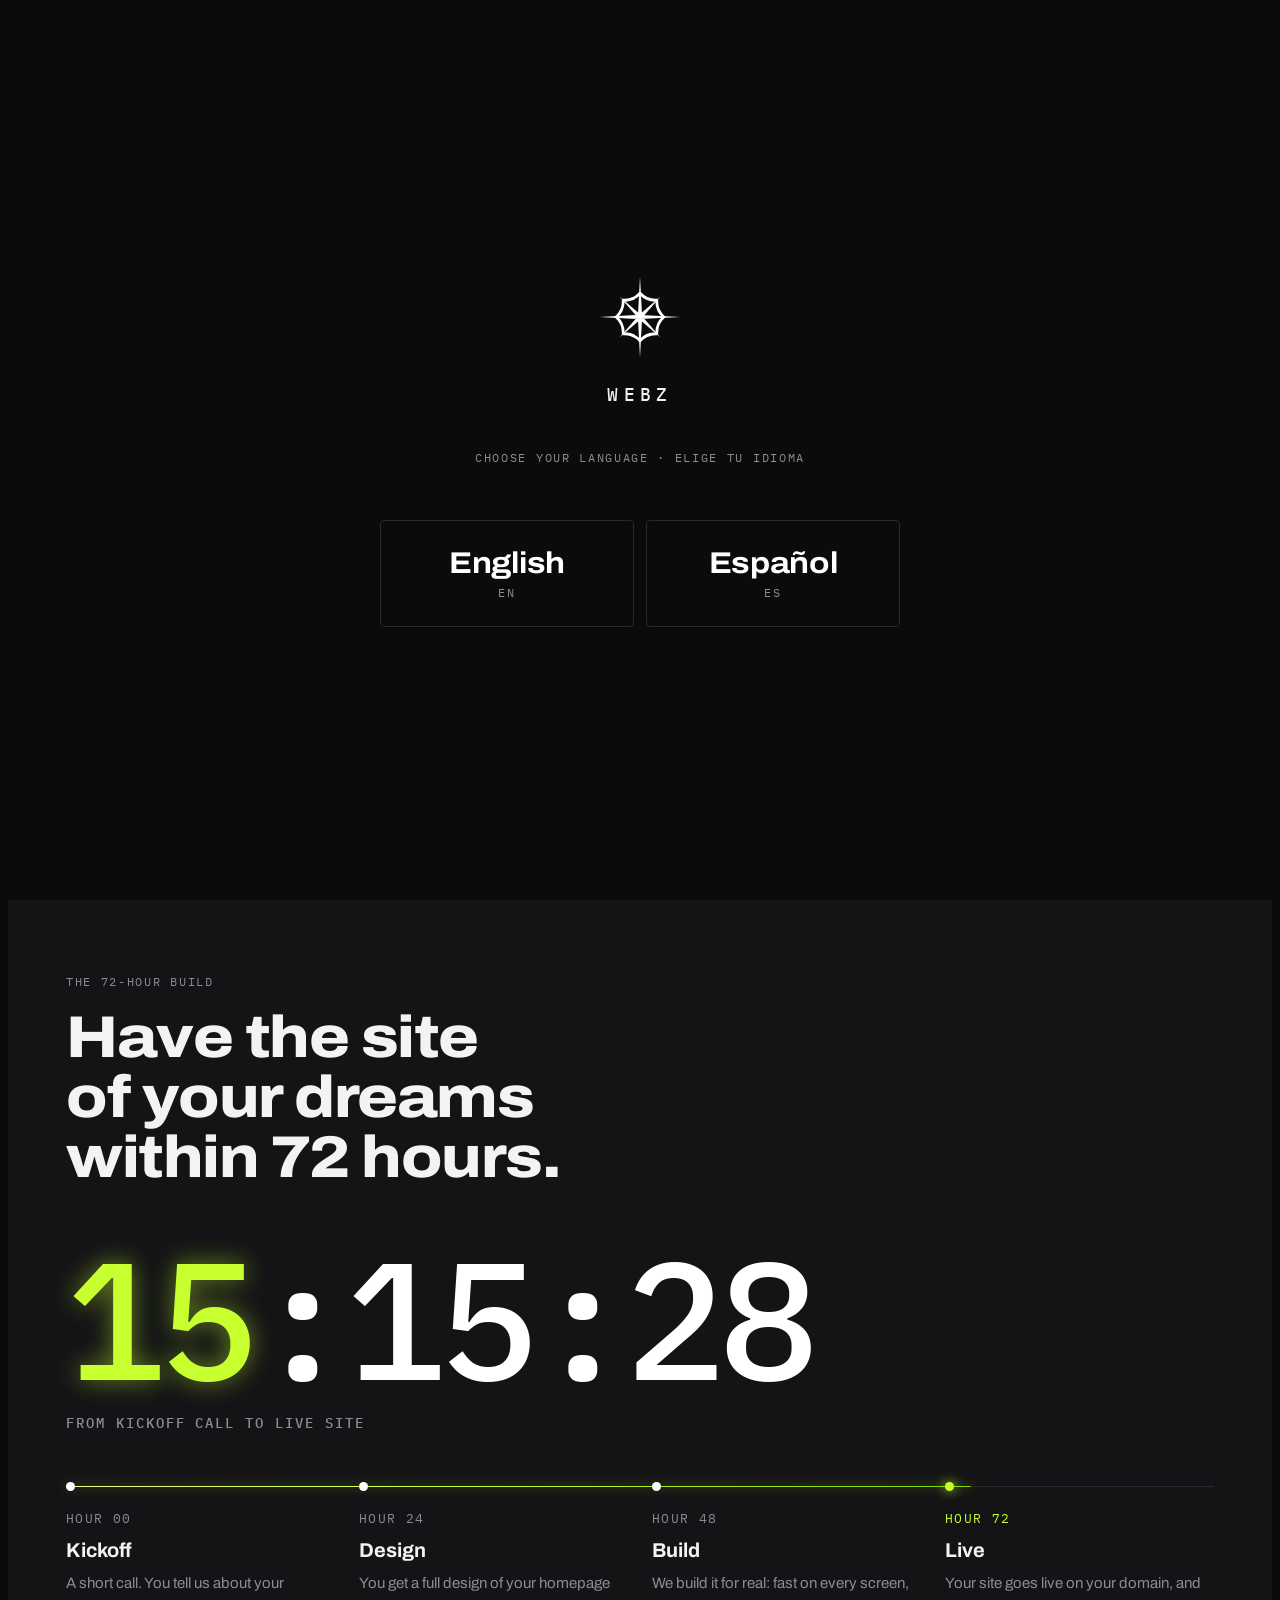
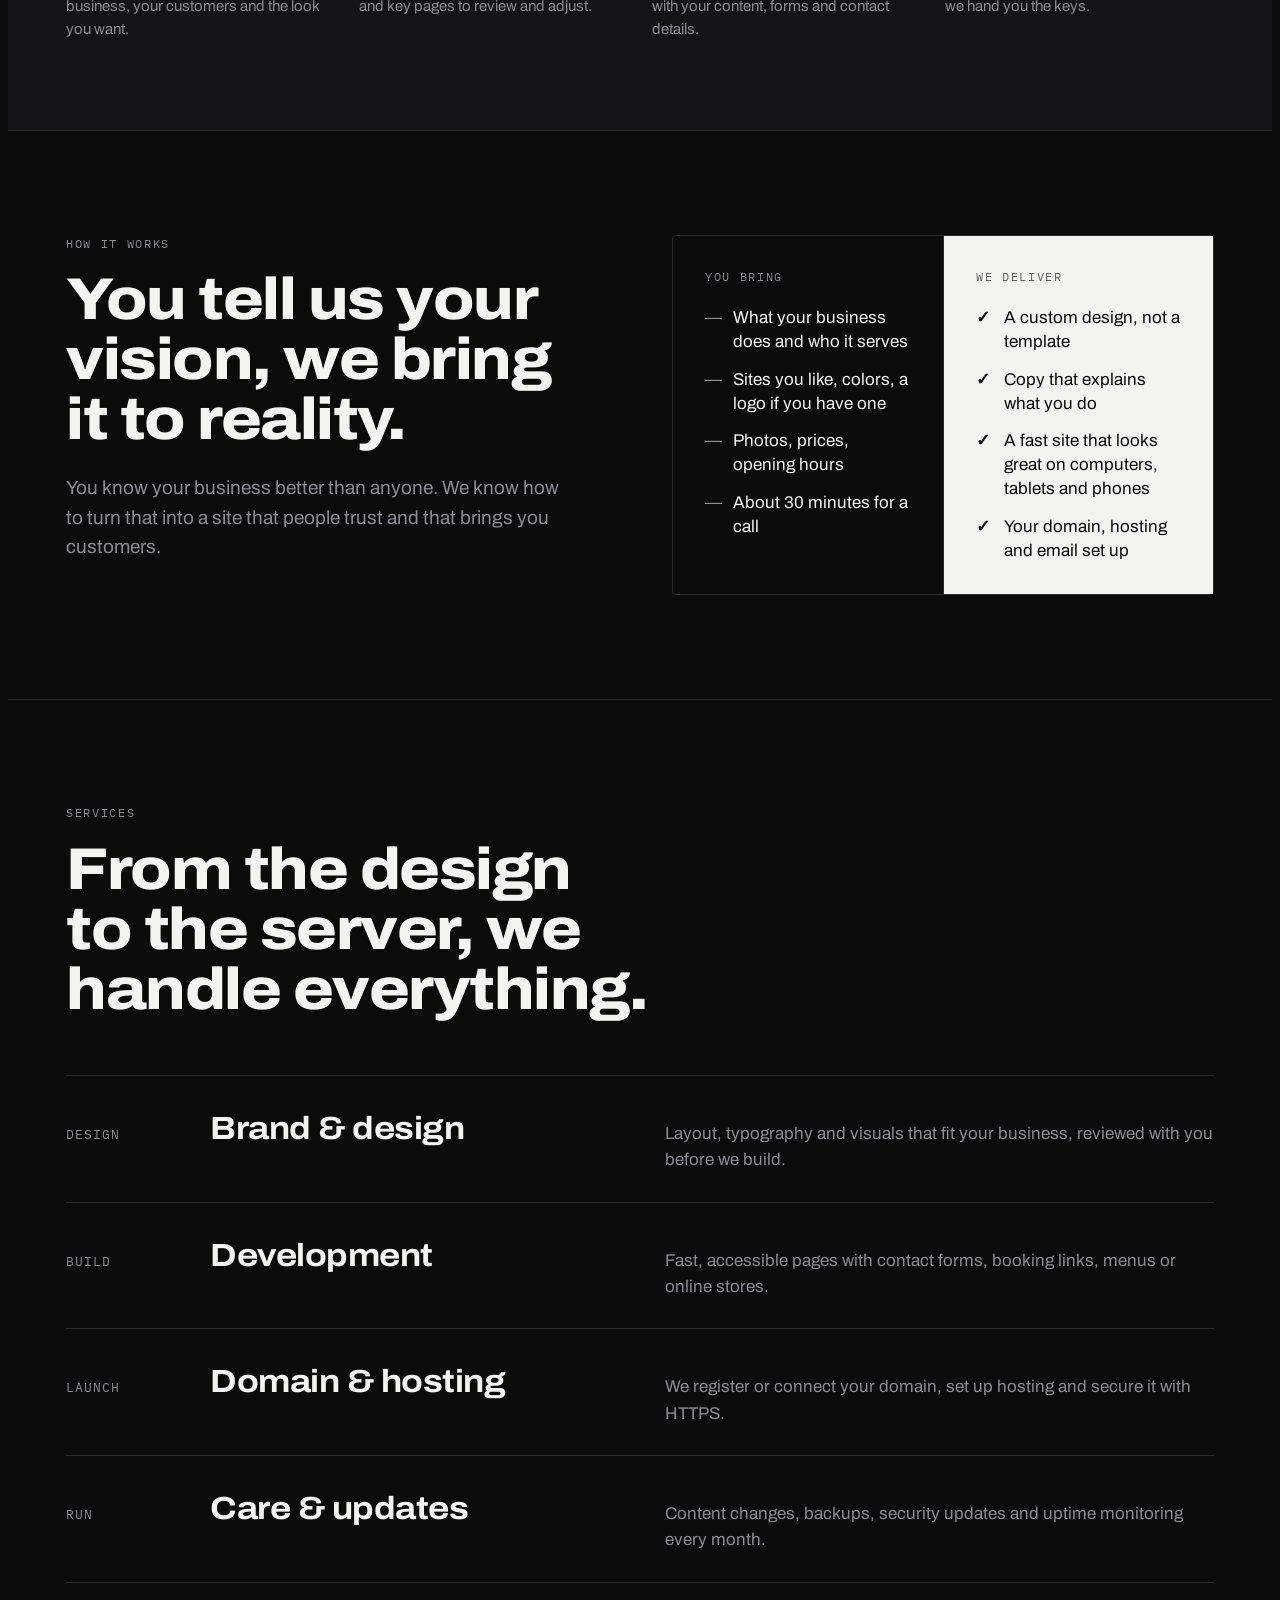
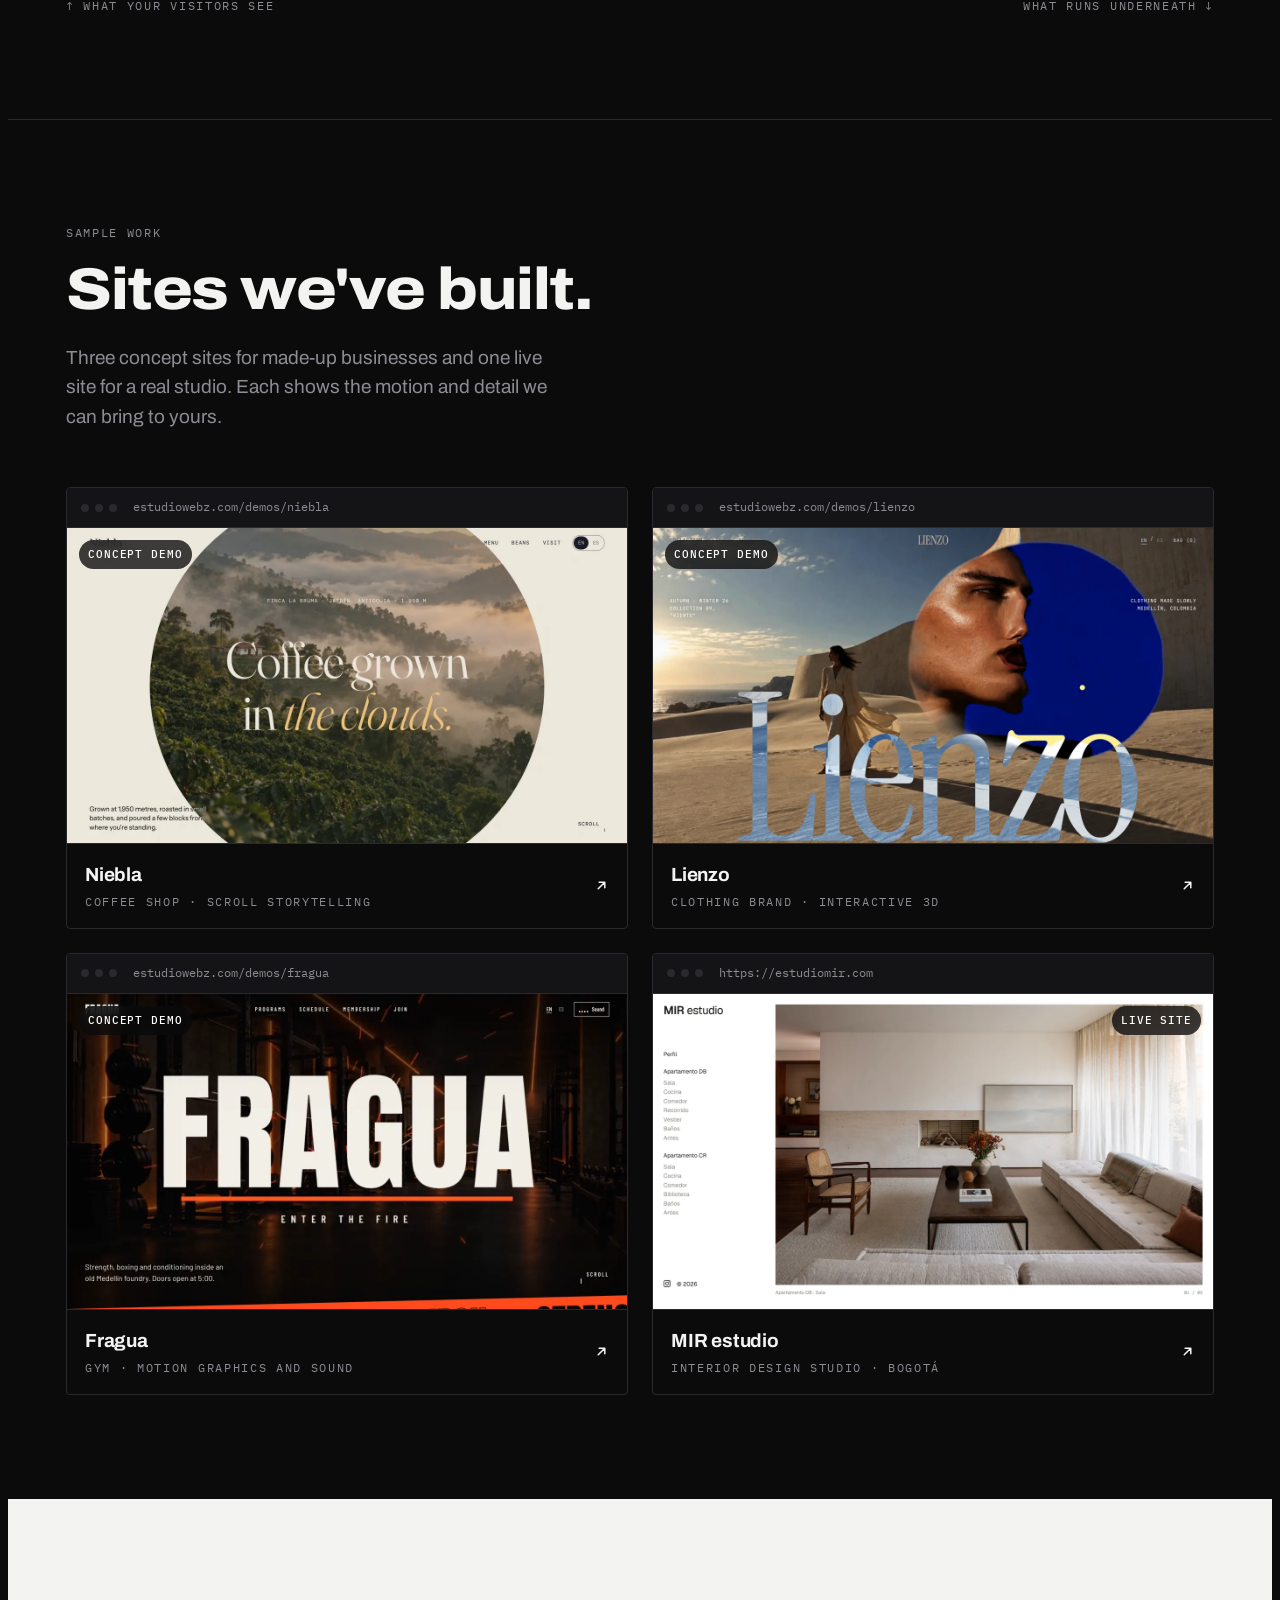
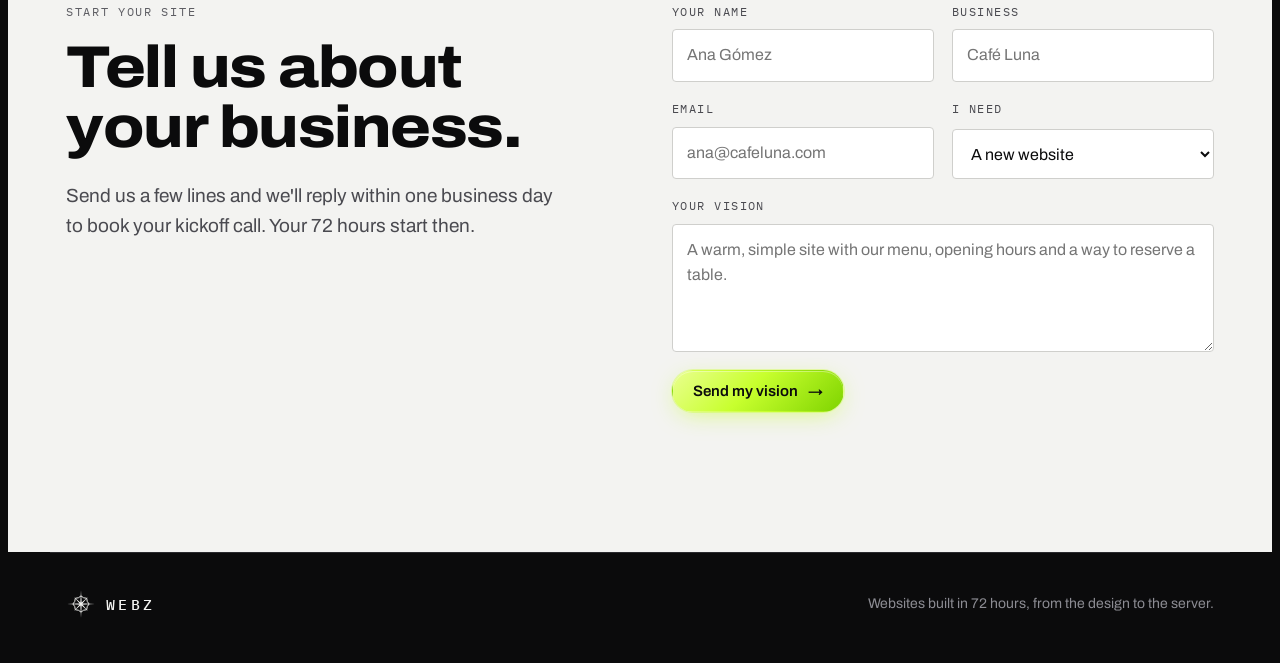
<file: index.html>
<!doctype html>
<html lang="en">
<head>
<meta charset="utf-8">
<meta name="viewport" content="width=device-width, initial-scale=1, viewport-fit=cover">
<title>Webz</title>
<meta name="description" content="Webz builds fast, bilingual websites for small businesses. Sitios web bilingües para pequeños negocios.">
<link rel="canonical" href="https://estudiowebz.com/">
<meta property="og:title" content="Webz">
<meta property="og:url" content="https://estudiowebz.com/">
<meta property="og:type" content="website">
<link rel="preconnect" href="https://fonts.googleapis.com">
<link rel="preconnect" href="https://fonts.gstatic.com" crossorigin>
<link rel="stylesheet" href="https://fonts.googleapis.com/css2?family=Archivo:wdth,wght@62..125,300..900&family=IBM+Plex+Mono:wght@400;500&display=swap">
<style>
/* Layout: one strict monochrome sheet. Wide-set display type, mono labels like the sketch, the web mark as the only image. Dark by design, like the brand sketch. */
:root {
  --ink: #0b0b0c;
  --ink-2: #141416;
  --line: #2a2a2e;
  --mute: #8c8c93;
  --paper: #f3f3f1;
  --white: #ffffff;
  --display: "Archivo", "Helvetica Neue", Arial, sans-serif;
  --body: "Archivo", "Helvetica Neue", Arial, sans-serif;
  --mono: "IBM Plex Mono", ui-monospace, "SF Mono", Menlo, monospace;
  --gutter: max(16px, env(safe-area-inset-left, 0px));
  --gutter-r: max(16px, env(safe-area-inset-right, 0px));
  color-scheme: dark;
}
* { box-sizing: border-box; }
html { scroll-behavior: smooth; }
body {
  background: var(--ink);
  color: var(--paper);
  font-family: var(--body);
  font-size: 17px;
  line-height: 1.55;
  -webkit-font-smoothing: antialiased;
}
body::before { content: ""; position: fixed; inset: 0 0 auto; height: env(safe-area-inset-top, 0px); z-index: 10; background: var(--ink); }
a { color: inherit; }
:focus-visible { outline: 2px solid var(--white); outline-offset: 3px; }

.wrap {
  max-width: 1180px;
  margin: 0 auto;
  padding-left: var(--gutter);
  padding-right: var(--gutter-r);
}
.label {
  font-family: var(--mono);
  font-size: 12px;
  letter-spacing: 0.14em;
  text-transform: uppercase;
  color: var(--mute);
}

/* Nav */
header.nav {
  position: sticky;
  top: env(safe-area-inset-top, 0px);
  z-index: 5;
  background: color-mix(in srgb, var(--ink) 88%, transparent);
  backdrop-filter: blur(10px);
  -webkit-backdrop-filter: blur(10px);
  border-bottom: 1px solid var(--line);
}
.nav .wrap { display: flex; align-items: center; justify-content: space-between; gap: 16px; padding-block: 14px; }
.brand { display: flex; align-items: center; gap: 10px; text-decoration: none; }
.brand svg { width: 30px; height: 30px; }
.brand span { font-family: var(--mono); font-weight: 500; letter-spacing: 0.22em; font-size: 15px; }
.nav nav { display: flex; align-items: center; gap: 24px; }
.nav nav a.link { text-decoration: none; font-size: 15px; color: var(--mute); transition: color .2s; }
.nav nav a.link:hover { color: var(--white); }
.btn {
  display: inline-flex; align-items: center; gap: 10px;
  font-family: var(--body); font-weight: 600; font-size: 15px;
  text-decoration: none; cursor: pointer;
  padding: 12px 20px; border-radius: 999px;
  background: var(--white); color: var(--ink);
  border: 1px solid var(--white);
  transition: background .2s, color .2s;
}
.btn:hover { background: transparent; color: var(--white); }
.btn.ghost { background: transparent; color: var(--white); border-color: var(--line); }
.btn.ghost:hover { border-color: var(--white); }
.btn .arrow { transition: transform .2s; }
.btn:hover .arrow { transform: translateX(3px); }

/* Hero */
.hero .wrap {
  display: grid;
  grid-template-columns: minmax(0, 1.25fr) minmax(0, 1fr);
  align-items: center;
  gap: 48px;
  padding-block: 88px 96px;
}
.hero h1 {
  font-family: var(--display);
  font-stretch: 112%;
  font-weight: 800;
  font-size: clamp(42px, 6.4vw, 84px);
  line-height: 0.98;
  letter-spacing: -0.03em;
  margin: 18px 0 0;
  text-wrap: balance;
}
.hero h1 em { font-style: normal; font-weight: 300; font-stretch: 100%; }
.hero p.lede { font-size: 20px; color: var(--mute); max-width: 34ch; margin: 28px 0 0; }
.hero .ctas { display: flex; flex-wrap: wrap; gap: 12px; margin-top: 36px; }
.mark { position: relative; aspect-ratio: 1; max-width: 100%; }
.mark svg { width: 100%; height: 100%; display: block; }
.mark .ring { fill: none; stroke: var(--white); stroke-width: 1.7; stroke-linejoin: round; }
.mark .spokes { fill: var(--white); }
.mark .guide { fill: none; stroke: var(--line); stroke-width: .25; }
@media (prefers-reduced-motion: no-preference) {
  .mark .ring { stroke-dasharray: 260; stroke-dashoffset: 0; animation: spin-in 1.6s cubic-bezier(.6,.05,.2,1) both .5s; }
  .mark .spokes path { transform-origin: 50px 50px; animation: grow .9s cubic-bezier(.3,.7,.2,1) both; }
  .mark .spokes path:nth-child(1) { animation-delay: .00s } .mark .spokes path:nth-child(2) { animation-delay: .06s }
  .mark .spokes path:nth-child(3) { animation-delay: .12s } .mark .spokes path:nth-child(4) { animation-delay: .18s }
  .mark .spokes path:nth-child(5) { animation-delay: .24s } .mark .spokes path:nth-child(6) { animation-delay: .30s }
  .mark .spokes path:nth-child(7) { animation-delay: .36s } .mark .spokes path:nth-child(8) { animation-delay: .42s }
  .mark .whole { transform-origin: 50px 50px; animation: drift 60s linear infinite 2.2s; }
}
@keyframes grow { from { transform: scale(.15); } to { transform: scale(1); } }
@keyframes spin-in { from { stroke-dashoffset: 260; } to { stroke-dashoffset: 0; } }
@keyframes drift { to { transform: rotate(360deg); } }

/* Clock band */
.clock { border-top: 1px solid var(--line); border-bottom: 1px solid var(--line); background: var(--ink-2); }
.clock .wrap { padding-block: 88px; }
.clock h2, .section h2 {
  font-family: var(--display); font-stretch: 112%; font-weight: 800;
  font-size: clamp(32px, 4.6vw, 60px); line-height: 1.02; letter-spacing: -0.025em;
  margin: 16px 0 0; max-width: 18ch; text-wrap: balance;
}
.timer {
  font-family: var(--mono); font-weight: 500;
  font-size: clamp(56px, 13vw, 168px); line-height: 1; letter-spacing: -0.04em;
  font-variant-numeric: tabular-nums;
  margin: 48px 0 0; color: var(--white);
}
.timer small { font-size: 14px; letter-spacing: .14em; color: var(--mute); display: block; margin-top: 14px; text-transform: uppercase; }
.track { position: relative; margin-top: 56px; }
.track .bar { height: 1px; background: var(--line); position: relative; }
.track .bar i { position: absolute; inset: 0 auto 0 0; width: 100%; background: var(--white); transform-origin: left; }
.stops { display: grid; grid-template-columns: repeat(4, minmax(0, 1fr)); gap: 24px; margin-top: 0; }
.stop { padding-top: 22px; position: relative; min-width: 0; }
.stop::before { content: ""; position: absolute; top: -5px; left: 0; width: 9px; height: 9px; border-radius: 50%; background: var(--white); }
.stop .h { font-family: var(--mono); font-size: 13px; letter-spacing: .1em; color: var(--mute); }
.stop h3 { font-size: 20px; font-weight: 700; margin: 6px 0 6px; }
.stop p { margin: 0; color: var(--mute); font-size: 15px; }

/* Sections */
.section .wrap { padding-block: 104px; }
.split { display: grid; grid-template-columns: minmax(0, 1fr) minmax(0, 1fr); gap: 64px; align-items: start; }
.section .intro { color: var(--mute); font-size: 19px; max-width: 46ch; margin: 24px 0 0; }

.vision { display: grid; grid-template-columns: minmax(0, 1fr) minmax(0, 1fr); border: 1px solid var(--line); border-radius: 4px; }
.vision > div { padding: 32px; min-width: 0; }
.vision > div + div { border-left: 1px solid var(--line); background: var(--paper); color: var(--ink); }
.vision > div + div .label { color: #5d5d63; }
.vision ul { list-style: none; padding: 0; margin: 20px 0 0; display: grid; gap: 14px; }
.vision li { font-size: 17px; line-height: 1.4; display: grid; grid-template-columns: 18px minmax(0, 1fr); gap: 10px; }
.vision li::before { content: "—"; color: var(--mute); }
.vision > div + div li::before { content: "✓"; color: var(--ink); font-weight: 700; }

/* Stack */
.stack { margin-top: 56px; border-top: 1px solid var(--line); }
.layer {
  display: grid; grid-template-columns: 120px minmax(0, 1.1fr) minmax(0, 1.4fr);
  gap: 24px; padding-block: 28px; border-bottom: 1px solid var(--line);
  align-items: baseline; transition: background .25s, padding .25s;
}
.layer:hover { background: var(--ink-2); }
.layer .lvl { font-family: var(--mono); font-size: 13px; color: var(--mute); letter-spacing: .08em; }
.layer h3 { font-family: var(--display); font-stretch: 112%; font-weight: 700; font-size: clamp(22px, 2.6vw, 32px); margin: 0; letter-spacing: -0.015em; }
.layer p { margin: 0; color: var(--mute); }
.stack-caption { display: flex; justify-content: space-between; margin-top: 14px; }


/* Sample work */
.work { margin-top: 56px; display: grid; grid-template-columns: repeat(2, minmax(0, 1fr)); gap: 24px; }
@media (max-width: 760px) { .work { grid-template-columns: minmax(0, 1fr); } }
.site { display: grid; text-decoration: none; border: 1px solid var(--line); border-radius: 4px; overflow: hidden; transition: border-color .2s; }
.site:hover { border-color: var(--white); }
.site .chrome { display: flex; align-items: center; gap: 6px; padding: 10px 14px; border-bottom: 1px solid var(--line); background: var(--ink-2); }
.site .chrome i { width: 8px; height: 8px; border-radius: 50%; background: var(--line); }
.site .chrome span { margin-left: 10px; font-family: var(--mono); font-size: 12px; color: var(--mute); }
.site .face { aspect-ratio: 16 / 9; max-width: 100%; display: grid; place-items: center; font-family: var(--display); font-stretch: 112%; font-weight: 800; font-size: clamp(26px, 3.4vw, 40px); letter-spacing: -0.02em; background: var(--ink); }
.site .meta { display: flex; justify-content: space-between; align-items: center; gap: 12px; padding: 16px 18px; border-top: 1px solid var(--line); }
.site .meta span:last-child { transition: transform .2s; }
.site:hover .meta span:last-child { transform: translate(3px, -3px); }
.site .shot { position: relative; overflow: hidden; }
.site .shot img { display: block; width: 100%; height: 100%; object-fit: cover; transition: transform .9s cubic-bezier(.16, 1, .3, 1); }
.site:hover .shot img, .site:focus-visible .shot img { transform: scale(1.045); }
.site .tag { position: absolute; left: 12px; top: 12px; padding: 6px 9px; border-radius: 999px; background: rgba(11,11,12,.78); color: var(--white); font-family: var(--mono); font-size: 11px; letter-spacing: .08em; text-transform: uppercase; -webkit-backdrop-filter: blur(8px); backdrop-filter: blur(8px); }
.site .meta .out { flex: none; }
.site .who { min-width: 0; }
.site .tag { font-weight: 500; font-stretch: 100%; }
.site .tag.end { left: auto; right: 12px; }
.site .who b { display: block; font-family: var(--display); font-weight: 700; font-size: 19px; letter-spacing: -0.01em; margin-bottom: 4px; }
@media (prefers-reduced-motion: reduce) { .site .shot img { transition: none; } }
.site .out { display: inline-flex; }

/* Language gate + switch */
.gate {
  position: fixed; inset: 0; z-index: 50;
  background: var(--ink);
  display: grid; place-items: center;
  padding: max(24px, env(safe-area-inset-top, 0px)) max(16px, env(safe-area-inset-right, 0px)) max(24px, env(safe-area-inset-bottom, 0px)) max(16px, env(safe-area-inset-left, 0px));
}
.gate .inner { display: grid; justify-items: center; gap: 28px; text-align: center; width: min(520px, 100%); }
.gate svg { width: 88px; height: 88px; color: var(--white); }
.gate .word { font-family: var(--mono); font-weight: 500; letter-spacing: .3em; font-size: 18px; margin-top: -8px; }
.gate .choices { display: grid; grid-template-columns: minmax(0, 1fr) minmax(0, 1fr); gap: 12px; width: 100%; margin-top: 12px; }
.gate button {
  font-family: var(--display); font-stretch: 112%; font-weight: 700; font-size: clamp(22px, 4vw, 30px); letter-spacing: -0.01em;
  padding: 26px 16px; border-radius: 4px; cursor: pointer;
  background: transparent; color: var(--white); border: 1px solid var(--line);
  display: grid; gap: 6px; transition: background .2s, color .2s, border-color .2s;
}
.gate button small { font-family: var(--mono); font-weight: 400; font-size: 12px; letter-spacing: .14em; color: var(--mute); font-stretch: 100%; }
.gate button:hover { background: var(--white); color: var(--ink); border-color: var(--white); }
.gate button:hover small { color: #5d5d63; }
@media (prefers-reduced-motion: no-preference) {
  .gate .inner { animation: rise .7s cubic-bezier(.3,.7,.2,1) both; }
  .gate.leaving { animation: fade .45s ease both; }
}
@keyframes rise { from { opacity: 0; transform: translateY(12px); } to { opacity: 1; transform: none; } }
@keyframes fade { to { opacity: 0; visibility: hidden; } }
body.gated { overflow: hidden; }
.lang { display: inline-flex; border: 1px solid var(--line); border-radius: 999px; padding: 3px; gap: 2px; }
.lang button { font-family: var(--mono); font-size: 12px; letter-spacing: .1em; padding: 6px 10px; border-radius: 999px; border: 0; background: transparent; color: var(--mute); cursor: pointer; }
.lang button[aria-pressed="true"] { background: var(--white); color: var(--ink); }

/* Contact */
.contact { background: var(--paper); color: var(--ink); }
.contact .label { color: #5d5d63; }
.contact .intro { color: #4a4a50; }
.contact h2 { color: var(--ink); }
form { display: grid; gap: 18px; }
.row { display: grid; grid-template-columns: minmax(0, 1fr) minmax(0, 1fr); gap: 18px; }
.field { display: grid; gap: 8px; min-width: 0; }
.field label { font-family: var(--mono); font-size: 12px; letter-spacing: .12em; text-transform: uppercase; color: #4a4a50; }
.field input, .field select, .field textarea {
  font: inherit; font-size: 16px; color: var(--ink);
  background: var(--white); border: 1px solid #cfcfcc; border-radius: 4px;
  padding: 13px 14px; width: 100%; color-scheme: light;
}
.field textarea { min-height: 128px; resize: vertical; }
.field input:focus, .field select:focus, .field textarea:focus { outline: 2px solid var(--ink); outline-offset: 0; border-color: var(--ink); }
.contact .btn { background: var(--ink); color: var(--paper); border-color: var(--ink); justify-self: start; }
.contact .btn:disabled { opacity: .5; cursor: progress; }
.contact .btn:hover { background: transparent; color: var(--ink); }
.contact :focus-visible { outline-color: var(--ink); }
.contact .call { margin-top: 32px; padding-top: 24px; border-top: 1px solid #d6d6da; max-width: 46ch; }
.contact .call p { margin: 0 0 16px; color: #4a4a50; }
.contact .btn.ghost { background: transparent; color: var(--ink); border-color: var(--ink); }
.contact .btn.ghost:hover { background: var(--ink); color: var(--paper); }
.note { font-family: var(--mono); font-size: 13px; color: #4a4a50; min-height: 1.4em; margin: 0; }

footer .wrap { display: flex; flex-wrap: wrap; justify-content: space-between; align-items: center; gap: 16px; padding-block: 36px; border-top: 1px solid var(--line); }
footer p { margin: 0; color: var(--mute); font-size: 14px; }

/* Accent: one shiny lime, used sparingly. Black and white stay the base. */
:root {
  --acc: #c8ff2e; --acc-hi: #e9ff8f; --acc-lo: #7fd400; --acc-rgb: 200, 255, 46;
  --shine: linear-gradient(135deg, var(--acc-hi) 0%, var(--acc) 45%, var(--acc-lo) 100%);
}
.btn:not(.ghost), .contact .btn:not(.ghost) {
  background: var(--shine); color: var(--ink); border-color: transparent;
  box-shadow: 0 0 0 1px rgba(var(--acc-rgb), .35), 0 6px 24px -6px rgba(var(--acc-rgb), .65), inset 0 1px 0 rgba(255, 255, 255, .35);
  transition: filter .2s, box-shadow .2s;
}
.btn:not(.ghost):hover, .contact .btn:not(.ghost):hover {
  background: var(--shine); color: var(--ink); filter: brightness(1.08);
  box-shadow: 0 0 0 1px rgba(var(--acc-rgb), .5), 0 8px 34px -4px rgba(var(--acc-rgb), .85), inset 0 1px 0 rgba(255, 255, 255, .4);
}
.btn.ghost:hover { border-color: var(--acc); color: var(--acc); }
.contact .btn.ghost:hover { color: var(--paper); border-color: var(--ink); }
.hl { background: var(--shine); -webkit-background-clip: text; background-clip: text; color: transparent; filter: drop-shadow(0 0 18px rgba(var(--acc-rgb), .35)); }
.hero .label::before { content: ""; display: inline-block; width: 7px; height: 7px; border-radius: 50%; background: var(--acc); box-shadow: 0 0 10px rgba(var(--acc-rgb), .9); margin-right: 10px; vertical-align: 1px; }
.lang button[aria-pressed="true"] { background: var(--acc); color: var(--ink); }
.track .bar i { background: var(--shine); box-shadow: 0 0 12px rgba(var(--acc-rgb), .8); }
.stop:last-child::before { background: var(--acc); box-shadow: 0 0 12px rgba(var(--acc-rgb), .9); }
.stop:last-child .h { color: var(--acc); }
.timer .tick { color: var(--acc); text-shadow: 0 0 24px rgba(var(--acc-rgb), .5); }
.layer { position: relative; }
.layer::before { content: ""; position: absolute; left: -16px; top: 0; bottom: 0; width: 3px; background: var(--shine); box-shadow: 0 0 12px rgba(var(--acc-rgb), .8); opacity: 0; transition: opacity .25s; }
.layer:hover::before { opacity: 1; }
.layer .lvl { transition: color .25s; }
.layer:hover .lvl { color: var(--acc); }
.site:hover { border-color: var(--acc); box-shadow: 0 0 0 1px var(--acc), 0 0 36px -8px rgba(var(--acc-rgb), .7); }
.site:hover .meta span:last-child { color: var(--acc); }
.gate button:hover { box-shadow: 0 0 28px -6px rgba(var(--acc-rgb), .6); }
/* The language screen sets display:grid, which beat the hidden attribute and kept it on screen. */
.gate[hidden] { display: none; }

@media (max-width: 860px) {
  .hero .wrap { grid-template-columns: minmax(0, 1fr); padding-block: 56px 72px; }
  .hero .mark { order: -1; width: min(240px, 60vw); }
  .split { grid-template-columns: minmax(0, 1fr); gap: 40px; }
  .stops { grid-template-columns: repeat(2, minmax(0, 1fr)); row-gap: 36px; }
  .track .bar { display: none; }
  .stop { border-top: 1px solid var(--line); }
  .layer { grid-template-columns: minmax(0, 1fr); gap: 8px; }
  .nav nav a.link { display: none; }
  .nav nav { gap: 10px; }
  .nav .btn { padding: 10px 14px; font-size: 14px; }
}
@media (max-width: 560px) {
  .vision { grid-template-columns: minmax(0, 1fr); }
  .vision > div + div { border-left: 0; border-top: 1px solid var(--line); }
  .row { grid-template-columns: minmax(0, 1fr); }
  .stops { grid-template-columns: minmax(0, 1fr); }
  .section .wrap, .clock .wrap { padding-block: 72px; }
}
</style>

<svg width="0" height="0" style="position:absolute" aria-hidden="true">
  <defs>
    <symbol id="web" viewBox="0 0 100 100">
      <path d="M50.00 23.00 Q57.65 31.54 69.09 30.91 Q68.46 42.35 77.00 50.00 Q68.46 57.65 69.09 69.09 Q57.65 68.46 50.00 77.00 Q42.35 68.46 30.91 69.09 Q31.54 57.65 23.00 50.00 Q31.54 42.35 30.91 30.91 Q42.35 31.54 50.00 23.00 Z" fill="none" stroke="currentColor" stroke-width="3.2" stroke-linejoin="round"/>
      <path fill="currentColor" d="M52.4 50 L50 4 L47.6 50 Z M51.7 51.7 L73.33 26.67 L48.3 48.3 Z M50 52.4 L96 50 L50 47.6 Z M48.3 51.7 L73.33 73.33 L51.7 48.3 Z M47.6 50 L50 96 L52.4 50 Z M48.3 48.3 L26.67 73.33 L51.7 51.7 Z M50 47.6 L4 50 L50 52.4 Z M51.7 48.3 L26.67 26.67 L48.3 51.7 Z"/>
    </symbol>
  </defs>
</svg>

<div class="gate" id="gate" role="dialog" aria-modal="true" aria-labelledby="gate-title" hidden>
  <div class="inner">
    <svg aria-hidden="true"><use href="#web"/></svg>
    <div class="word">WEBZ</div>
    <p class="label" id="gate-title">Choose your language · Elige tu idioma</p>
    <div class="choices">
      <button type="button" data-pick="en">English<small>EN</small></button>
      <button type="button" data-pick="es">Español<small>ES</small></button>
    </div>
  </div>
</div>
</head>
<body>
<header class="nav">
  <div class="wrap">
    <a class="brand" href="#top" aria-label="Webz home">
      <svg aria-hidden="true"><use href="#web"/></svg>
      <span>WEBZ</span>
    </a>
    <nav aria-label="Main">
      <a class="link" href="#process">72 hours</a>
      <a class="link" href="#how">How it works</a>
      <a class="link" href="#services">Services</a>
      <a class="link" href="#work">Sample work</a>
      <div class="lang" role="group" aria-label="Language / Idioma">
        <button type="button" data-lang="en" aria-pressed="true">EN</button>
        <button type="button" data-lang="es" aria-pressed="false">ES</button>
      </div>
      <a class="btn" href="#start">Start your site</a>
    </nav>
  </div>
</header>

<main id="top">
  <section class="hero">
    <div class="wrap">
      <div>
        <div class="label">Websites for businesses</div>
        <h1>A great business deserves <span class="hl">a great website.</span></h1>
        <p class="lede">We help you build yours, from the first sketch to launch day.</p>
        <div class="ctas">
          <a class="btn" href="#start">Tell us your vision <span class="arrow" aria-hidden="true">→</span></a>
          <a class="btn ghost" href="#process">See the 72-hour plan</a>
        </div>
      </div>
      <div class="mark" aria-hidden="true">
        <svg viewBox="0 0 100 100">
          <g class="whole">
            <circle class="guide" cx="50" cy="50" r="46"/>
            <circle class="guide" cx="50" cy="50" r="36"/>
            <g class="spokes">
              <path d="M51.60 50.00 L50.00 4.00 L48.40 50.00 Z"/>
              <path d="M51.13 51.13 L73.33 26.67 L48.87 48.87 Z"/>
              <path d="M50.00 51.60 L96.00 50.00 L50.00 48.40 Z"/>
              <path d="M48.87 51.13 L73.33 73.33 L51.13 48.87 Z"/>
              <path d="M48.40 50.00 L50.00 96.00 L51.60 50.00 Z"/>
              <path d="M48.87 48.87 L26.67 73.33 L51.13 51.13 Z"/>
              <path d="M50.00 48.40 L4.00 50.00 L50.00 51.60 Z"/>
              <path d="M51.13 48.87 L26.67 26.67 L48.87 51.13 Z"/>
            </g>
            <path class="ring" d="M50.00 23.00 Q57.65 31.54 69.09 30.91 Q68.46 42.35 77.00 50.00 Q68.46 57.65 69.09 69.09 Q57.65 68.46 50.00 77.00 Q42.35 68.46 30.91 69.09 Q31.54 57.65 23.00 50.00 Q31.54 42.35 30.91 30.91 Q42.35 31.54 50.00 23.00 Z"/>
          </g>
        </svg>
      </div>
    </div>
  </section>

  <section class="clock" id="process">
    <div class="wrap">
      <div class="label">The 72-hour build</div>
      <h2>Have the site of your dreams within 72 hours.</h2>
      <div class="timer" id="timer" aria-label="72 hours"><span class="tick">72</span>:00:00<small>From kickoff call to live site</small></div>
      <div class="track">
        <div class="bar"><i id="bar"></i></div>
        <div class="stops">
          <div class="stop"><div class="h">HOUR 00</div><h3>Kickoff</h3><p>A short call. You tell us about your business, your customers and the look you want.</p></div>
          <div class="stop"><div class="h">HOUR 24</div><h3>Design</h3><p>You get a full design of your homepage and key pages to review and adjust.</p></div>
          <div class="stop"><div class="h">HOUR 48</div><h3>Build</h3><p>We build it for real: fast on every screen, with your content, forms and contact details.</p></div>
          <div class="stop"><div class="h">HOUR 72</div><h3>Live</h3><p>Your site goes live on your domain, and we hand you the keys.</p></div>
        </div>
      </div>
    </div>
  </section>

  <section class="section" id="how">
    <div class="wrap split">
      <div>
        <div class="label">How it works</div>
        <h2>You tell us your vision, we bring it to reality.</h2>
        <p class="intro">You know your business better than anyone. We know how to turn that into a site that people trust and that brings you customers.</p>
      </div>
      <div class="vision">
        <div>
          <div class="label">You bring</div>
          <ul>
            <li>What your business does and who it serves</li>
            <li>Sites you like, colors, a logo if you have one</li>
            <li>Photos, prices, opening hours</li>
            <li>About 30 minutes for a call</li>
          </ul>
        </div>
        <div>
          <div class="label">We deliver</div>
          <ul>
            <li>A custom design, not a template</li>
            <li>Copy that explains what you do</li>
            <li>A fast site that looks great on computers, tablets and phones</li>
            <li>Your domain, hosting and email set up</li>
          </ul>
        </div>
      </div>
    </div>
  </section>

  <section class="section" id="services" style="border-top:1px solid var(--line)">
    <div class="wrap">
      <div class="label">Services</div>
      <h2>From the design to the server, we handle everything.</h2>
      <div class="stack">
        <div class="layer"><span class="lvl">DESIGN</span><h3>Brand &amp; design</h3><p>Layout, typography and visuals that fit your business, reviewed with you before we build.</p></div>
        <div class="layer"><span class="lvl">BUILD</span><h3>Development</h3><p>Fast, accessible pages with contact forms, booking links, menus or online stores.</p></div>
        <div class="layer"><span class="lvl">LAUNCH</span><h3>Domain &amp; hosting</h3><p>We register or connect your domain, set up hosting and secure it with HTTPS.</p></div>
        <div class="layer"><span class="lvl">RUN</span><h3>Care &amp; updates</h3><p>Content changes, backups, security updates and uptime monitoring every month.</p></div>
      </div>
      <div class="stack-caption"><span class="label">↑ What your visitors see</span><span class="label">What runs underneath ↓</span></div>
    </div>
  </section>

  <section class="section" id="work" style="border-top:1px solid var(--line)">
    <div class="wrap">
      <div class="label">Sample work</div>
      <h2>Sites we've built.</h2>
      <p class="intro">Three concept sites for made-up businesses and one live site for a real studio. Each shows the motion and detail we can bring to yours.</p>
      <div class="work">
        <a class="site" href="demos/niebla/" data-demo="niebla">
          <div class="chrome" aria-hidden="true"><i></i><i></i><i></i><span>estudiowebz.com/demos/niebla</span></div>
          <div class="face shot"><img src="demos/thumbs/niebla-en.webp" width="1280" height="720" loading="lazy" alt="Niebla, a concept site for a coffee shop" data-alt-es="Niebla, un sitio concepto para una cafetería"><span class="tag">Concept demo</span></div>
          <div class="meta"><div class="who"><b>Niebla</b><div class="label">Coffee shop · Scroll storytelling</div></div><span aria-hidden="true" class="out"><svg viewBox="0 0 16 16" width="15" height="15" fill="none" stroke="currentColor" stroke-width="1.6" stroke-linecap="round" stroke-linejoin="round"><path d="M4.5 11.5 L11.5 4.5 M5.5 4.5 H11.5 V10.5"/></svg></span></div>
        </a>
        <a class="site" href="demos/lienzo/" data-demo="lienzo">
          <div class="chrome" aria-hidden="true"><i></i><i></i><i></i><span>estudiowebz.com/demos/lienzo</span></div>
          <div class="face shot"><img src="demos/thumbs/lienzo-en.webp" width="1280" height="720" loading="lazy" alt="Lienzo, a concept site for a clothing brand" data-alt-es="Lienzo, un sitio concepto para una marca de ropa"><span class="tag">Concept demo</span></div>
          <div class="meta"><div class="who"><b>Lienzo</b><div class="label">Clothing brand · Interactive 3D</div></div><span aria-hidden="true" class="out"><svg viewBox="0 0 16 16" width="15" height="15" fill="none" stroke="currentColor" stroke-width="1.6" stroke-linecap="round" stroke-linejoin="round"><path d="M4.5 11.5 L11.5 4.5 M5.5 4.5 H11.5 V10.5"/></svg></span></div>
        </a>
        <a class="site" href="demos/fragua/" data-demo="fragua">
          <div class="chrome" aria-hidden="true"><i></i><i></i><i></i><span>estudiowebz.com/demos/fragua</span></div>
          <div class="face shot"><img src="demos/thumbs/fragua-en.webp" width="1280" height="720" loading="lazy" alt="Fragua, a concept site for a gym" data-alt-es="Fragua, un sitio concepto para un gimnasio"><span class="tag">Concept demo</span></div>
          <div class="meta"><div class="who"><b>Fragua</b><div class="label">Gym · Motion graphics and sound</div></div><span aria-hidden="true" class="out"><svg viewBox="0 0 16 16" width="15" height="15" fill="none" stroke="currentColor" stroke-width="1.6" stroke-linecap="round" stroke-linejoin="round"><path d="M4.5 11.5 L11.5 4.5 M5.5 4.5 H11.5 V10.5"/></svg></span></div>
        </a>
        <a class="site" href="https://estudiomir.com" target="_blank" rel="noopener">
          <div class="chrome" aria-hidden="true"><i></i><i></i><i></i><span>https://estudiomir.com</span></div>
          <div class="face shot"><img src="demos/thumbs/estudiomir.webp" width="1280" height="720" loading="lazy" alt="MIR estudio, an interior design studio in Bogotá" data-alt-es="MIR estudio, un estudio de diseño interior en Bogotá"><span class="tag end">Live site</span></div>
          <div class="meta"><div class="who"><b>MIR estudio</b><div class="label">Interior design studio · Bogotá</div></div><span aria-hidden="true" class="out"><svg viewBox="0 0 16 16" width="15" height="15" fill="none" stroke="currentColor" stroke-width="1.6" stroke-linecap="round" stroke-linejoin="round"><path d="M4.5 11.5 L11.5 4.5 M5.5 4.5 H11.5 V10.5"/></svg></span></div>
        </a>
      </div>
    </div>
  </section>

  <section class="section contact" id="start">
    <div class="wrap split">
      <div>
        <div class="label">Start your site</div>
        <h2>Tell us about your business.</h2>
        <p class="intro">Send us a few lines and we'll reply within one business day to book your kickoff call. Your 72 hours start then.</p>
        <div class="call" id="call" hidden>
          <p>Prefer to talk first? Pick a time for a free 20-minute video call.</p>
          <a class="btn ghost" id="book" href="#start" target="_blank" rel="noopener">Book a call <span class="arrow" aria-hidden="true">→</span></a>
        </div>
      </div>
      <form id="lead" novalidate>
        <div class="row">
          <div class="field"><label for="f-name">Your name</label><input id="f-name" name="name" autocomplete="name" placeholder="Ana Gómez" required></div>
          <div class="field"><label for="f-biz">Business</label><input id="f-biz" name="business" autocomplete="organization" placeholder="Café Luna"></div>
        </div>
        <div class="row">
          <div class="field"><label for="f-email">Email</label><input id="f-email" name="email" type="email" autocomplete="email" placeholder="ana@cafeluna.com" required></div>
          <div class="field"><label for="f-need">I need</label>
            <select id="f-need" name="need">
              <option>A new website</option>
              <option>A redesign of my current site</option>
              <option>Someone to run my existing site</option>
              <option>Not sure yet</option>
            </select>
          </div>
        </div>
        <div class="field"><label for="f-msg">Your vision</label><textarea id="f-msg" name="message" placeholder="A warm, simple site with our menu, opening hours and a way to reserve a table."></textarea></div>
        <input type="text" name="_honey" tabindex="-1" autocomplete="off" aria-hidden="true" style="position:absolute;left:-9999px;width:1px;height:1px;opacity:0">
        <button class="btn" type="submit">Send my vision <span class="arrow" aria-hidden="true">→</span></button>
        <p class="note" id="note" role="status"></p>
      </form>
    </div>
  </section>
</main>

<footer>
  <div class="wrap">
    <a class="brand" href="#top" aria-label="Webz home"><svg aria-hidden="true"><use href="#web"/></svg><span>WEBZ</span></a>
    <p>Websites built in 72 hours, from the design to the server.</p>
  </div>
</footer>

<script>
(function () {
  // Spanish copy, keyed by the English text on the page.
  var ES = {
    "72 hours": "72 horas",
    "How it works": "Cómo funciona",
    "Services": "Servicios",
    "Sample work": "Nuestro trabajo",
    "Start your site": "Empieza tu sitio",
    "Websites for businesses": "Sitios web para negocios",
    "A great business deserves": "Un gran negocio merece",
    "a great website.": "un gran sitio web.",
    "We help you build yours, from the first sketch to launch day.": "Te ayudamos a construir el tuyo, desde el primer boceto hasta el día del lanzamiento.",
    "Tell us your vision": "Cuéntanos tu visión",
    "See the 72-hour plan": "Ver el plan de 72 horas",
    "The 72-hour build": "Tu sitio en 72 horas",
    "Have the site of your dreams within 72 hours.": "Ten el sitio de tus sueños en 72 horas.",
    "From kickoff call to live site": "De la primera llamada al sitio en línea",
    "Your site is live": "Tu sitio está en línea",
    "HOUR 00": "HORA 00", "HOUR 24": "HORA 24", "HOUR 48": "HORA 48", "HOUR 72": "HORA 72",
    "Kickoff": "Inicio",
    "A short call. You tell us about your business, your customers and the look you want.": "Una llamada corta. Nos cuentas sobre tu negocio, tus clientes y el estilo que quieres.",
    "Design": "Diseño",
    "You get a full design of your homepage and key pages to review and adjust.": "Recibes el diseño completo de tu página principal y tus páginas clave para revisarlo y ajustarlo.",
    "Build": "Construcción",
    "We build it for real: fast on every screen, with your content, forms and contact details.": "Lo construimos de verdad: rápido en cualquier pantalla, con tu contenido, formularios y datos de contacto.",
    "Live": "En línea",
    "Your site goes live on your domain, and we hand you the keys.": "Tu sitio se publica en tu dominio y te entregamos las llaves.",
    "You tell us your vision, we bring it to reality.": "Tú nos cuentas tu visión, nosotros la hacemos realidad.",
    "You know your business better than anyone. We know how to turn that into a site that people trust and that brings you customers.": "Nadie conoce tu negocio mejor que tú. Nosotros sabemos convertir eso en un sitio que genera confianza y te trae clientes.",
    "You bring": "Tú traes",
    "What your business does and who it serves": "Qué hace tu negocio y a quién atiende",
    "Sites you like, colors, a logo if you have one": "Sitios que te gustan, colores y tu logo si ya tienes uno",
    "Photos, prices, opening hours": "Fotos, precios y horarios",
    "About 30 minutes for a call": "Unos 30 minutos para una llamada",
    "We deliver": "Nosotros entregamos",
    "A custom design, not a template": "Un diseño a la medida, no una plantilla",
    "Copy that explains what you do": "Textos que explican lo que haces",
    "A fast site that looks great on computers, tablets and phones": "Un sitio rápido que se ve muy bien en computadores, tablets y celulares",
    "Your domain, hosting and email set up": "Tu dominio, hosting y correo configurados",
    "From the design to the server, we handle everything.": "Del diseño al servidor, nos encargamos de todo.",
    "DESIGN": "DISEÑO", "BUILD": "DESARROLLO", "LAUNCH": "LANZAMIENTO", "RUN": "OPERACIÓN",
    "Brand & design": "Marca y diseño",
    "Layout, typography and visuals that fit your business, reviewed with you before we build.": "Diseño, tipografía y elementos visuales hechos para tu negocio, revisados contigo antes de construir.",
    "Development": "Desarrollo",
    "Fast, accessible pages with contact forms, booking links, menus or online stores.": "Páginas rápidas y accesibles con formularios de contacto, reservas, menús o tiendas en línea.",
    "Domain & hosting": "Dominio y hosting",
    "We register or connect your domain, set up hosting and secure it with HTTPS.": "Registramos o conectamos tu dominio, configuramos el hosting y lo protegemos con HTTPS.",
    "Care & updates": "Soporte y actualizaciones",
    "Content changes, backups, security updates and uptime monitoring every month.": "Cambios de contenido, copias de seguridad, actualizaciones de seguridad y monitoreo cada mes.",
    "↑ What your visitors see": "↑ Lo que ven tus visitantes",
    "What runs underneath ↓": "Lo que funciona por debajo ↓",
    "Sites we've built.": "Sitios que hemos creado.",
    "Visit the live site": "Visitar el sitio",
    "Three concept sites for made-up businesses and one live site for a real studio. Each shows the motion and detail we can bring to yours.": "Tres sitios concepto para negocios inventados y un sitio en línea para un estudio real. Cada uno muestra el movimiento y el detalle que podemos darle al tuyo.",
    "Concept demo": "Demo concepto",
    "Live site": "Sitio en línea",
    "Interior design studio · Bogotá": "Estudio de diseño interior · Bogotá",
    "Coffee shop · Scroll storytelling": "Cafetería · Historia que avanza con el scroll",
    "Clothing brand · Interactive 3D": "Marca de ropa · 3D interactivo",
    "Gym · Motion graphics and sound": "Gimnasio · Animación y sonido",
    "Tell us about your business.": "Cuéntanos sobre tu negocio.",
    "Send us a few lines and we'll reply within one business day to book your kickoff call. Your 72 hours start then.": "Escríbenos unas líneas y te responderemos en un día hábil para agendar la llamada de inicio. Ahí empiezan tus 72 horas.",
    "Prefer to talk first? Pick a time for a free 20-minute video call.": "¿Prefieres hablar primero? Elige un horario para una videollamada gratis de 20 minutos.",
    "Book a call": "Agenda una llamada",
    "Your name": "Tu nombre",
    "Business": "Negocio",
    "Email": "Correo",
    "I need": "Necesito",
    "A new website": "Un sitio web nuevo",
    "A redesign of my current site": "Rediseñar mi sitio actual",
    "Someone to run my existing site": "Alguien que administre mi sitio actual",
    "Not sure yet": "Aún no estoy seguro",
    "Your vision": "Tu visión",
    "A warm, simple site with our menu, opening hours and a way to reserve a table.": "Un sitio cálido y sencillo con nuestro menú, horarios y una forma de reservar mesa.",
    "Send my vision": "Enviar mi visión",
    "Websites built in 72 hours, from the design to the server.": "Sitios web listos en 72 horas, del diseño al servidor.",
    "Add your name so we know who to reply to.": "Escribe tu nombre para saber a quién responder.",
    "Add an email address like name@business.com.": "Escribe un correo como nombre@negocio.com.",
    "Thanks": "Gracias",
    "Sending…": "Enviando…",
    "We got your message and will reply within one business day.": "Recibimos tu mensaje y te responderemos en un día hábil.",
    "We couldn't send your message. Please email us at": "No pudimos enviar tu mensaje. Escríbenos a"
  };
  var lang = 'en';
  window.webzT = function (en) { return lang === 'es' && ES[en] ? ES[en] : en; };

  var nodes = [];
  var walker = document.createTreeWalker(document.body, NodeFilter.SHOW_TEXT);
  for (var n; (n = walker.nextNode());) {
    var key = n.nodeValue.trim();
    if (ES[key] && !n.parentNode.closest('script, style, #timer')) nodes.push({ node: n, en: n.nodeValue, key: key });
  }
  var holders = Array.prototype.map.call(document.querySelectorAll('[placeholder]'), function (el) { return { el: el, en: el.getAttribute('placeholder') }; });

  function apply(next) {
    lang = next === 'es' ? 'es' : 'en';
    document.documentElement.lang = lang;
    nodes.forEach(function (x) { x.node.nodeValue = lang === 'es' ? x.en.replace(x.key, ES[x.key]) : x.en; });
    holders.forEach(function (x) { x.el.setAttribute('placeholder', webzT(x.en)); });
    var timer = document.getElementById('timer');
    var cap = timer.querySelector('small');
    if (cap) cap.textContent = webzT(timer.dataset.done ? 'Your site is live' : 'From kickoff call to live site');
    document.querySelectorAll('[data-lang]').forEach(function (b) { b.setAttribute('aria-pressed', String(b.dataset.lang === lang)); });
    document.querySelectorAll('[data-demo]').forEach(function (a) {
      a.href = 'demos/' + a.dataset.demo + '/?lang=' + lang;
      a.querySelector('img').src = 'demos/thumbs/' + a.dataset.demo + '-' + lang + '.webp';
    });
    document.querySelectorAll('.site img[data-alt-es]').forEach(function (img) {
      if (!img.dataset.altEn) img.dataset.altEn = img.alt;
      img.alt = lang === 'es' ? img.dataset.altEs : img.dataset.altEn;
    });
    try { localStorage.setItem('webz-lang', lang); } catch (e) {}
  }

  var gate = document.getElementById('gate');
  var saved = null;
  try { saved = localStorage.getItem('webz-lang'); } catch (e) {}
  var asked = new URLSearchParams(location.search).get('lang');
  if (asked === 'en' || asked === 'es') saved = asked;
  if (saved === 'en' || saved === 'es') {
    apply(saved);
  } else {
    gate.hidden = false;
    document.body.classList.add('gated');
  }
  gate.addEventListener('click', function (ev) {
    var b = ev.target.closest('[data-pick]');
    if (!b) return;
    apply(b.dataset.pick);
    document.body.classList.remove('gated');
    window.scrollTo({ top: 0, left: 0, behavior: 'instant' });
    if (window.matchMedia('(prefers-reduced-motion: reduce)').matches) { gate.hidden = true; return; }
    gate.classList.add('leaving');
    setTimeout(function () { gate.hidden = true; }, 460);
  });
  document.querySelectorAll('[data-lang]').forEach(function (b) {
    b.addEventListener('click', function () { apply(b.dataset.lang); });
  });
})();
</script>

<script>
(function () {
  var tr = window.webzT;
  // Count the 72-hour clock down once when the band comes into view.
  var timer = document.getElementById('timer');
  var bar = document.getElementById('bar');
  var reduce = window.matchMedia('(prefers-reduced-motion: reduce)').matches;
  function fmt(h) {
    var total = Math.round(h * 3600), hh = Math.floor(total / 3600), mm = Math.floor(total % 3600 / 60), ss = total % 60;
    return [hh, mm, ss].map(function (n) { return String(n).padStart(2, '0'); }).join(':');
  }
  function run() {
    var start = null, dur = 2600;
    function step(t) {
      if (!start) start = t;
      var k = Math.min(1, (t - start) / dur), e = 1 - Math.pow(1 - k, 3);
      var t = fmt(72 * (1 - e));
      timer.innerHTML = '<span class="tick">' + t.slice(0, 2) + '</span>' + t.slice(2) + '<small>' + tr('From kickoff call to live site') + '</small>'; timer.dataset.done = '';
      bar.style.transform = 'scaleX(' + e + ')';
      if (k < 1) requestAnimationFrame(step);
      else { timer.dataset.done = '1'; timer.innerHTML = '<span class="tick">00</span>:00:00<small>' + tr('Your site is live') + '</small>'; }
    }
    requestAnimationFrame(step);
  }
  if (!reduce && 'IntersectionObserver' in window) {
    var done = false;
    new IntersectionObserver(function (es, o) {
      if (!done && es[0].isIntersecting) { done = true; o.disconnect(); run(); }
    }, { threshold: 0.5 }).observe(timer);
  }

  // Form submissions are emailed to the Webz inbox through FormSubmit (formsubmit.co).
  var EMAIL = 'sites@estudiowebz.com';
  var INBOX = 'https://formsubmit.co/ajax/' + EMAIL;
  // Client call booking page (Google Calendar appointment schedule). The "Book a call"
  // block in the contact section stays hidden until this has a link.
  var BOOKING_URL = '';
  if (BOOKING_URL) {
    document.getElementById('book').href = BOOKING_URL;
    document.getElementById('call').hidden = false;
  }
  var form = document.getElementById('lead'), note = document.getElementById('note');
  form.addEventListener('submit', function (ev) {
    ev.preventDefault();
    var fn = document.getElementById('f-name'), fe = document.getElementById('f-email');
    var name = fn.value.trim(), email = fe.value.trim();
    if (!name) { note.textContent = tr('Add your name so we know who to reply to.'); fn.focus(); return; }
    if (!/^[^@\s]+@[^@\s]+\.[^@\s]+$/.test(email)) { note.textContent = tr('Add an email address like name@business.com.'); fe.focus(); return; }
    if (form.querySelector('[name=_honey]').value) return;
    var btn = form.querySelector('button[type=submit]');
    btn.disabled = true;
    note.textContent = tr('Sending…');
    fetch(INBOX, {
      method: 'POST',
      headers: { 'Content-Type': 'application/json', 'Accept': 'application/json' },
      body: JSON.stringify({
        _subject: 'New Webz request from ' + name,
        _template: 'table',
        name: name,
        business: document.getElementById('f-biz').value.trim(),
        email: email,
        need: document.getElementById('f-need').value,
        message: document.getElementById('f-msg').value.trim(),
        language: document.documentElement.lang === 'es' ? 'Español' : 'English'
      })
    }).then(function (r) {
      if (!r.ok) throw new Error(r.status);
      form.reset();
      note.textContent = tr('Thanks') + ', ' + name.split(' ')[0] + '. ' + tr("We got your message and will reply within one business day.");
    }).catch(function () {
      note.textContent = tr("We couldn't send your message. Please email us at") + ' ' + EMAIL;
    }).then(function () { btn.disabled = false; });
  });
})();
</script>
</body>
</html>
</file>
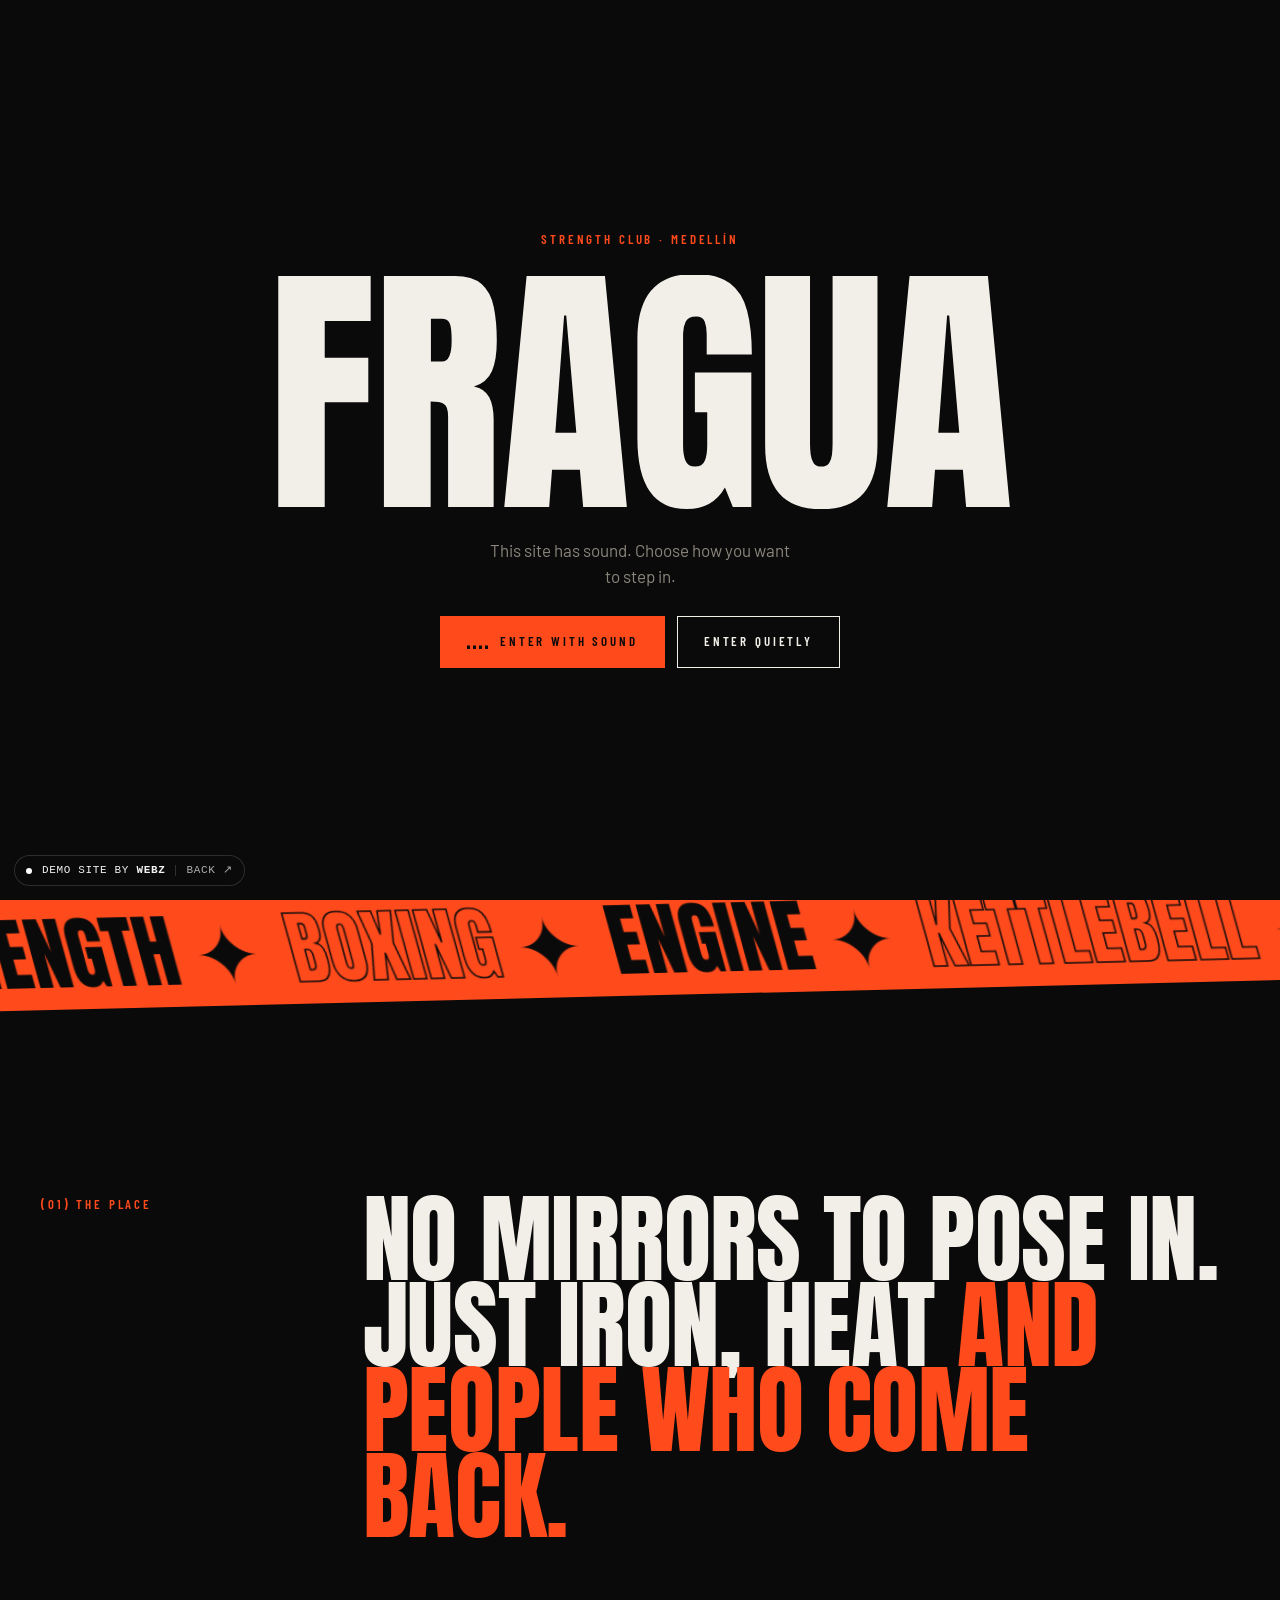
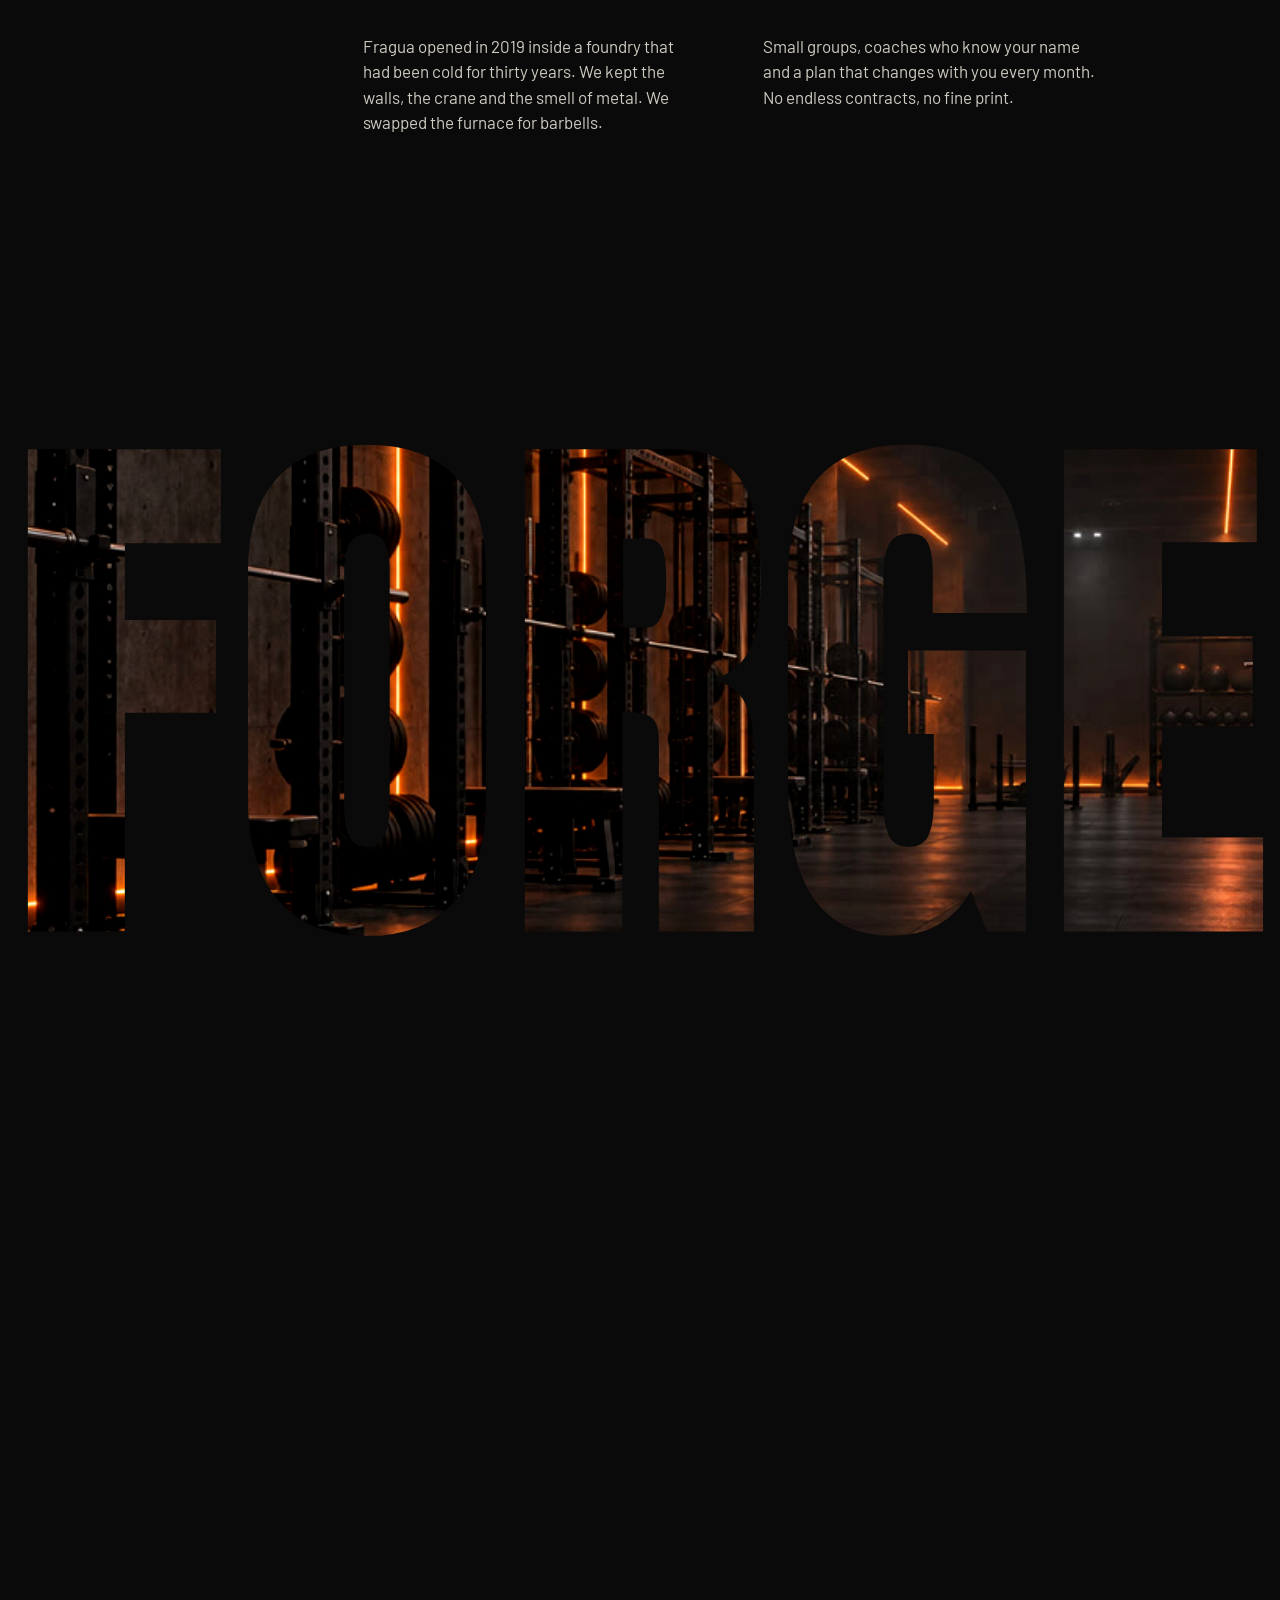
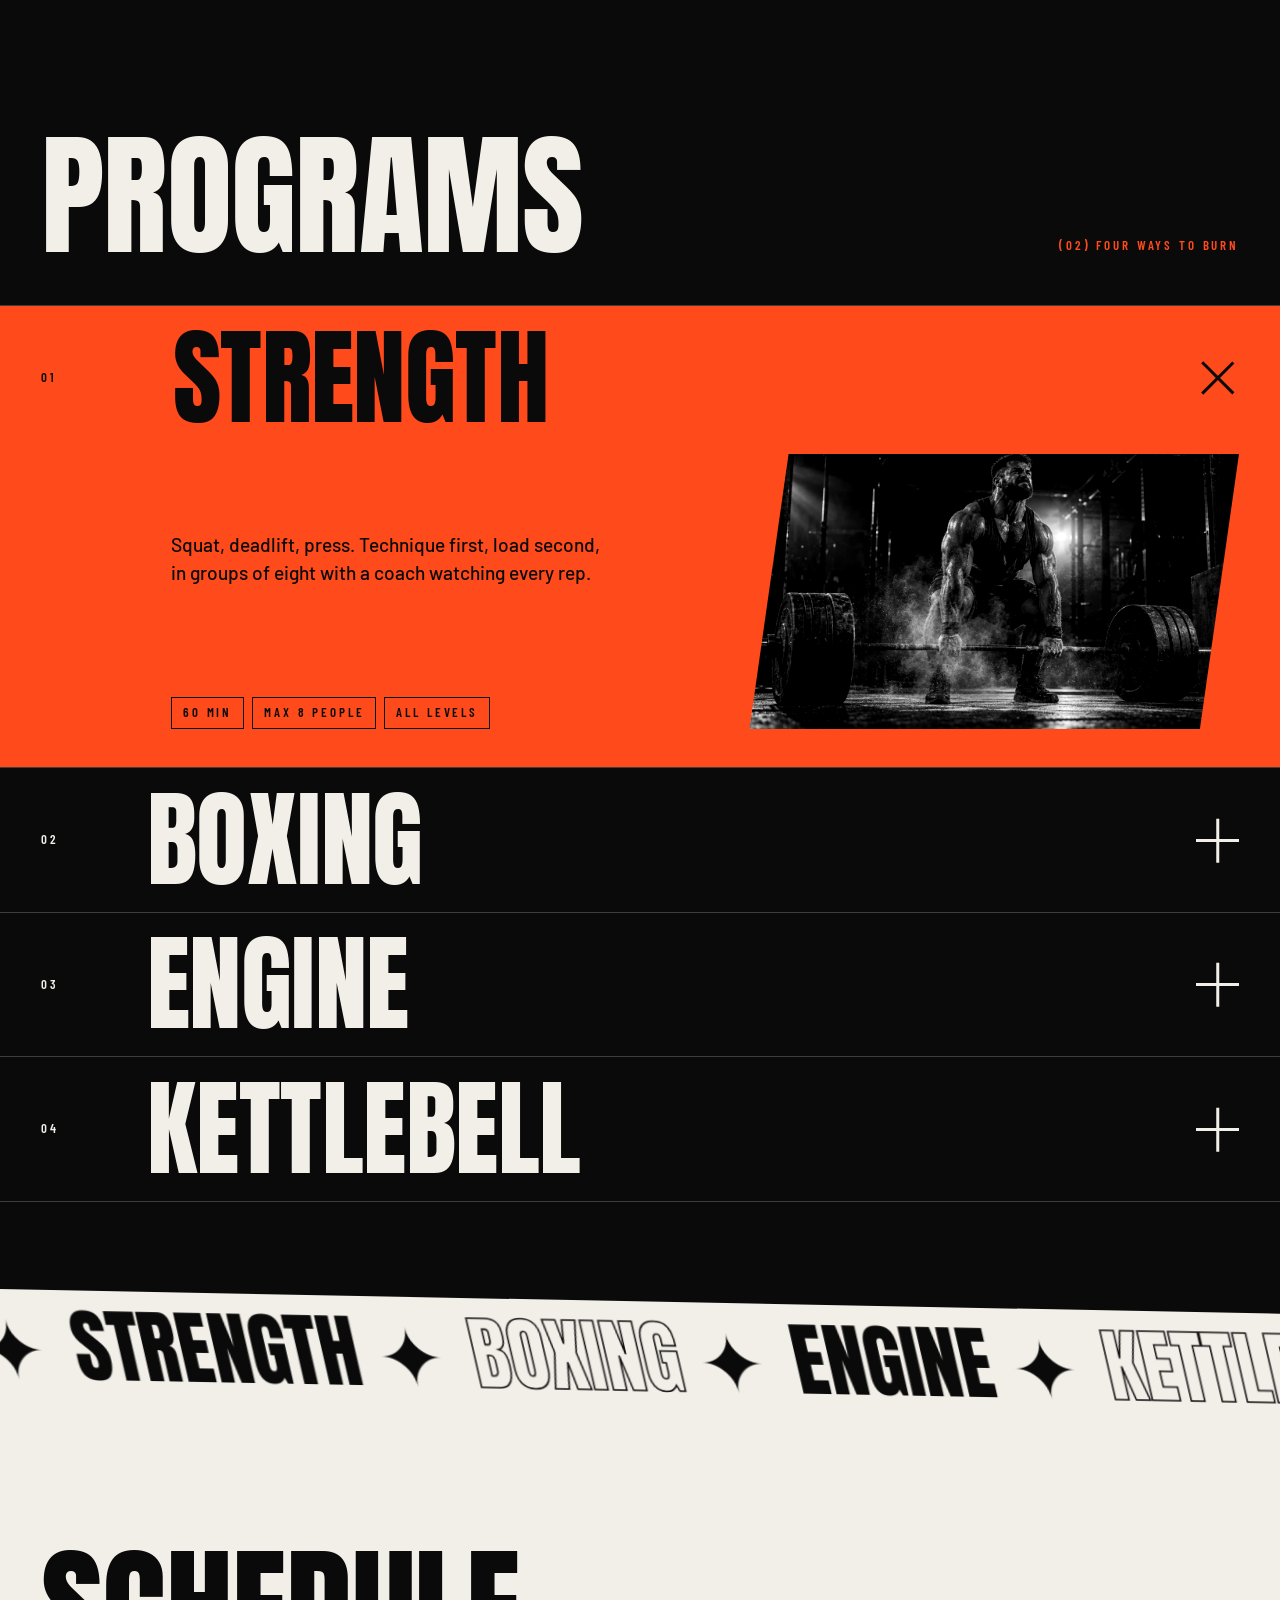
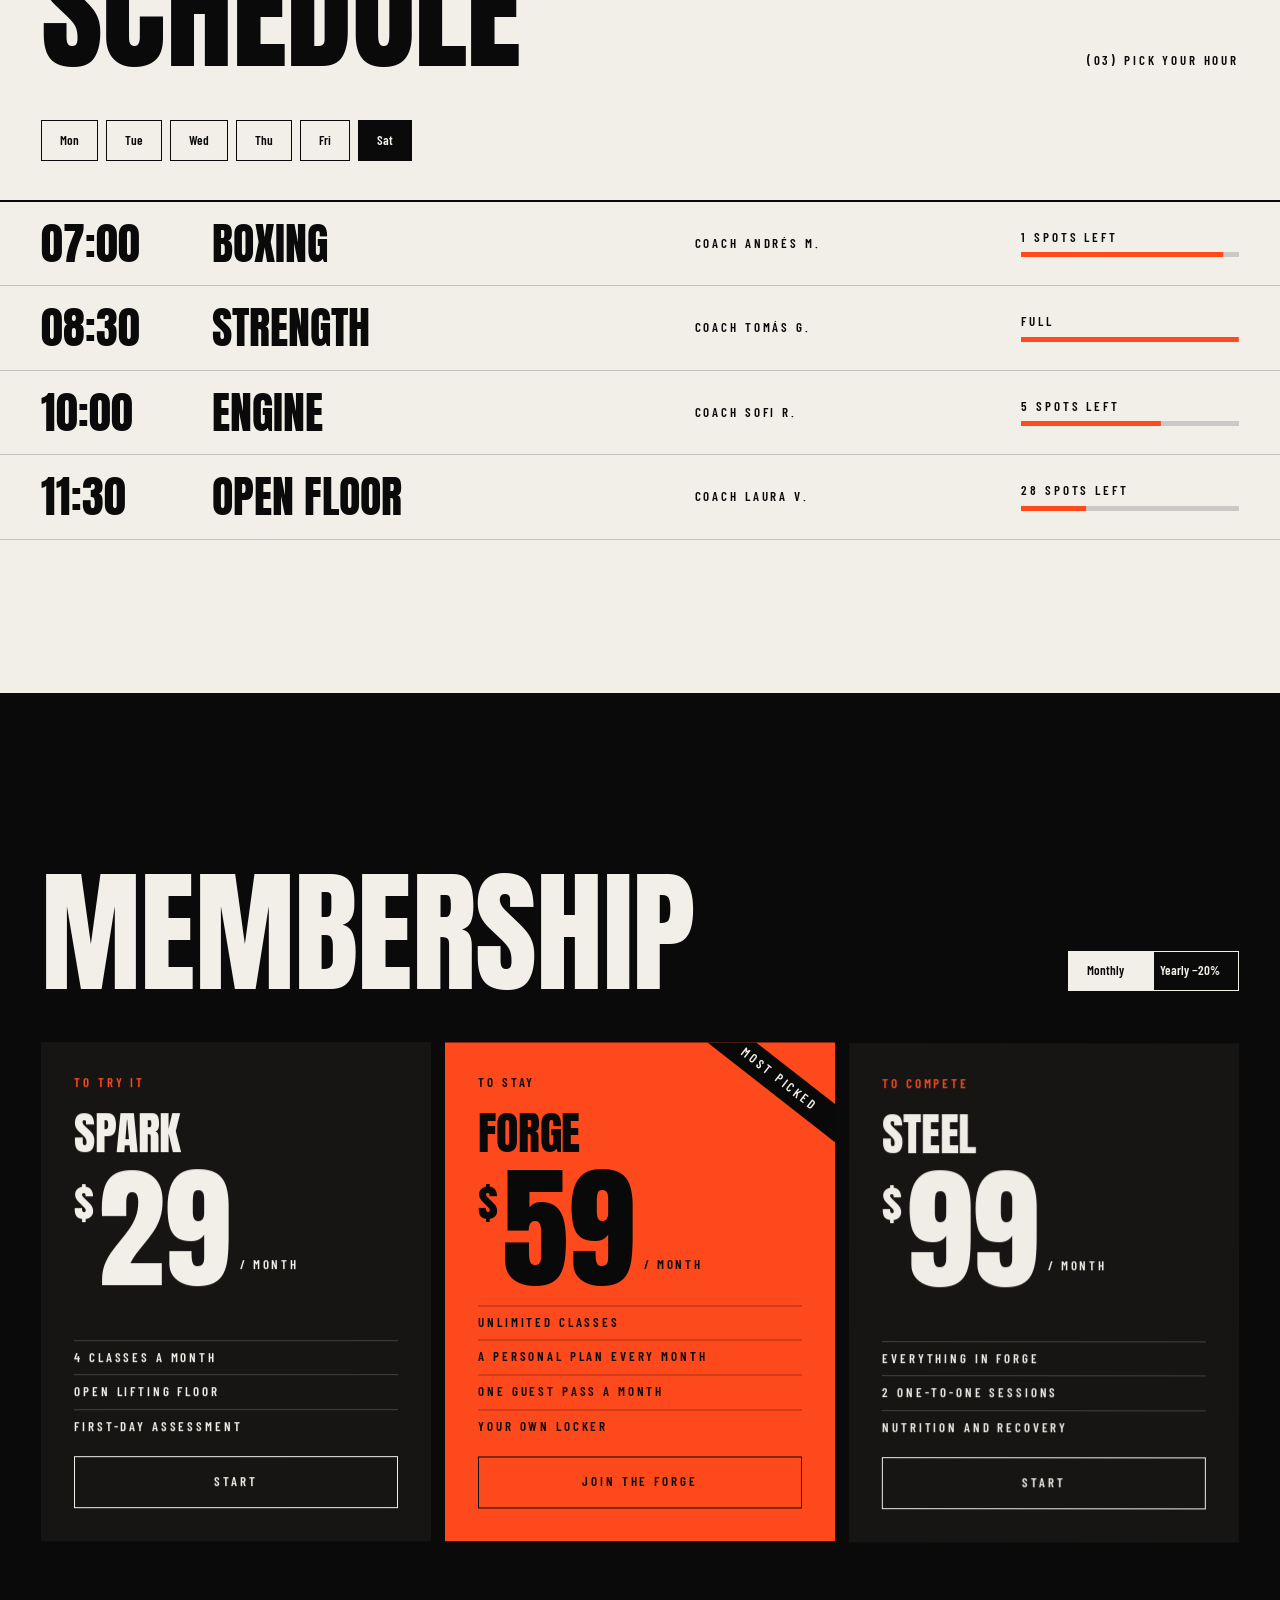
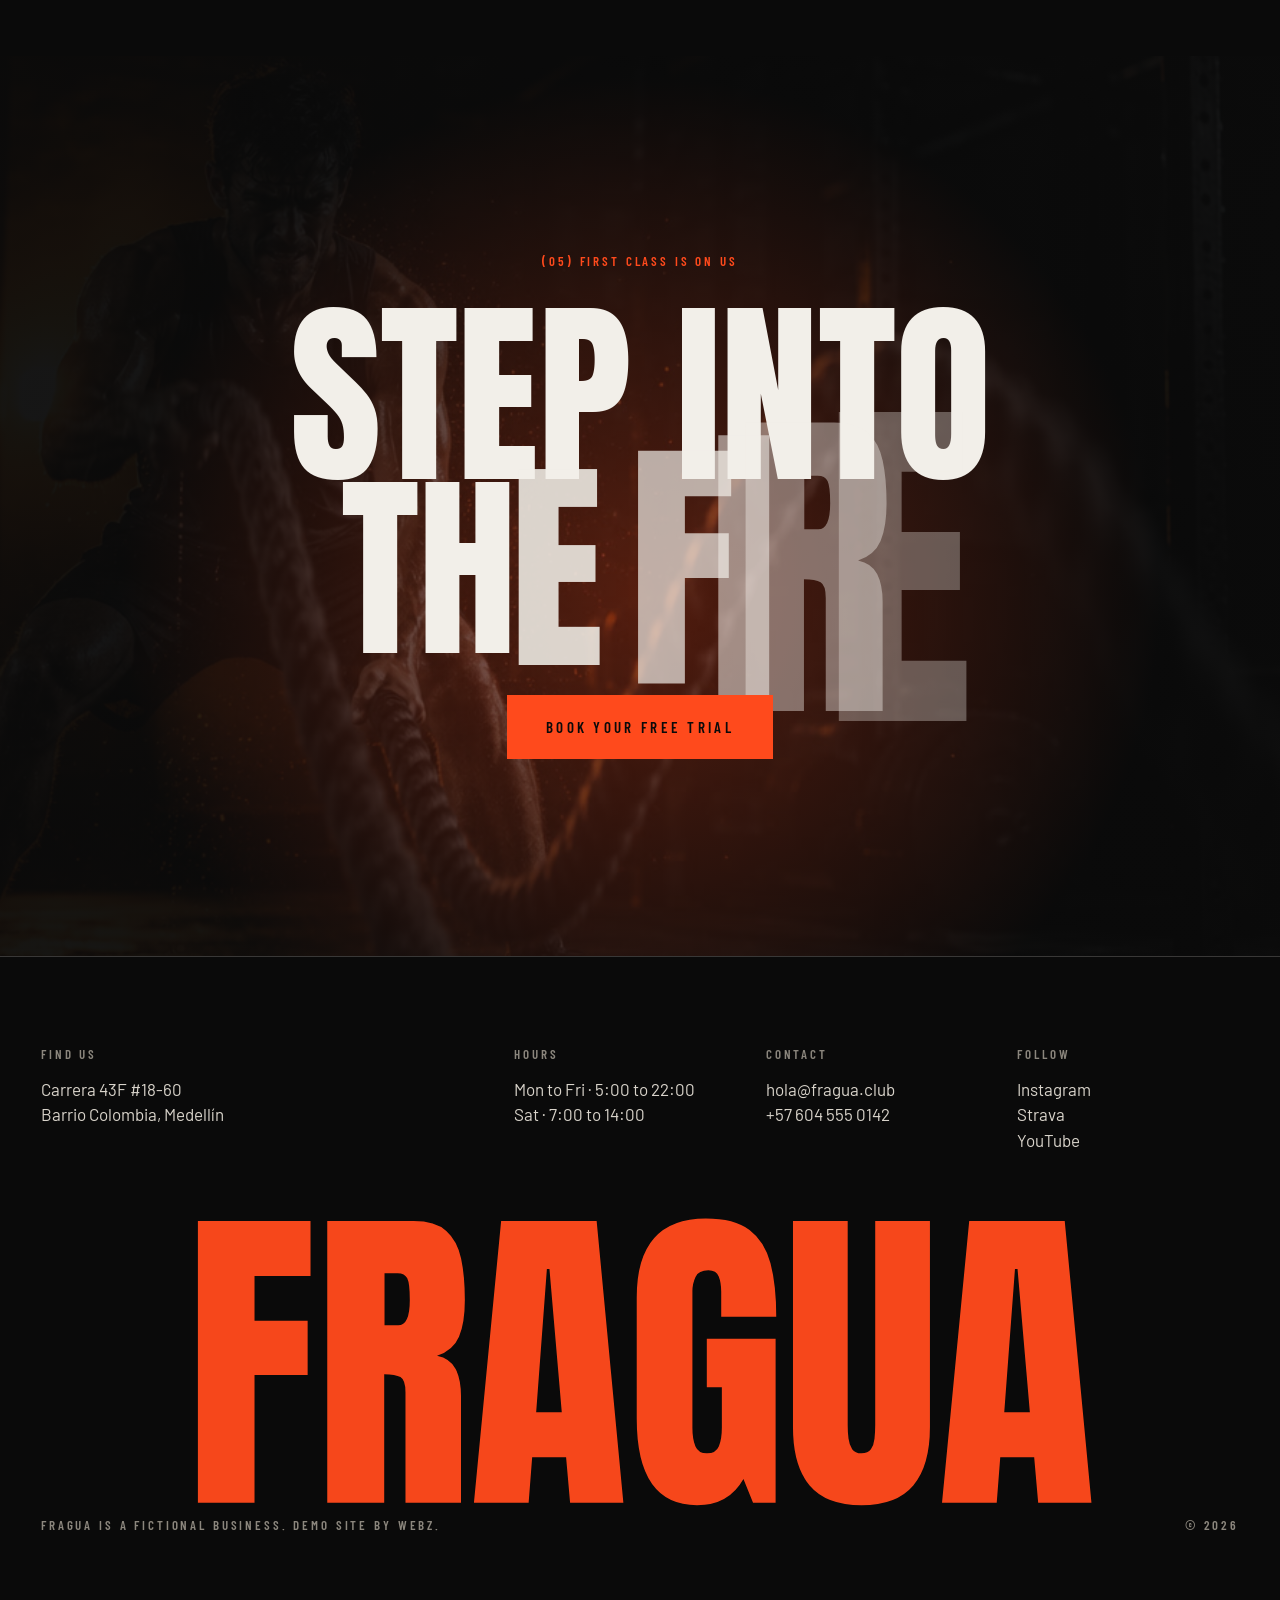
<file: demos/fragua/index.html>
<!doctype html>
<html lang="en">
<head>
<meta charset="utf-8">
<meta name="viewport" content="width=device-width, initial-scale=1">
<title data-es-title="Fragua · Club de fuerza (demo de Webz)">Fragua · Strength club (Webz demo)</title>
<meta name="description" content="Fragua is a fictional strength club. A demo site designed and built by Webz.">
<meta name="robots" content="noindex">
<meta name="theme-color" content="#0a0a0a">
<link rel="preconnect" href="https://fonts.googleapis.com">
<link rel="preconnect" href="https://fonts.gstatic.com" crossorigin>
<link rel="stylesheet" href="https://fonts.googleapis.com/css2?family=Anton&family=Barlow+Condensed:wght@500;600;700&family=Barlow:wght@400;500&display=swap">
<link rel="stylesheet" href="../shared/demo.css">
<script src="../shared/demo.js"></script>
<style>
:root { --ink: #0a0a0a; --coal: #151413; --ember: #ff4a1c; --bone: #f2efe9; --mute: #8b867d; --ease: cubic-bezier(.16, 1, .3, 1); --pad: clamp(18px, 3.2vw, 48px); }
* { box-sizing: border-box; margin: 0; }
html { background: var(--ink); overflow-x: clip; }
main { overflow-x: clip; }
html.lenis, html.lenis body { height: auto; }
.lenis.lenis-smooth { scroll-behavior: auto !important; }
.lenis.lenis-stopped { overflow: hidden; }
body { background: var(--ink); color: var(--bone); font: 400 17px/1.5 Barlow, system-ui, sans-serif; -webkit-font-smoothing: antialiased; overflow-x: hidden; }
body.locked { overflow: hidden; height: 100svh; }
a { color: inherit; text-decoration: none; }
button { font: inherit; color: inherit; background: none; border: 0; cursor: pointer; }
img, video { display: block; max-width: 100%; }
.d { font-family: Anton, Impact, sans-serif; text-transform: uppercase; line-height: .88; font-weight: 400; letter-spacing: -.005em; }
.m { font: 600 13px/1.2 "Barlow Condensed", sans-serif; letter-spacing: .22em; text-transform: uppercase; }
.em { color: var(--ember); }
::selection { background: var(--ember); color: var(--ink); }
:focus-visible { outline: 2px solid var(--ember); outline-offset: 3px; }
.pr.open :focus-visible, .plan.hot :focus-visible, .sched :focus-visible { outline-color: var(--ink); }

/* fixed layers */
#sparks { position: fixed; inset: 0; width: 100%; height: 100%; pointer-events: none; z-index: 60; }
.bar { position: fixed; top: 0; left: 0; height: 3px; width: 100%; background: var(--ember); transform-origin: 0 50%; transform: scaleX(0); z-index: 70; }

/* gate */
.gate { position: fixed; inset: 0; z-index: 100; background: var(--ink); display: grid; place-items: center; text-align: center; padding: var(--pad); }
.gate-in { display: grid; gap: clamp(18px, 3vh, 34px); justify-items: center; }
.gate h1 { font-size: clamp(88px, 21vw, 330px); overflow: hidden; }
.gate h1 span { display: inline-block; }
.gate-in { visibility: hidden; }
.fonts .gate-in { visibility: visible; }
.gate p { max-width: 30ch; color: var(--mute); }
.gate-btns { display: flex; flex-wrap: wrap; gap: 12px; justify-content: center; }
.btn { position: relative; display: inline-flex; align-items: center; gap: 12px; padding: 17px 26px; border: 1.5px solid var(--bone); overflow: hidden; isolation: isolate; transition: color .35s var(--ease), border-color .35s; }
.btn::before { content: ""; position: absolute; inset: 0; background: var(--ember); transform: translateY(102%); transition: transform .5s var(--ease); z-index: -1; }
.btn:hover, .btn:focus-visible { color: var(--ink); border-color: var(--ember); }
.btn:hover::before, .btn:focus-visible::before { transform: none; }
.btn.fill { background: var(--ember); border-color: var(--ember); color: var(--ink); }
.btn.fill::before { background: var(--bone); }
.btn.fill:hover { border-color: var(--bone); }
.eq { display: inline-flex; gap: 3px; align-items: flex-end; height: 14px; }
.eq i { width: 3px; height: 100%; background: currentColor; transform-origin: 50% 100%; transform: scaleY(.25); }
.on .eq i, .eq.play i { animation: eq 1s ease-in-out infinite; }
.eq i:nth-child(2) { animation-delay: -.35s !important; } .eq i:nth-child(3) { animation-delay: -.7s !important; } .eq i:nth-child(4) { animation-delay: -.15s !important; }
@keyframes eq { 0%, 100% { transform: scaleY(.25); } 50% { transform: scaleY(1); } }
.wipe { position: fixed; inset: 0; z-index: 110; pointer-events: none; overflow: hidden; }
.wipe i { position: absolute; left: -230%; width: 220%; height: 17.2%; background: var(--ember); transform: skewX(-24deg); }
.wipe i:nth-child(3n+2) { background: var(--bone); }

/* nav */
.nav { position: fixed; top: 0; left: 0; right: 0; z-index: 50; display: flex; align-items: center; justify-content: space-between; padding: 18px var(--pad); mix-blend-mode: difference; }
.logo { font: 400 26px/1 Anton, sans-serif; letter-spacing: .04em; text-transform: uppercase; }
.nav-links { display: flex; gap: 30px; }
.nav-links a { position: relative; padding: 4px 0; }
.nav-links a::after { content: ""; position: absolute; left: 0; right: 0; bottom: 0; height: 2px; background: currentColor; transform: scaleX(0); transform-origin: 100% 50%; transition: transform .4s var(--ease); }
.nav-links a:hover::after { transform: scaleX(1); transform-origin: 0 50%; }
.nav-r { display: flex; align-items: center; gap: 16px; }
.lang { display: flex; gap: 2px; }
.lang button { padding: 6px 7px; opacity: .5; }
.lang button[aria-pressed="true"] { opacity: 1; text-decoration: underline; text-underline-offset: 4px; }
.snd { display: inline-flex; align-items: center; gap: 9px; padding: 8px 10px; border: 1.5px solid currentColor; }

/* hero */
.hero { position: relative; height: 100svh; min-height: 520px; overflow: hidden; background: #000; }
.hero video { position: absolute; inset: 0; width: 100%; height: 100%; object-fit: cover; }
.hero-b { position: absolute; left: var(--pad); right: var(--pad); bottom: clamp(52px, 8vh, 84px); display: flex; justify-content: space-between; align-items: flex-end; gap: 20px; z-index: 2; }
.hero-b p { max-width: 34ch; text-shadow: 0 1px 20px rgba(0,0,0,.8); }
.hero h1 { position: absolute; width: 1px; height: 1px; overflow: hidden; clip-path: inset(50%); }
.hero-t { display: none; }
.scrolly { display: inline-flex; align-items: center; gap: 12px; }
.scrolly i { width: 1.5px; height: 44px; background: var(--bone); transform-origin: 50% 0; animation: drip 1.8s var(--ease) infinite; }
@keyframes drip { 0% { transform: scaleY(0); } 60% { transform: scaleY(1); transform-origin: 50% 0; } 61% { transform-origin: 50% 100%; } 100% { transform: scaleY(0); transform-origin: 50% 100%; } }

/* marquee */
.mq { background: var(--ember); color: var(--ink); overflow: hidden; padding: clamp(10px, 1.6vw, 20px) 0; white-space: nowrap; transform: rotate(-1.4deg) scale(1.03); margin: -14px 0; position: relative; z-index: 3; }
.mq.alt { background: var(--bone); transform: rotate(1.1deg) scale(1.03); }
.mq-t { display: inline-flex; will-change: transform; }
.mq-t span { font-size: clamp(34px, 6vw, 92px); padding-right: .35em; }
.mq-t span b { font-weight: 400; -webkit-text-stroke: 1.5px var(--ink); color: transparent; }

/* intro */
.intro { padding: clamp(110px, 17vw, 240px) var(--pad) clamp(80px, 11vw, 170px); display: grid; grid-template-columns: 1fr 3fr; gap: 30px; }
.intro h2 { font-size: clamp(40px, 7.6vw, 128px); }
.intro h2 .ch { display: inline-block; }
.intro-p { grid-column: 2; display: grid; grid-template-columns: repeat(2, minmax(0, 34ch)); gap: 26px 60px; margin-top: clamp(30px, 5vw, 70px); color: #cfcac1; }
.tag { color: var(--ember); }

/* mask zoom */
.mask { position: relative; height: 100svh; overflow: hidden; background: var(--ink); }
.mask-img { position: absolute; inset: 0; width: 100%; height: 100%; object-fit: cover; transform: scale(1.25); filter: contrast(1.08); }
.mask-svg { position: absolute; inset: -1px; width: calc(100% + 2px); height: calc(100% + 2px); }
.mask-shade { position: absolute; inset: 0; background: linear-gradient(180deg, rgba(10,10,10,.25), rgba(10,10,10,.82)); opacity: 0; }
.stats { position: absolute; left: var(--pad); right: var(--pad); bottom: clamp(60px, 11vh, 120px); display: grid; grid-template-columns: repeat(4, 1fr); gap: 20px; }
.stat { border-top: 2px solid var(--ember); padding-top: 14px; opacity: 0; }
.stat b { display: block; font: 400 clamp(46px, 7.4vw, 124px)/.9 Anton, sans-serif; font-variant-numeric: tabular-nums; }
.stat span { display: block; margin-top: 10px; }
.mask-h { position: absolute; left: var(--pad); top: clamp(90px, 16vh, 150px); font-size: clamp(34px, 5.4vw, 86px); max-width: 14ch; opacity: 0; }

/* programs */
.prog { padding: clamp(100px, 14vw, 210px) 0 clamp(60px, 9vw, 120px); }
.sec-h { display: flex; justify-content: space-between; align-items: flex-end; gap: 20px; padding: 0 var(--pad) clamp(28px, 4vw, 54px); }
.sec-h h2 { font-size: clamp(54px, 10.5vw, 180px); }
.sec-h h2 .ch { display: inline-block; }
.pr { position: relative; border-top: 1.5px solid rgba(242,239,233,.22); cursor: pointer; overflow: hidden; }
.pr:last-child { border-bottom: 1.5px solid rgba(242,239,233,.22); }
.pr::before { content: ""; position: absolute; inset: 0; background: var(--ember); transform: scaleY(0); transform-origin: 50% 100%; transition: transform .6s var(--ease); }
.pr.open::before { transform: none; }
.pr-top { position: relative; display: grid; grid-template-columns: 90px 1fr auto; align-items: center; gap: 16px; padding: clamp(14px, 2vw, 26px) var(--pad); transition: color .4s; }
.pr-top h3 { font-size: clamp(40px, 8.2vw, 138px); transition: transform .6s var(--ease); }
.pr.open .pr-top { color: var(--ink); }
.pr.open .pr-top h3 { transform: translateX(clamp(8px, 2vw, 34px)); }
.pr-x { width: clamp(30px, 3.4vw, 52px); aspect-ratio: 1; position: relative; transition: transform .6s var(--ease); }
.pr-x::before, .pr-x::after { content: ""; position: absolute; left: 0; right: 0; top: 50%; height: 3px; margin-top: -1.5px; background: currentColor; }
.pr-x::after { transform: rotate(90deg); }
.pr.open .pr-x { transform: rotate(135deg); }
.pr-body { position: relative; display: grid; grid-template-rows: 0fr; transition: grid-template-rows .7s var(--ease); color: var(--ink); }
.pr.open .pr-body { grid-template-rows: 1fr; }
.pr-in { overflow: hidden; min-height: 0; }
.pr-grid { display: grid; grid-template-columns: 90px 1.1fr 1fr; gap: 16px 40px; padding: 4px var(--pad) clamp(22px, 3vw, 40px); align-items: end; }
.pr-grid p { grid-column: 2; max-width: 40ch; font-size: clamp(17px, 1.5vw, 22px); font-weight: 500; }
.pr-meta { grid-column: 2; display: flex; flex-wrap: wrap; gap: 8px; margin-top: 16px; }
.pr-meta span { border: 1.5px solid var(--ink); padding: 7px 11px; }
.pr-ph { grid-column: 3; grid-row: 1 / span 2; aspect-ratio: 16 / 9; overflow: hidden; clip-path: polygon(8% 0, 100% 0, 92% 100%, 0 100%); }
.pr-ph img { width: 100%; height: 100%; object-fit: cover; transform: scale(1.3); transition: transform 1.2s var(--ease); filter: grayscale(1) contrast(1.2); mix-blend-mode: multiply; }
.pr.open .pr-ph img { transform: scale(1.02); }

/* schedule */
.sched { background: var(--bone); color: var(--ink); padding: clamp(90px, 12vw, 180px) 0; position: relative; }
.days { display: flex; gap: 8px; padding: 0 var(--pad); overflow-x: auto; scrollbar-width: none; }
.days::-webkit-scrollbar { display: none; }
.days button { flex: 0 0 auto; padding: 12px 18px; border: 1.5px solid var(--ink); transition: background .3s, color .3s; }
.days button[aria-selected="true"] { background: var(--ink); color: var(--bone); }
.cls { margin-top: clamp(22px, 3vw, 40px); border-top: 2px solid var(--ink); }
.cl { display: grid; grid-template-columns: minmax(84px, 1fr) 3fr 2fr 1.4fr; gap: 16px; align-items: center; padding: clamp(12px, 1.6vw, 20px) var(--pad); border-bottom: 1.5px solid rgba(10,10,10,.2); position: relative; overflow: hidden; }
.cl > * { position: relative; }
.cl::before { content: ""; position: absolute; inset: 0; background: var(--ink); transform: translateX(-101%); transition: transform .5s var(--ease); }
.cl:hover::before { transform: none; }
.cl:hover { color: var(--bone); }
.cl time { font: 400 clamp(26px, 3.4vw, 50px)/1 Anton, sans-serif; font-variant-numeric: tabular-nums; }
.cl h4 { font: 400 clamp(26px, 3.4vw, 50px)/1 Anton, sans-serif; text-transform: uppercase; }
.spots { display: grid; gap: 7px; }
.spots i { display: block; height: 5px; background: rgba(128,128,128,.35); }
.spots i b { display: block; height: 100%; background: var(--ember); transform-origin: 0 50%; }

/* pricing */
.price { padding: clamp(100px, 14vw, 210px) 0 clamp(70px, 9vw, 130px); }
.bill { display: inline-flex; border: 1.5px solid var(--bone); position: relative; }
.bill button { padding: 11px 18px; position: relative; z-index: 1; transition: color .3s; }
.bill button[aria-pressed="true"] { color: var(--ink); }
.bill i { position: absolute; top: 0; bottom: 0; left: 0; width: 50%; background: var(--bone); transition: transform .5s var(--ease); }
.bill.yr i { transform: translateX(100%); }
.plans { display: grid; grid-template-columns: repeat(3, 1fr); gap: 14px; padding: 0 var(--pad); }
.plan { background: var(--coal); padding: clamp(22px, 2.6vw, 38px); display: flex; flex-direction: column; gap: 22px; min-height: clamp(380px, 38vw, 540px); position: relative; overflow: hidden; transition: translate .6s var(--ease); }
.plan:hover { translate: 0 -10px; }
.plan.hot { background: var(--ember); color: var(--ink); }
.plan h3 { font-size: clamp(34px, 3.6vw, 58px); }
.amt { font: 400 clamp(84px, 10.5vw, 176px)/.8 Anton, sans-serif; display: flex; align-items: flex-start; font-variant-numeric: tabular-nums; }
.amt sup { font-size: .32em; line-height: 1; margin: .1em .08em 0 0; }
.amt small { font: 600 13px/1 "Barlow Condensed", sans-serif; letter-spacing: .2em; align-self: flex-end; margin: 0 0 .9em .8em; text-transform: uppercase; }
.plan ul { list-style: none; padding: 0; display: grid; gap: 9px; margin-top: auto; }
.plan li { padding-top: 9px; border-top: 1.5px solid rgba(128,128,128,.4); }
.plan.hot li { border-color: rgba(10,10,10,.35); }
.plan .btn { justify-content: center; }
.plan.hot .btn { border-color: var(--ink); }
.plan.hot .btn::before { background: var(--ink); }
.plan.hot .btn:hover { color: var(--bone); }
.badge { position: absolute; top: 22px; right: -44px; transform: rotate(38deg); background: var(--ink); color: var(--bone); padding: 7px 54px; }

/* cta */
.cta { position: relative; min-height: 100svh; display: grid; place-items: center; text-align: center; padding: 120px var(--pad); overflow: hidden; }
.cta-bg { position: absolute; inset: 0; }
.cta-bg img { width: 100%; height: 115%; object-fit: cover; opacity: .5; }
.cta-bg::after { content: ""; position: absolute; inset: 0; background: radial-gradient(circle at 50% 60%, rgba(255,74,28,.3), rgba(10,10,10,.9) 62%); }
.cta-in { position: relative; display: grid; gap: clamp(22px, 3vw, 40px); justify-items: center; }
.cta h2 { font-size: clamp(64px, 15.5vw, 280px); }
.cta h2 .ch { display: inline-block; }
.cta .btn { padding: 22px 38px; font-size: 15px; }

/* footer */
footer { padding: clamp(50px, 7vw, 100px) var(--pad) 84px; border-top: 1.5px solid rgba(242,239,233,.2); }
.f-grid { display: grid; grid-template-columns: 2fr 1fr 1fr 1fr; gap: 30px; }
.f-grid h5 { color: var(--mute); margin-bottom: 14px; }
.f-grid p, .f-grid a { display: block; color: #d8d3ca; }
.f-grid a:hover { color: var(--ember); }
.f-big { font-size: clamp(90px, 25.6vw, 500px); text-align: center; margin: clamp(40px, 6vw, 90px) 0 0; line-height: .8; color: var(--ember); white-space: nowrap; }
.f-note { display: flex; justify-content: space-between; gap: 20px; flex-wrap: wrap; color: var(--mute); margin-top: 26px; }

.toast { position: fixed; left: 50%; bottom: 62px; z-index: 90; transform: translate(-50%, 30px); background: var(--bone); color: var(--ink); padding: 14px 20px; opacity: 0; pointer-events: none; transition: transform .5s var(--ease), opacity .3s; text-align: center; max-width: calc(100vw - 30px); }
.toast.show { opacity: 1; transform: translate(-50%, 0); }

@media (max-width: 900px) {
  .nav-links { display: none; }
  .intro { grid-template-columns: 1fr; }
  .intro-p { grid-column: 1; grid-template-columns: 1fr; }
  .stats { grid-template-columns: repeat(2, 1fr); gap: 22px 16px; }
  .pr-top { grid-template-columns: 34px 1fr auto; gap: 8px; }
  .pr-grid { grid-template-columns: 1fr; }
  .pr-grid p, .pr-meta, .pr-ph { grid-column: 1; grid-row: auto; }
  .cl { grid-template-columns: 76px 1fr; gap: 4px 12px; }
  .cl .coach { grid-column: 2; }
  .cl .spots { grid-column: 2; }
  .plans { grid-template-columns: 1fr; }
  .plan { min-height: 0; }
  .plan:hover { translate: none; }
  .f-grid { grid-template-columns: 1fr 1fr; }
  .sec-h { flex-direction: column; align-items: flex-start; }
}
@media (max-width: 900px) and (orientation: portrait) {
  .hero { min-height: 640px; }
  .hero video { object-fit: contain; height: auto; aspect-ratio: 16 / 9; top: 76px; }
  .hero-t { display: block; position: absolute; left: var(--pad); right: var(--pad); top: calc(76px + 56.25vw + 26px); font-size: clamp(54px, 17.5vw, 120px); z-index: 2; }
  .hero::after { content: ""; position: absolute; left: 0; right: 0; bottom: 0; height: 30%; background: repeating-linear-gradient(-66deg, transparent 0 22px, rgba(255,74,28,.9) 22px 24px); opacity: .4; mask-image: linear-gradient(transparent, #000); -webkit-mask-image: linear-gradient(transparent, #000); }
  .hero-b { flex-direction: column; align-items: flex-start; bottom: 64px; }
  .scrolly { display: none; }
  .snd span { display: none; }
}
@media (pointer: coarse) { .lang button { padding: 12px 9px; } .snd { padding: 12px; } }
@media (prefers-reduced-motion: reduce) { .eq i, .scrolly i { animation: none !important; } .mask-svg { display: none; } .mask-shade, .mask-h, .stat { opacity: 1; } .mask-img { transform: none; } }
</style>
</head>
<body class="locked">

<canvas id="sparks" aria-hidden="true"></canvas>
<div class="bar" aria-hidden="true"></div>
<div class="wipe" aria-hidden="true"><i style="top:0"></i><i style="top:16.6%"></i><i style="top:33.2%"></i><i style="top:49.8%"></i><i style="top:66.4%"></i><i style="top:83%"></i></div>

<div class="gate" role="dialog" aria-label="Enter Fragua" data-es-aria="Entrar a Fragua">
  <div class="gate-in">
    <span class="m em" data-es="Club de fuerza · Medellín">Strength club · Medellín</span>
    <h1 class="d" aria-label="Fragua"><span>F</span><span>r</span><span>a</span><span>g</span><span>u</span><span>a</span></h1>
    <p data-es="Este sitio suena. Elige cómo quieres entrar.">This site has sound. Choose how you want to step in.</p>
    <div class="gate-btns">
      <button class="btn fill m" data-enter="1"><span class="eq play" aria-hidden="true"><i></i><i></i><i></i><i></i></span><span data-es="Entrar con sonido">Enter with sound</span></button>
      <button class="btn m" data-enter="0" data-es="Entrar en silencio">Enter quietly</button>
    </div>
  </div>
</div>

<header class="nav m">
  <a class="logo" href="#top">Fragua</a>
  <nav class="nav-links" aria-label="Main" data-es-aria="Principal">
    <a href="#programs" data-es="Programas">Programs</a>
    <a href="#schedule" data-es="Horarios">Schedule</a>
    <a href="#pricing" data-es="Planes">Membership</a>
    <a href="#join" data-es="Únete">Join</a>
  </nav>
  <div class="nav-r">
    <div class="lang" role="group" aria-label="Language" data-es-aria="Idioma">
      <button type="button" data-setlang="en">EN</button>
      <button type="button" data-setlang="es">ES</button>
    </div>
    <button class="snd" type="button" aria-pressed="false" aria-label="Toggle sound" data-es-aria="Activar o silenciar el sonido"><i class="eq" aria-hidden="true"><i></i><i></i><i></i><i></i></i><span data-es="Sonido">Sound</span></button>
  </div>
</header>

<main id="top">
<section class="hero">
  <h1 data-es="Fragua. Nada fuerte se forja en frío.">Fragua. Nothing strong is forged cold.</h1>
  <video muted playsinline loop preload="auto" aria-hidden="true"></video>
  <div class="hero-t d" aria-hidden="true" data-es="Nada fuerte<br>se forja<br><span class='em'>en frío.</span>">Nothing strong<br>is forged<br><span class="em">cold.</span></div>
  <div class="hero-b">
    <p data-es="Fuerza, boxeo y acondicionamiento en una antigua fundición de Medellín. Abierto desde las 5:00.">Strength, boxing and conditioning inside an old Medellín foundry. Doors open at 5:00.</p>
    <span class="scrolly m"><i></i><span data-es="Baja">Scroll</span></span>
  </div>
</section>

<div class="mq d" aria-hidden="true"><div class="mq-t" data-dir="-1"></div></div>

<section class="intro">
  <span class="m tag" data-es="(01) El lugar">(01) The place</span>
  <h2 class="d" data-split data-es="Aquí no hay espejos para posar. Hay hierro, calor <span class='em'>y gente que vuelve.</span>">No mirrors to pose in. Just iron, heat <span class="em">and people who come back.</span></h2>
  <div class="intro-p">
    <p data-es="Fragua nació en 2019 dentro de una fundición que llevaba treinta años apagada. Dejamos los muros, la grúa y el olor a metal. Cambiamos el horno por barras.">Fragua opened in 2019 inside a foundry that had been cold for thirty years. We kept the walls, the crane and the smell of metal. We swapped the furnace for barbells.</p>
    <p data-es="Grupos pequeños, entrenadores que saben tu nombre y un plan que se ajusta contigo cada mes. Sin contratos eternos ni letra pequeña.">Small groups, coaches who know your name and a plan that changes with you every month. No endless contracts, no fine print.</p>
  </div>
</section>

<section class="mask" aria-label="Fragua in numbers" data-es-aria="Fragua en cifras">
  <img class="mask-img" src="img/interior.jpg" alt="">
  <div class="mask-shade"></div>
  <svg class="mask-svg" viewBox="0 0 1600 900" preserveAspectRatio="xMidYMid slice" aria-hidden="true">
    <defs><mask id="mk" maskUnits="userSpaceOnUse" x="0" y="0" width="1600" height="900"><rect width="1600" height="900" fill="#fff"/><text id="mt" x="800" y="655" text-anchor="middle" font-family="Anton, Impact, sans-serif" font-size="560" fill="#000"></text></mask></defs>
    <rect class="mask-r" width="1600" height="900" fill="#0a0a0a" mask="url(#mk)"/>
  </svg>
  <h3 class="mask-h d" data-es="Mil doscientos metros de <span class='em'>fuego.</span>">Twelve hundred metres of <span class="em">fire.</span></h3>
  <div class="stats">
    <div class="stat"><b data-n="1200">0</b><span class="m" data-es="m² de fundición">m² of foundry floor</span></div>
    <div class="stat"><b data-n="64">0</b><span class="m" data-es="clases por semana">classes every week</span></div>
    <div class="stat"><b data-n="14">0</b><span class="m" data-es="entrenadores">coaches on the floor</span></div>
    <div class="stat"><b data-n="5" data-suf=":00">0</b><span class="m" data-es="abrimos cada mañana">doors open, every morning</span></div>
  </div>
</section>

<section class="prog" id="programs">
  <div class="sec-h">
    <h2 class="d" data-split data-es="Programas">Programs</h2>
    <span class="m tag" data-es="(02) Cuatro formas de arder">(02) Four ways to burn</span>
  </div>
  <div class="prs">
    <article class="pr open">
      <div class="pr-top"><span class="m">01</span><h3 class="d" data-es="Fuerza">Strength</h3><span class="pr-x" aria-hidden="true"></span></div>
      <div class="pr-body"><div class="pr-in"><div class="pr-grid">
        <p data-es="Sentadilla, peso muerto, press. Técnica primero y carga después, en grupos de ocho con un entrenador que te corrige cada repetición.">Squat, deadlift, press. Technique first, load second, in groups of eight with a coach watching every rep.</p>
        <div class="pr-meta m"><span>60 min</span><span data-es="Máx. 8 personas">Max 8 people</span><span data-es="Todos los niveles">All levels</span></div>
        <div class="pr-ph"><img src="img/deadlift.jpg" alt="" loading="lazy"></div>
      </div></div></div>
    </article>
    <article class="pr">
      <div class="pr-top"><span class="m">02</span><h3 class="d" data-es="Boxeo">Boxing</h3><span class="pr-x" aria-hidden="true"></span></div>
      <div class="pr-body"><div class="pr-in"><div class="pr-grid">
        <p data-es="Doce asaltos entre saco, sombra y manoplas. Sales sin aire y con la cabeza más limpia que cuando entraste.">Twelve rounds of bag, shadow and pad work. You leave out of breath and with a clearer head than you came in with.</p>
        <div class="pr-meta m"><span>50 min</span><span data-es="Guantes incluidos">Gloves included</span><span data-es="Sin contacto">No contact</span></div>
        <div class="pr-ph"><img src="img/boxer.jpg" alt="" loading="lazy"></div>
      </div></div></div>
    </article>
    <article class="pr">
      <div class="pr-top"><span class="m">03</span><h3 class="d" data-es="Motor">Engine</h3><span class="pr-x" aria-hidden="true"></span></div>
      <div class="pr-body"><div class="pr-in"><div class="pr-grid">
        <p data-es="Cuerdas, trineos y remos en intervalos cortos y honestos. El acondicionamiento que te deja subir escaleras sin pensarlo.">Ropes, sleds and rowers in short, honest intervals. The conditioning that makes stairs something you stop noticing.</p>
        <div class="pr-meta m"><span>45 min</span><span data-es="Alta intensidad">High intensity</span><span data-es="Máx. 14 personas">Max 14 people</span></div>
        <div class="pr-ph"><img src="img/ropes.jpg" alt="" loading="lazy"></div>
      </div></div></div>
    </article>
    <article class="pr">
      <div class="pr-top"><span class="m">04</span><h3 class="d" data-es="Pesas rusas">Kettlebell</h3><span class="pr-x" aria-hidden="true"></span></div>
      <div class="pr-body"><div class="pr-in"><div class="pr-grid">
        <p data-es="Balanceos, cargadas y levantamientos turcos. Fuerza que se mueve, para espaldas que pasan el día sentadas.">Swings, cleans and Turkish get-ups. Strength that moves, built for backs that spend the day in a chair.</p>
        <div class="pr-meta m"><span>45 min</span><span data-es="Movilidad y fuerza">Mobility and strength</span><span data-es="Todos los niveles">All levels</span></div>
        <div class="pr-ph"><img src="img/kettle.jpg" alt="" loading="lazy"></div>
      </div></div></div>
    </article>
  </div>
</section>

<div class="mq alt d" aria-hidden="true"><div class="mq-t" data-dir="1"></div></div>

<section class="sched" id="schedule">
  <div class="sec-h">
    <h2 class="d" data-split data-es="Horarios">Schedule</h2>
    <span class="m" data-es="(03) Elige tu hora">(03) Pick your hour</span>
  </div>
  <div class="days m" role="tablist"></div>
  <div class="cls" role="tabpanel"></div>
</section>

<section class="price" id="pricing">
  <div class="sec-h">
    <h2 class="d" data-split data-es="Planes">Membership</h2>
    <div class="bill m" role="group" aria-label="Billing" data-es-aria="Facturación"><i></i><button type="button" data-bill="mo" aria-pressed="true" data-es="Mensual">Monthly</button><button type="button" data-bill="yr" aria-pressed="false" data-es="Anual −20%">Yearly −20%</button></div>
  </div>
  <div class="plans">
    <article class="plan">
      <span class="m tag" data-es="Para probar">To try it</span>
      <h3 class="d" data-es="Chispa">Spark</h3>
      <div class="amt"><sup>$</sup><span data-mo="29" data-yr="23">29</span><small data-es="/ mes">/ month</small></div>
      <ul class="m"><li data-es="4 clases al mes">4 classes a month</li><li data-es="Zona libre de pesas">Open lifting floor</li><li data-es="Evaluación inicial">First-day assessment</li></ul>
      <button class="btn m" data-demo data-es="Empezar">Start</button>
    </article>
    <article class="plan hot">
      <span class="badge m" data-es="El favorito">Most picked</span>
      <span class="m" data-es="Para quedarse">To stay</span>
      <h3 class="d" data-es="Forja">Forge</h3>
      <div class="amt"><sup>$</sup><span data-mo="59" data-yr="47">59</span><small data-es="/ mes">/ month</small></div>
      <ul class="m"><li data-es="Clases ilimitadas">Unlimited classes</li><li data-es="Plan personal cada mes">A personal plan every month</li><li data-es="Un invitado al mes">One guest pass a month</li><li data-es="Casillero propio">Your own locker</li></ul>
      <button class="btn m" data-demo data-es="Entrar a la forja">Join the forge</button>
    </article>
    <article class="plan">
      <span class="m tag" data-es="Para competir">To compete</span>
      <h3 class="d" data-es="Acero">Steel</h3>
      <div class="amt"><sup>$</sup><span data-mo="99" data-yr="79">99</span><small data-es="/ mes">/ month</small></div>
      <ul class="m"><li data-es="Todo lo de Forja">Everything in Forge</li><li data-es="2 sesiones 1 a 1">2 one-to-one sessions</li><li data-es="Nutrición y recuperación">Nutrition and recovery</li></ul>
      <button class="btn m" data-demo data-es="Empezar">Start</button>
    </article>
  </div>
</section>

<section class="cta" id="join">
  <div class="cta-bg" aria-hidden="true"><img src="img/ropes.jpg" alt="" loading="lazy"></div>
  <div class="cta-in">
    <span class="m em" data-es="(05) Primera clase gratis">(05) First class is on us</span>
    <h2 class="d" data-split data-es="Entra al<br>fuego">Step into<br>the fire</h2>
    <button class="btn fill m" data-demo data-es="Reserva tu clase de prueba">Book your free trial</button>
  </div>
</section>
</main>

<footer>
  <div class="f-grid">
    <div><h5 class="m" data-es="Encuéntranos">Find us</h5><p>Carrera 43F #18-60<br>Barrio Colombia, Medellín</p></div>
    <div><h5 class="m" data-es="Horario">Hours</h5><p data-es="Lun a vie · 5:00 a 22:00<br>Sáb · 7:00 a 14:00">Mon to Fri · 5:00 to 22:00<br>Sat · 7:00 to 14:00</p></div>
    <div><h5 class="m" data-es="Contacto">Contact</h5><a href="#join">hola@fragua.club</a><a href="#join">+57 604 555 0142</a></div>
    <div><h5 class="m" data-es="Síguenos">Follow</h5><a href="#join">Instagram</a><a href="#join">Strava</a><a href="#join">YouTube</a></div>
  </div>
  <div class="f-big d" aria-hidden="true">Fragua</div>
  <div class="f-note m"><span data-es="Fragua es un negocio ficticio. Sitio demo de Webz.">Fragua is a fictional business. Demo site by Webz.</span><span>© 2026</span></div>
</footer>

<div class="toast m" role="status"></div>

<script src="../vendor/gsap.min.js"></script>
<script src="../vendor/ScrollTrigger.min.js"></script>
<script src="../vendor/SplitText.min.js"></script>
<script src="../vendor/lenis.min.js"></script>
<script>
demoI18n();
const L = DEMO_LANG, T = demoT;
const $ = (s, c = document) => c.querySelector(s), $$ = (s, c = document) => [...c.querySelectorAll(s)];
const reduce = matchMedia('(prefers-reduced-motion: reduce)').matches;
gsap.registerPlugin(ScrollTrigger, SplitText);

/* ---------- sparks ---------- */
const cv = $('#sparks'), cx = cv.getContext('2d');
let W, H, DPR, parts = [];
function size() { DPR = Math.min(devicePixelRatio || 1, 2); W = innerWidth; H = innerHeight; cv.width = W * DPR; cv.height = H * DPR; }
size(); addEventListener('resize', size);
function burst(x, y, n = 26, power = 1) {
  if (reduce) return;
  for (let i = 0; i < n; i++) {
    const a = -Math.PI / 2 + (Math.random() - .5) * 2.8, s = (4 + Math.random() * 13) * power;
    parts.push({ x, y, vx: Math.cos(a) * s, vy: Math.sin(a) * s, life: 0, max: 26 + Math.random() * 38, hot: Math.random() < .25 });
  }
  if (parts.length > 700) parts.splice(0, parts.length - 700);
}
gsap.ticker.add(() => {
  if (!parts.length && !cv._dirty) return;
  cx.setTransform(DPR, 0, 0, DPR, 0, 0); cx.clearRect(0, 0, W, H); cv._dirty = parts.length > 0;
  cx.globalCompositeOperation = 'lighter'; cx.lineCap = 'round';
  parts = parts.filter(p => {
    p.life++; p.vy += .42; p.vx *= .985; const ox = p.x, oy = p.y; p.x += p.vx; p.y += p.vy;
    if (p.y > H - 2 && p.vy > 0) { p.y = H - 2; p.vy *= -.35; p.vx *= .6; }
    const o = 1 - p.life / p.max; if (o <= 0) return false;
    cx.strokeStyle = p.hot ? `rgba(255,222,170,${o})` : `rgba(255,84,30,${o})`; cx.lineWidth = p.hot ? 2.4 : 1.8;
    cx.beginPath(); cx.moveTo(ox - p.vx * .6, oy - p.vy * .6); cx.lineTo(p.x, p.y); cx.stroke();
    return true;
  });
});
addEventListener('pointerdown', e => burst(e.clientX, e.clientY, 22));

/* ---------- sound ---------- */
const A = { music: new Audio('audio/music.mp3'), voice: new Audio(`audio/voice-${L}.mp3`), anvil: new Audio('audio/anvil.mp3') };
A.music.loop = true; A.music.volume = 0; A.voice.volume = 1; A.anvil.volume = .55;
let sound = false;
const snd = $('.snd');
function setSound(on, withVoice) {
  sound = on; snd.classList.toggle('on', on); snd.setAttribute('aria-pressed', String(on));
  if (on) {
    A.music.play().catch(() => {}); gsap.to(A.music, { volume: withVoice ? .22 : .5, duration: 1.2 });
    if (withVoice) { A.voice.currentTime = 0; A.voice.play().catch(() => {}); A.voice.onended = () => sound && gsap.to(A.music, { volume: .5, duration: 1.5 }); }
  } else { gsap.to(A.music, { volume: 0, duration: .5, onComplete: () => A.music.pause() }); A.voice.pause(); }
}
function hit(v = .55) { if (!sound) return; const a = A.anvil.cloneNode(); a.volume = v; a.play().catch(() => {}); }
snd.addEventListener('click', () => setSound(!sound, false));
document.addEventListener('visibilitychange', () => { if (!sound) return; document.hidden ? A.music.pause() : A.music.play().catch(() => {}); });

/* ---------- smooth scroll ---------- */
let lenis = null;
if (!reduce) {
  lenis = new Lenis({ lerp: .1 }); lenis.on('scroll', ScrollTrigger.update);
  gsap.ticker.add(t => lenis.raf(t * 1000)); gsap.ticker.lagSmoothing(0); lenis.stop();
}
$$('a[href^="#"]').forEach(a => a.addEventListener('click', e => { const t = $(a.getAttribute('href')); if (!t) return; e.preventDefault(); lenis ? lenis.scrollTo(t, { duration: 1.4 }) : t.scrollIntoView(); }));

/* ---------- hero video + gate ---------- */
const vid = $('.hero video');
vid.poster = `video/poster-${L}.jpg`; vid.src = `video/hero-${L}.mp4`;
const showGate = () => {
  if (document.documentElement.classList.contains('fonts')) return;
  document.documentElement.classList.add('fonts');
  gsap.from('.gate h1 span', { yPercent: 110, duration: 1.1, ease: 'expo.out', stagger: .06, delay: .1 });
  gsap.from('.gate-in > :not(h1)', { opacity: 0, y: 18, duration: .8, stagger: .08, delay: .45 });
};
if (document.fonts && document.fonts.load) document.fonts.load('400 80px Anton').then(showGate, showGate);
setTimeout(showGate, 1800);
let entered = false;
$$('[data-enter]').forEach(b => b.addEventListener('click', () => {
  if (entered) return; entered = true;
  const on = b.dataset.enter === '1';
  if (on) { setSound(true, true); hit(.6); }
  const r = b.getBoundingClientRect(); burst(r.left + r.width / 2, r.top, 60, 1.3);
  const tl = gsap.timeline();
  tl.to('.wipe i', { left: '-60%', duration: .5, ease: 'power3.in', stagger: { each: .04, from: 'random' } })
    .add(() => { $('.gate').remove(); document.body.classList.remove('locked'); vid.currentTime = 0; if (reduce) vid.controls = true; else vid.play().catch(() => {}); if (lenis) lenis.start(); ScrollTrigger.refresh(); })
    .to('.wipe i', { left: '110%', duration: .6, ease: 'power3.out', stagger: { each: .04, from: 'random' } })
    .from('.nav > *, .hero-b > *, .hero-t', { opacity: 0, y: 16, duration: .8, stagger: .08 }, '-=.3')
    .set('.wipe', { display: 'none' });
}));
/* the page reacts to the hammer strike inside the film */
let lastT = 0;
vid.addEventListener('timeupdate', () => {
  const t = vid.currentTime;
  if (lastT < 5.84 && t >= 5.84 && scrollY < innerHeight * .5 && !document.hidden) {
    burst(W / 2, H * .58, 70, 1.5); hit(.4);
    gsap.fromTo('.hero', { x: 0 }, { x: 8, duration: .05, repeat: 5, yoyo: true, ease: 'none', clearProps: 'x' });
  }
  lastT = t;
});
ScrollTrigger.create({ trigger: '.hero', start: 'top top', end: 'bottom top', onLeave: () => vid.pause(), onEnterBack: () => entered && !reduce && vid.play().catch(() => {}) });
gsap.to('.hero video', { scale: 1.12, ease: 'none', scrollTrigger: { trigger: '.hero', start: 'top top', end: 'bottom top', scrub: true } });
gsap.to('.bar', { scaleX: 1, ease: 'none', scrollTrigger: { start: 0, end: 'max', scrub: .3 } });

/* ---------- marquees that speed up with the scroll ---------- */
const WORDS = T(['Strength', 'Boxing', 'Engine', 'Kettlebell', 'Heat', 'Iron'], ['Fuerza', 'Boxeo', 'Motor', 'Pesas rusas', 'Calor', 'Hierro']);
let vel = 0;
$$('.mq-t').forEach((t, k) => {
  const html = WORDS.map((w, i) => `<span>${i % 2 ? `<b>${w}</b>` : w} ✦</span>`).join('');
  t.innerHTML = html + html + html + html;
  let x = 0; const dir = +t.dataset.dir;
  gsap.ticker.add(() => {
    const w = t.scrollWidth / 4; x += dir * (1.4 + Math.abs(vel) * .5) * (vel < 0 ? -1 : 1);
    x = ((x % w) - w) % w; t.style.transform = `translate3d(${x}px,0,0) skewX(${gsap.utils.clamp(-14, 14, vel * -.35)}deg)`;
  });
});
if (lenis) lenis.on('scroll', e => { vel = e.velocity; }); else addEventListener('scroll', () => { vel = 0; });

/* ---------- headings slam in, like the film ---------- */
if (!reduce) $$('[data-split]').forEach(h => {
  const sp = SplitText.create(h, { type: 'words,chars', charsClass: 'ch' });
  gsap.from(sp.chars, { scale: 2.2, opacity: 0, duration: .5, ease: 'power4.in', stagger: .022, scrollTrigger: { trigger: h, start: 'top 82%' },
    onComplete: () => { const r = h.getBoundingClientRect(); if (r.top < H && r.bottom > 0) { burst(r.left + r.width * .5, Math.min(r.bottom, H - 10), 34); gsap.fromTo(h, { x: -6 }, { x: 0, duration: .4, ease: 'elastic.out(1.4,.2)' }); } } });
});
gsap.from('.intro-p p', { opacity: 0, y: 40, duration: 1, ease: 'expo.out', stagger: .12, scrollTrigger: { trigger: '.intro-p', start: 'top 85%' } });

/* ---------- text mask zoom ---------- */
(function () {
  const svg = $('.mask-svg'), mt = $('#mt'), word = T('FORGE', 'FORJA');
  mt.textContent = word;
  const portrait = innerHeight > innerWidth;
  let ox = 742, oy = 450;
  if (portrait) {
    svg.setAttribute('viewBox', '0 0 900 1600');
    $$('#mk, #mk rect, .mask-r').forEach(e => { e.setAttribute('width', 900); e.setAttribute('height', 1600); });
    mt.setAttribute('x', 450); mt.setAttribute('y', 900); mt.setAttribute('font-size', 330);
  }
  const place = () => { try { const fs = +mt.getAttribute('font-size'), p = mt.getStartPositionOfChar(2); ox = p.x + fs * .1; oy = p.y - fs * .36; } catch (e) {} };
  const build = () => {
    if (reduce) { $$('.stat b').forEach(b => { b.textContent = (+b.dataset.n).toLocaleString(L === 'es' ? 'es-CO' : 'en-US') + (b.dataset.suf || ''); }); return; }
    place();
    const tl = gsap.timeline({ scrollTrigger: { trigger: '.mask', start: 'top top', end: '+=220%', pin: true, scrub: .6, anticipatePin: 1 } });
    tl.to(mt, { scale: 90, svgOrigin: `${ox} ${oy}`, ease: 'power3.in', duration: 1 })
      .to('.mask-img', { scale: 1, ease: 'none', duration: 1 }, 0)
      .set(svg, { autoAlpha: 0 })
      .to('.mask-shade', { opacity: 1, duration: .3 })
      .fromTo('.mask-h', { opacity: 0, y: 40 }, { opacity: 1, y: 0, duration: .3 }, '<')
      .fromTo('.stat', { opacity: 0, y: 50 }, { opacity: 1, y: 0, duration: .3, stagger: .08 }, '<.1')
      .to({}, { duration: .35 });
    $$('.stat b').forEach(b => {
      const o = { v: 0 }, n = +b.dataset.n, suf = b.dataset.suf || '';
      tl.to(o, { v: n, duration: .5, ease: 'power2.out', onUpdate: () => { b.textContent = Math.round(o.v).toLocaleString(L === 'es' ? 'es-CO' : 'en-US') + suf; } }, 1.15);
    });
    ScrollTrigger.sort(); ScrollTrigger.refresh();
  };
  (document.fonts && document.fonts.load ? document.fonts.load('430px Anton').then(build, build) : build());
})();

/* ---------- programs accordion ---------- */
const prs = $$('.pr');
prs.forEach(p => {
  const top = $('.pr-top', p); top.setAttribute('role', 'button'); top.tabIndex = 0; top.setAttribute('aria-expanded', String(p.classList.contains('open')));
  const open = () => { if (p.classList.contains('open')) return; prs.forEach(q => { q.classList.toggle('open', q === p); $('.pr-top', q).setAttribute('aria-expanded', String(q === p)); }); hit(.18); setTimeout(() => ScrollTrigger.refresh(), 750); };
  p.addEventListener('click', open);
  top.addEventListener('keydown', e => { if (e.key === 'Enter' || e.key === ' ') { e.preventDefault(); open(); } });
  if (matchMedia('(hover: hover)').matches) p.addEventListener('pointerenter', open);
});
gsap.from('.pr', { opacity: 0, y: 60, duration: 1, ease: 'expo.out', stagger: .09, scrollTrigger: { trigger: '.prs', start: 'top 80%' } });

/* ---------- schedule ---------- */
const DAYS = T(['Mon', 'Tue', 'Wed', 'Thu', 'Fri', 'Sat'], ['Lun', 'Mar', 'Mié', 'Jue', 'Vie', 'Sáb']);
const N = { s: T('Strength', 'Fuerza'), b: T('Boxing', 'Boxeo'), e: T('Engine', 'Motor'), k: T('Kettlebell', 'Pesas rusas'), o: T('Open floor', 'Zona libre') };
const C = ['Laura V.', 'Andrés M.', 'Sofi R.', 'Tomás G.', 'Juliana P.'];
const PLAN = [
  [['05:30', 's', 0, 7, 8], ['07:00', 'b', 1, 9, 14], ['12:15', 'e', 2, 6, 14], ['18:00', 's', 3, 8, 8], ['19:30', 'b', 1, 12, 14]],
  [['05:30', 'e', 2, 10, 14], ['07:00', 'k', 4, 5, 12], ['12:15', 's', 0, 4, 8], ['18:00', 'b', 1, 14, 14], ['19:30', 'e', 2, 11, 14]],
  [['05:30', 's', 3, 6, 8], ['07:00', 'b', 1, 8, 14], ['12:15', 'k', 4, 7, 12], ['18:00', 's', 0, 8, 8], ['19:30', 'e', 2, 9, 14]],
  [['05:30', 'e', 2, 12, 14], ['07:00', 's', 0, 5, 8], ['12:15', 'b', 1, 6, 14], ['18:00', 'k', 4, 10, 12], ['19:30', 's', 3, 7, 8]],
  [['05:30', 's', 0, 8, 8], ['07:00', 'e', 2, 7, 14], ['12:15', 'b', 1, 5, 14], ['17:30', 'k', 4, 6, 12], ['19:00', 'o', 3, 18, 40]],
  [['07:00', 'b', 1, 13, 14], ['08:30', 's', 3, 8, 8], ['10:00', 'e', 2, 9, 14], ['11:30', 'o', 0, 12, 40]],
];
const daysEl = $('.days'), cls = $('.cls');
function showDay(i, first) {
  $$('button', daysEl).forEach((b, k) => b.setAttribute('aria-selected', String(k === i)));
  const render = () => {
    cls.innerHTML = PLAN[i].map(([t, n, c, a, m]) => `<div class="cl"><time>${t}</time><h4>${N[n]}</h4><span class="coach m">${T('Coach', 'Con')} ${C[c]}</span><div class="spots m"><span>${a >= m ? T('Full', 'Lleno') : `${m - a} ${T('spots left', 'cupos')}`}</span><i><b style="transform:scaleX(0)" data-w="${a / m}"></b></i></div></div>`).join('');
    gsap.from('.cl', { yPercent: 60, opacity: 0, duration: .6, ease: 'expo.out', stagger: .05 });
    gsap.to('.spots b', { scaleX: (k, el) => +el.dataset.w, duration: 1, ease: 'expo.out', stagger: .05, delay: .15 });
  };
  first ? render() : gsap.to('.cl', { yPercent: -40, opacity: 0, duration: .22, stagger: .02, ease: 'power2.in', onComplete: render });
}
daysEl.innerHTML = DAYS.map((d, i) => `<button type="button" role="tab">${d}</button>`).join('');
$$('button', daysEl).forEach((b, i) => b.addEventListener('click', () => { showDay(i); hit(.15); }));
const today = (new Date().getDay() + 6) % 7;
ScrollTrigger.create({ trigger: '.sched', start: 'top 70%', once: true, onEnter: () => showDay(today > 5 ? 0 : today, true) });

/* ---------- pricing ---------- */
$$('[data-bill]').forEach(b => b.addEventListener('click', () => {
  const yr = b.dataset.bill === 'yr'; $('.bill').classList.toggle('yr', yr);
  $$('[data-bill]').forEach(x => x.setAttribute('aria-pressed', String(x === b)));
  $$('.amt span').forEach((s, i) => { const o = { v: +s.textContent }; gsap.to(o, { v: +s.dataset[yr ? 'yr' : 'mo'], duration: .7, delay: i * .06, ease: 'power3.out', onUpdate: () => { s.textContent = Math.round(o.v); } }); });
  hit(.15);
}));
gsap.from('.plan', { y: 120, opacity: 0, rotate: (i) => [-4, 0, 4][i], duration: 1.1, ease: 'expo.out', stagger: .1, scrollTrigger: { trigger: '.plans', start: 'top 82%' } });

/* ---------- cta + footer ---------- */
gsap.to('.cta-bg img', { yPercent: -12, ease: 'none', scrollTrigger: { trigger: '.cta', start: 'top bottom', end: 'bottom top', scrub: true } });
const ember = () => { const r = $('.cta').getBoundingClientRect(); if (r.top < H && r.bottom > 0 && !document.hidden) burst(Math.random() * W, Math.min(H, r.bottom) - 4, 5, .8); };
if (!reduce) setInterval(ember, 260);
gsap.from('.f-big', { yPercent: 40, opacity: 0, duration: 1.2, ease: 'expo.out', scrollTrigger: { trigger: '.f-big', start: 'top 95%' } });
const toast = $('.toast'); let tt;
$$('[data-demo]').forEach(b => b.addEventListener('click', e => {
  hit(.6); const r = b.getBoundingClientRect(); burst(r.left + r.width / 2, r.top, 80, 1.4);
  toast.textContent = T('This is a demo by Webz. Your real site would take the booking here.', 'Este es un demo de Webz. Tu sitio real tomaría la reserva aquí.');
  toast.classList.add('show'); clearTimeout(tt); tt = setTimeout(() => toast.classList.remove('show'), 3600);
}));
addEventListener('load', () => { ScrollTrigger.sort(); ScrollTrigger.refresh(); });
</script>
</body>
</html>
</file>
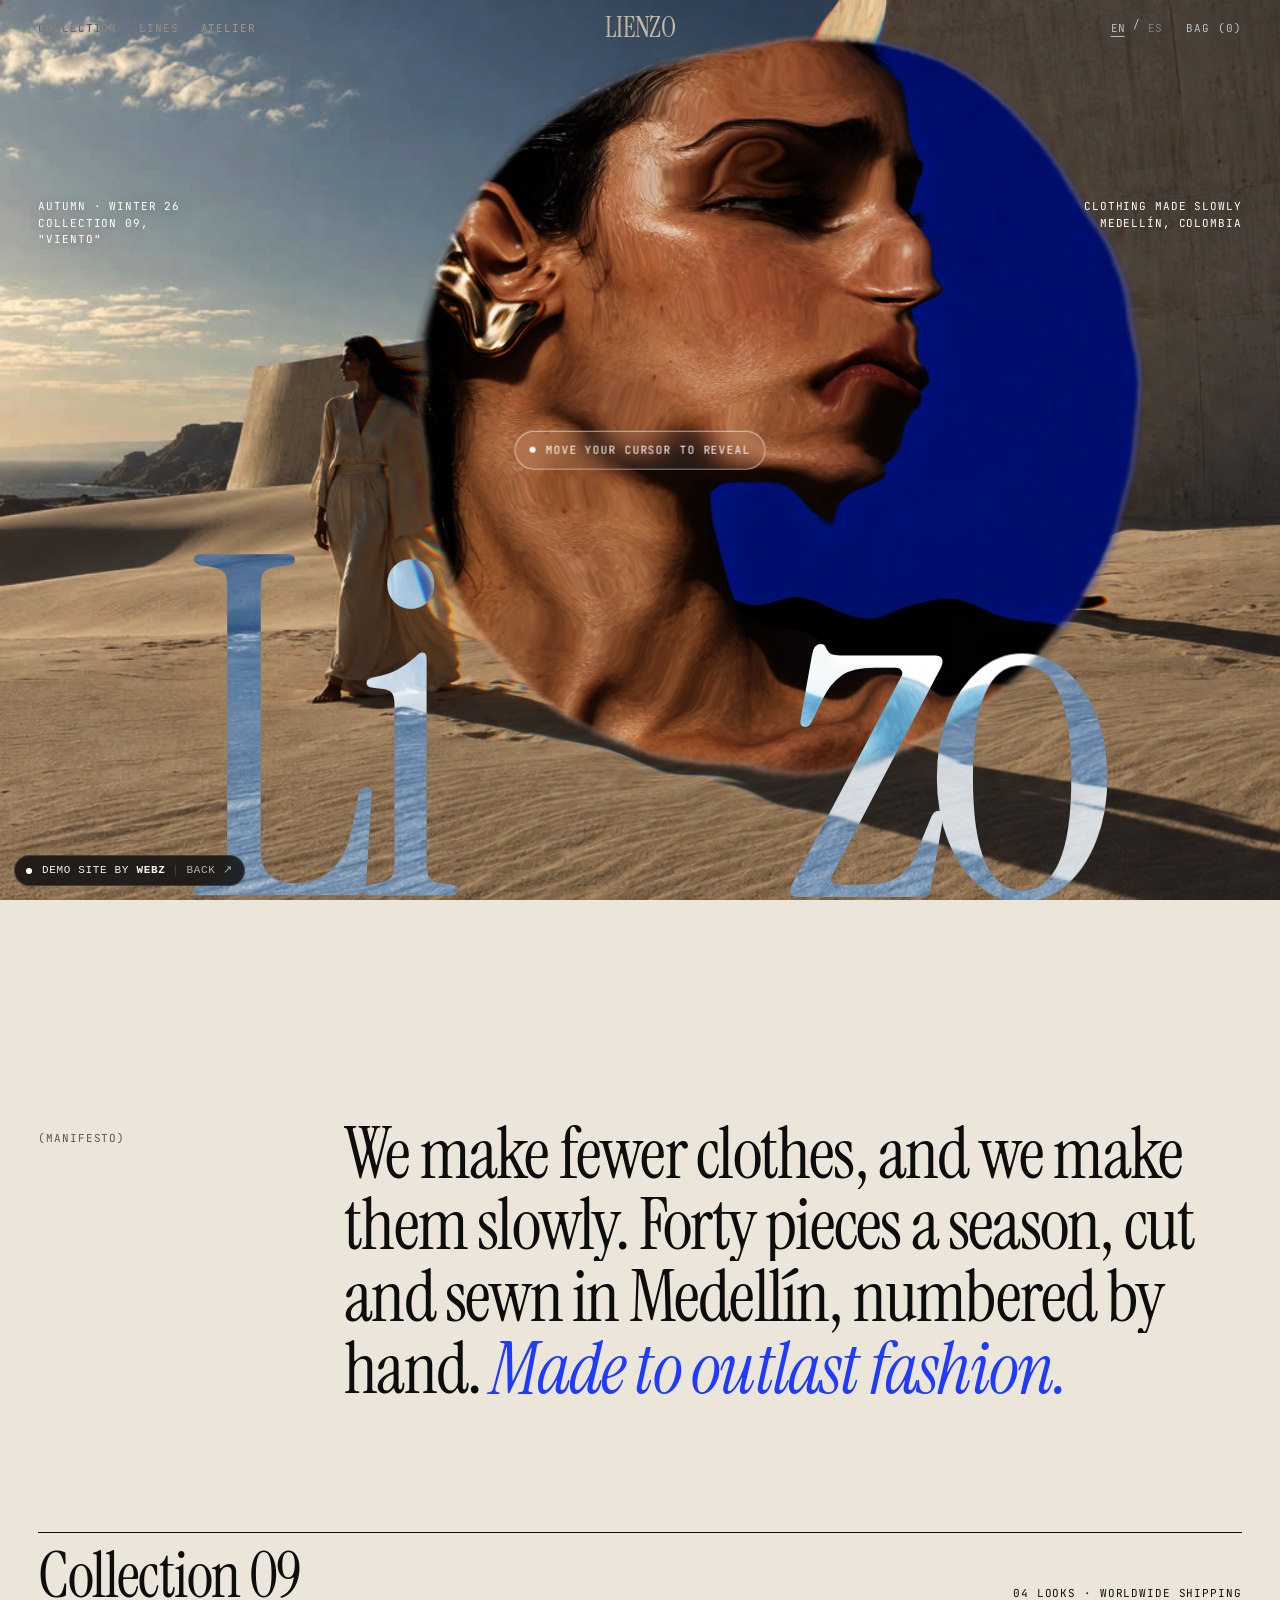
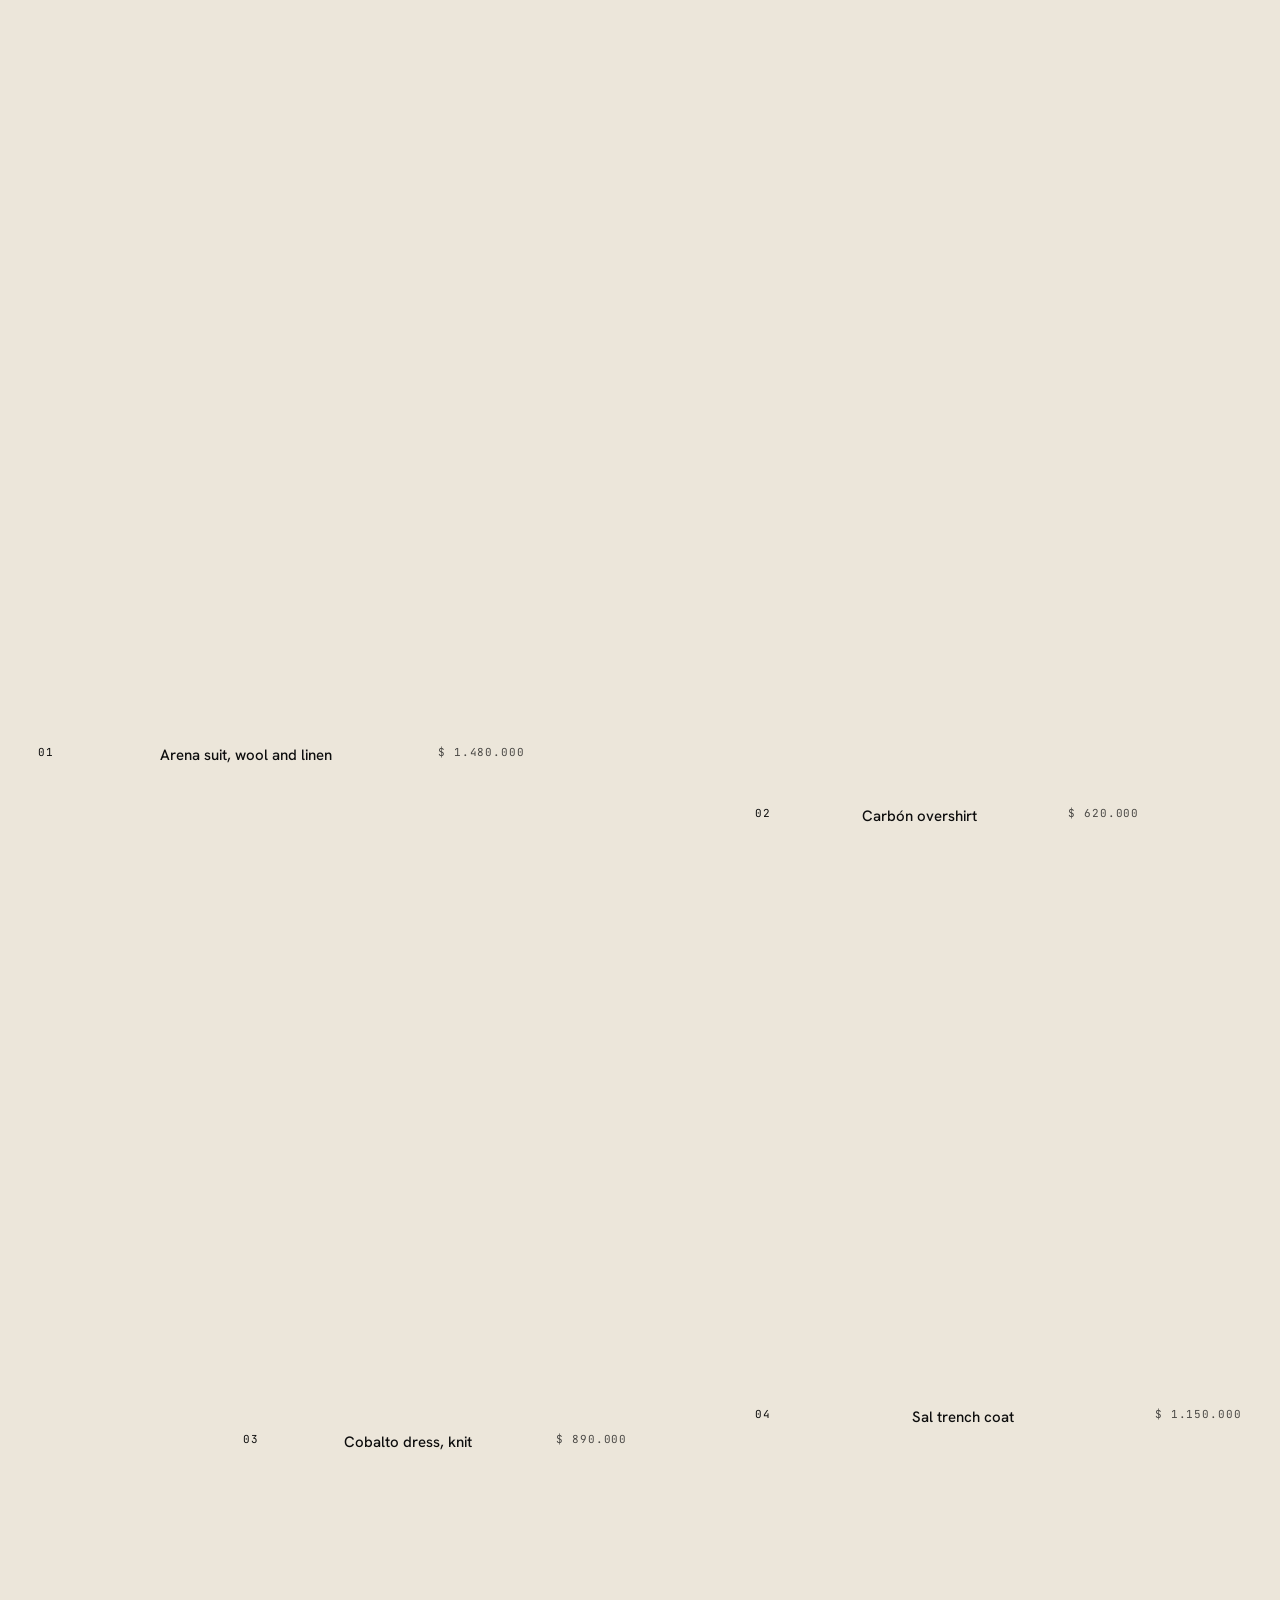
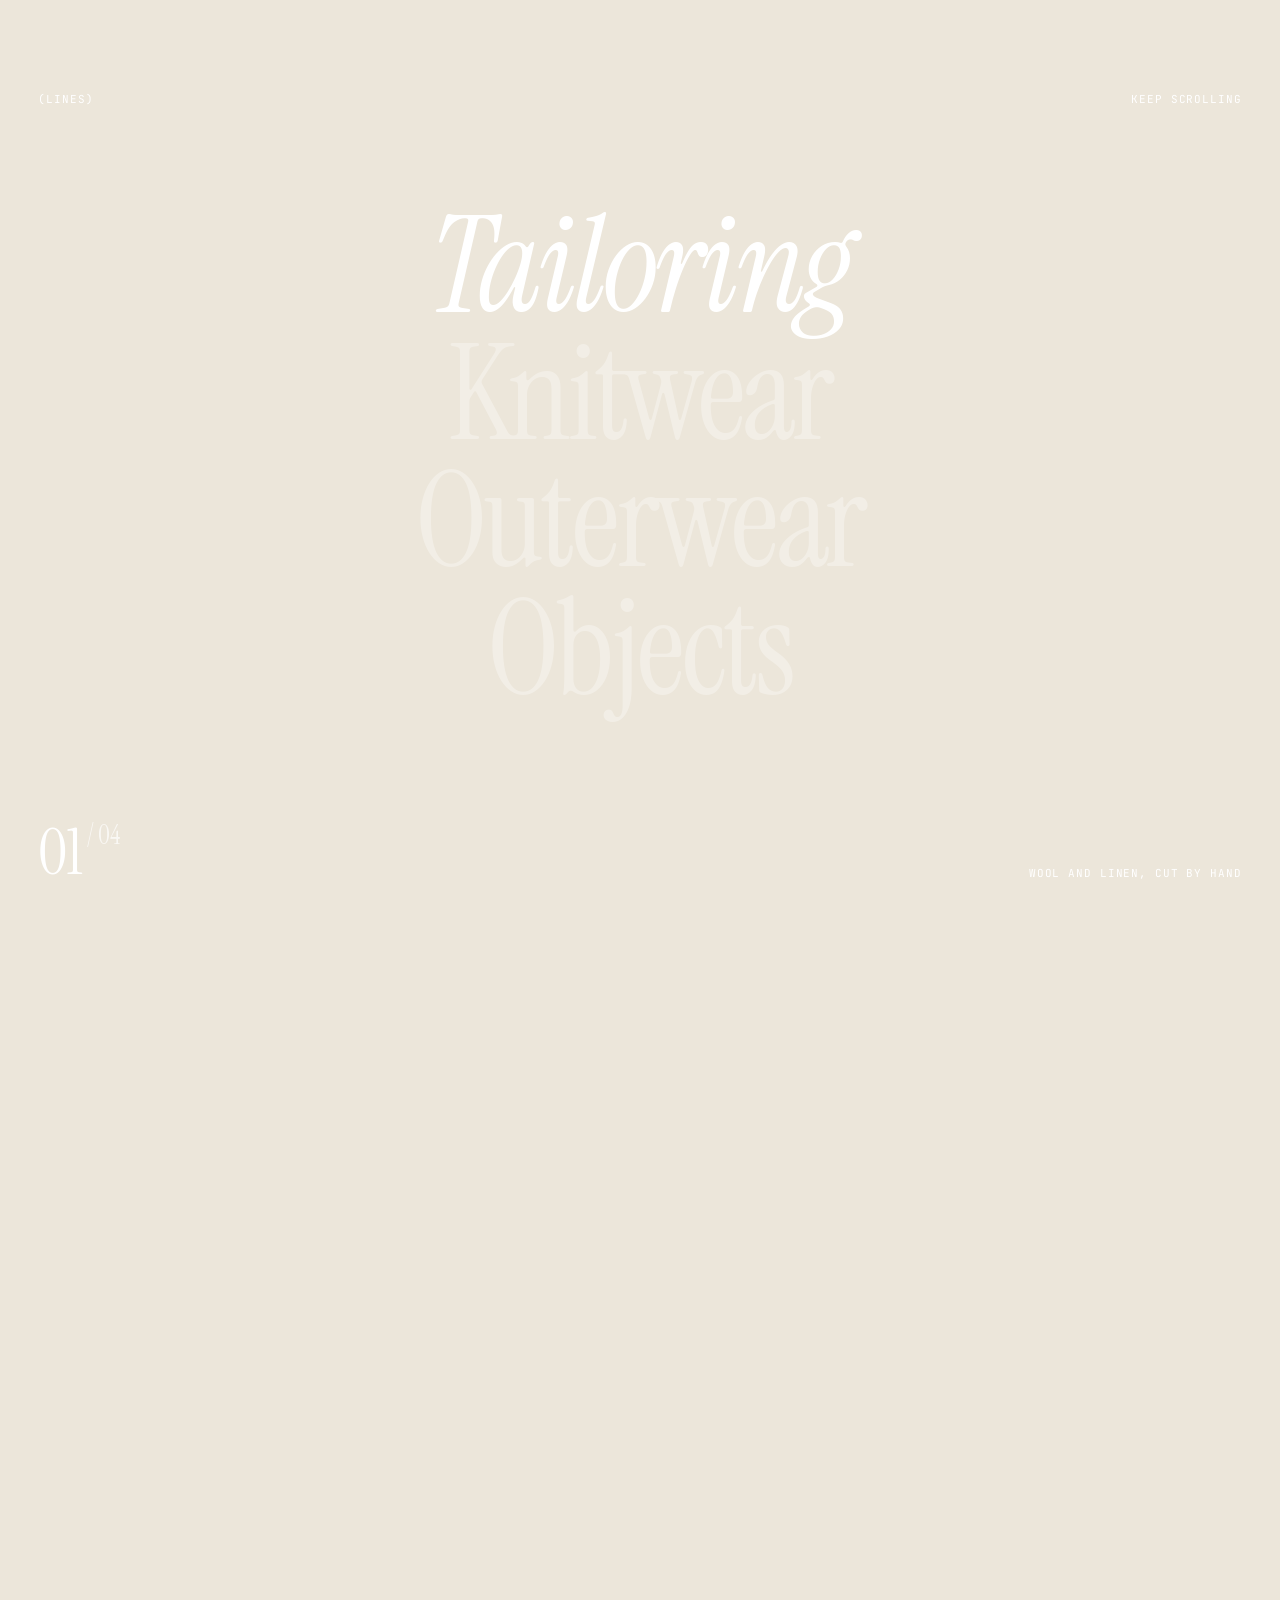
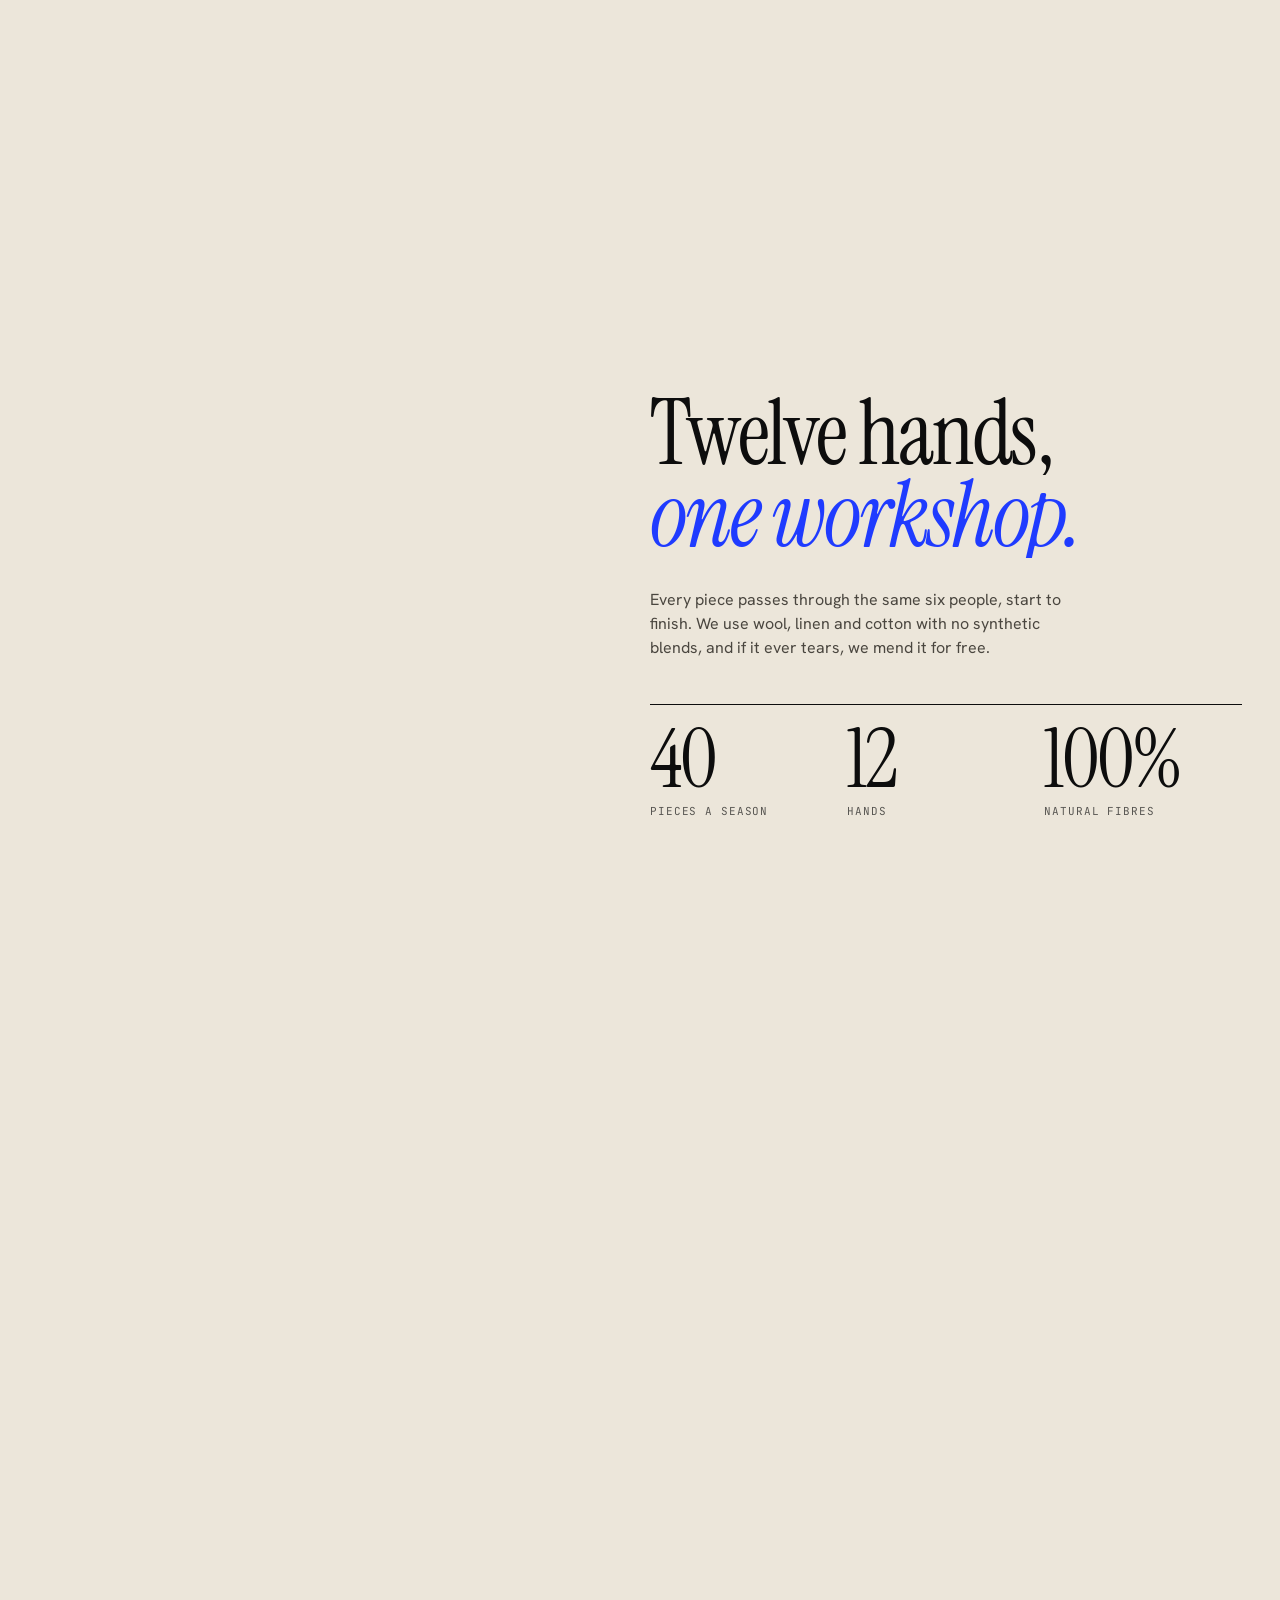
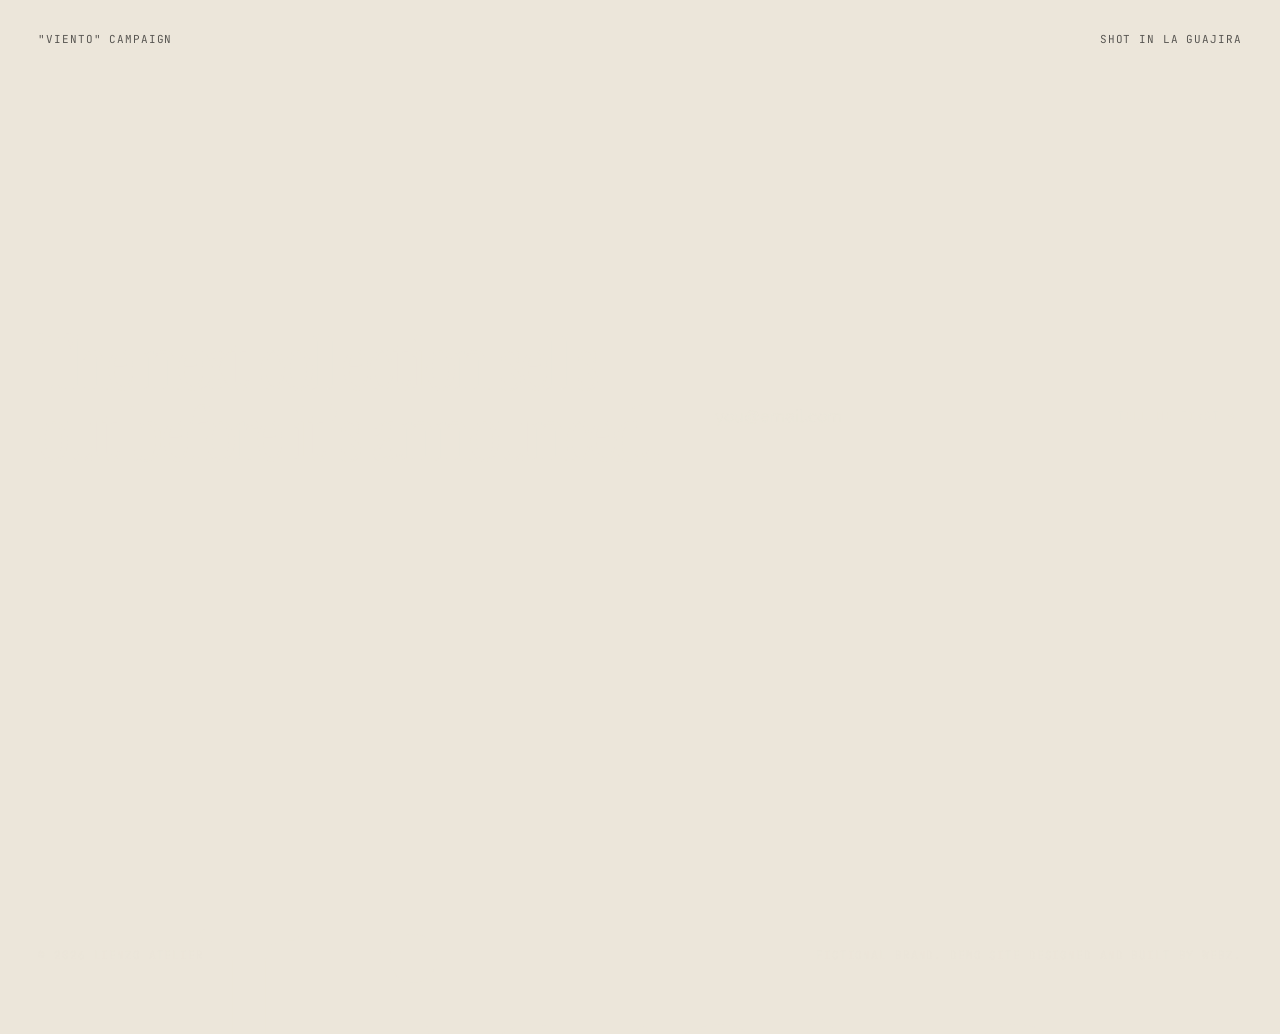
<file: demos/lienzo/index.html>
<!doctype html>
<html lang="en">
<head>
<meta charset="utf-8">
<meta name="viewport" content="width=device-width, initial-scale=1, viewport-fit=cover">
<title data-es-title="Lienzo · Ropa hecha en calma (demo de Webz)">Lienzo · Clothing made slowly (Webz demo)</title>
<meta name="description" content="Lienzo is a fictional clothing label. A demo site designed and built by Webz.">
<meta name="robots" content="noindex">
<meta name="theme-color" content="#ece6da">
<link rel="preconnect" href="https://fonts.googleapis.com">
<link rel="preconnect" href="https://fonts.gstatic.com" crossorigin>
<link rel="stylesheet" href="https://fonts.googleapis.com/css2?family=Instrument+Serif:ital@0;1&family=Hanken+Grotesk:wght@400;500;600&family=JetBrains+Mono:wght@400;500&display=swap">
<link rel="stylesheet" href="../shared/demo.css">
<script src="../shared/demo.js"></script>
<style>
:root {
  --bone: #ece6da; --ink: #0d0d0d; --cobalt: #1f3bff; --grey: #8a857b;
  --serif: "Instrument Serif", "Times New Roman", serif;
  --sans: "Hanken Grotesk", "Helvetica Neue", Arial, sans-serif;
  --mono: "JetBrains Mono", ui-monospace, Menlo, monospace;
  --pad: clamp(16px, 3vw, 44px);
  --ease: cubic-bezier(.2,.8,.2,1);
}
* { box-sizing: border-box; margin: 0; }
html { -webkit-text-size-adjust: 100%; }
html.lenis, html.lenis body { height: auto; }
.lenis.lenis-smooth { scroll-behavior: auto !important; }
body { background: var(--bone); color: var(--ink); font-family: var(--sans); font-size: 16px; line-height: 1.5; -webkit-font-smoothing: antialiased; overflow-x: hidden; }
body.loading { overflow: hidden; height: 100vh; }
img { display: block; max-width: 100%; }
a { color: inherit; text-decoration: none; }
button, input { font: inherit; color: inherit; background: none; border: 0; }
button { cursor: pointer; }
:focus-visible { outline: 2px solid var(--cobalt); outline-offset: 3px; }
.mono { font-family: var(--mono); font-size: 11px; letter-spacing: .08em; text-transform: uppercase; }
.serif { font-family: var(--serif); font-weight: 400; letter-spacing: -.025em; line-height: .92; }

#gl { position: fixed; inset: 0; width: 100%; height: 100%; z-index: -1; pointer-events: none; }
[data-gl] { opacity: 0; }
.no-gl [data-gl] { opacity: 1; }

/* Preloader */
.loader { position: fixed; inset: 0; z-index: 9500; background: var(--ink); color: var(--bone); display: flex; flex-direction: column; justify-content: space-between; padding: var(--pad); padding-bottom: calc(var(--pad) + env(safe-area-inset-bottom, 0px)); }
.loader-top { display: flex; justify-content: space-between; }
.loader-count { font-size: clamp(110px, 26vw, 420px); line-height: .8; display: flex; overflow: hidden; align-self: flex-end; font-variant-numeric: tabular-nums; }
.loader-line { height: 1px; background: rgba(236,230,218,.25); position: relative; }
.loader-line i { position: absolute; inset: 0; background: var(--bone); transform: scaleX(0); transform-origin: left; }

/* Cursor */
.cursor { position: fixed; top: 0; left: 0; z-index: 9200; pointer-events: none; width: 12px; height: 12px; margin: -6px 0 0 -6px; border-radius: 50%; background: #fff; mix-blend-mode: difference; display: grid; place-items: center; }
.cursor span { color: #000; font-family: var(--mono); font-size: 10px; letter-spacing: .08em; text-transform: uppercase; opacity: 0; white-space: nowrap; }
@media (hover: none), (pointer: coarse) { .cursor { display: none; } }

/* Nav */
.nav { position: fixed; top: 0; left: 0; right: 0; z-index: 900; display: grid; grid-template-columns: 1fr auto 1fr; align-items: center; padding: calc(14px + env(safe-area-inset-top, 0px)) var(--pad) 14px; mix-blend-mode: difference; color: #fff; }
.nav-left { display: flex; gap: 22px; }
.nav-right { display: flex; gap: 18px; justify-content: flex-end; align-items: center; }
.brand { font-family: var(--serif); font-size: 28px; letter-spacing: -.02em; line-height: 1; }
.nav a.l { position: relative; overflow: hidden; display: inline-block; }
.lang { display: inline-flex; gap: 2px; }
.lang button { padding: 4px 6px; opacity: .5; }
.lang button[aria-pressed="true"] { opacity: 1; text-decoration: underline; text-underline-offset: 4px; }
@media (max-width: 720px) { .nav { grid-template-columns: auto 1fr; } .nav-left { display: none; } .nav-right { white-space: nowrap; gap: 14px; } }
@media (pointer: coarse) { .lang button { padding: 12px 8px; } }

/* Hero */
.hero { position: relative; height: 100vh; height: 100svh; color: #fff; overflow: hidden; }
.hero-gl { position: absolute; inset: 0; }
.hero-gl img { width: 100%; height: 100%; object-fit: cover; }
.hero-meta { position: absolute; left: var(--pad); right: var(--pad); top: 22vh; display: flex; justify-content: space-between; align-items: flex-start; gap: 20px; text-shadow: 0 1px 16px rgba(0,0,0,.55); }
.hero-meta p { max-width: 24ch; }
.hero-word { position: absolute; left: 0; right: 0; bottom: calc(-1.5vw + env(safe-area-inset-bottom, 0px)); text-align: center; font-size: 37vw; line-height: .78; letter-spacing: -.05em; mix-blend-mode: difference; white-space: nowrap; pointer-events: none; }
.hero-word .ch { display: inline-block; will-change: transform; }
.hero-hint { position: absolute; left: 50%; top: 50%; transform: translate(-50%, -50%); display: inline-flex; gap: 10px; align-items: center; padding: 10px 14px; border: 1px solid rgba(255,255,255,.6); border-radius: 999px; -webkit-backdrop-filter: blur(8px); backdrop-filter: blur(8px); background: rgba(255,255,255,.08); }
.hero-hint i { width: 6px; height: 6px; border-radius: 50%; background: #fff; animation: blink 1.4s infinite; }
@keyframes blink { 50% { opacity: .2; } }

/* Manifesto */
.manifesto { padding: clamp(110px, 17vw, 260px) var(--pad) clamp(80px, 10vw, 160px); display: grid; grid-template-columns: repeat(12, 1fr); gap: 20px; }
.manifesto .mono { grid-column: 1 / span 3; padding-top: 12px; opacity: .66; }
.manifesto h2 { grid-column: 4 / -1; font-size: clamp(34px, 5.6vw, 96px); line-height: 1; }
.manifesto h2 em { color: var(--cobalt); }
@media (max-width: 800px) { .manifesto .mono, .manifesto h2 { grid-column: 1 / -1; } }

/* Looks */
.looks { padding: 0 var(--pad) clamp(90px, 12vw, 190px); }
.looks-head { display: flex; justify-content: space-between; align-items: baseline; border-top: 1px solid currentColor; padding-top: 14px; margin-bottom: clamp(40px, 6vw, 90px); }
.looks-head h2 { font-size: clamp(38px, 5vw, 80px); }
.grid { display: grid; grid-template-columns: repeat(12, 1fr); gap: clamp(14px, 2vw, 30px); align-items: start; }
.look { cursor: none; }
.look:nth-child(1) { grid-column: 1 / span 5; }
.look:nth-child(2) { grid-column: 8 / span 4; margin-top: 22vh; }
.look:nth-child(3) { grid-column: 3 / span 4; margin-top: 6vh; }
.look:nth-child(4) { grid-column: 8 / span 5; margin-top: -12vh; }
.look .ph { aspect-ratio: 3 / 4; overflow: hidden; }
.look .ph img { width: 100%; height: 100%; object-fit: cover; }
.look .cap { display: flex; justify-content: space-between; gap: 12px; padding-top: 12px; }
.look .cap b { font-weight: 500; text-transform: none; font-family: var(--sans); font-size: 15px; letter-spacing: 0; }
.look .cap span:last-child { opacity: .72; }
@media (max-width: 800px) { .look:nth-child(n) { grid-column: 1 / -1; margin-top: 0; } .look:nth-child(even) { padding-left: 18vw; } .look:nth-child(odd) { padding-right: 18vw; } .look { cursor: auto; } }

/* Collections */
.coll { position: relative; height: 100vh; height: 100svh; color: #fff; overflow: hidden; }
.coll-gl { position: absolute; inset: 0; }
.coll-gl img { width: 100%; height: 100%; object-fit: cover; }
.coll-inner { position: absolute; inset: 0; display: flex; flex-direction: column; justify-content: center; align-items: center; gap: 4px; padding: var(--pad); text-align: center; }
.coll-item { font-size: clamp(54px, 10.5vw, 190px); opacity: .32; transition: opacity .5s var(--ease), transform .7s var(--ease), letter-spacing .7s var(--ease); display: block; line-height: .92; padding: 0 .2em; }
.coll-item.on { opacity: 1; font-style: italic; }
.coll-foot { position: absolute; left: var(--pad); right: var(--pad); bottom: calc(26px + env(safe-area-inset-bottom, 0px)); display: flex; justify-content: space-between; align-items: flex-end; }
.coll-count { font-family: var(--serif); font-size: clamp(40px, 5vw, 76px); line-height: .9; }
.coll-count small { font-size: .4em; opacity: .7; vertical-align: top; }
.coll-bar { position: absolute; left: var(--pad); right: var(--pad); top: calc(84px + env(safe-area-inset-top, 0px)); display: flex; justify-content: space-between; }

/* Atelier */
.atelier { padding: clamp(100px, 14vw, 220px) var(--pad); display: grid; grid-template-columns: repeat(12, 1fr); gap: 20px; align-items: end; }
.atelier .ph { grid-column: 1 / span 5; aspect-ratio: 4 / 5; overflow: hidden; }
.atelier .ph img { width: 100%; height: 100%; object-fit: cover; }
.atelier .txt { grid-column: 7 / -1; }
.atelier h2 { font-size: clamp(44px, 7vw, 124px); margin-bottom: 30px; }
.atelier h2 em { color: var(--cobalt); }
.atelier p { max-width: 46ch; color: #4a463f; margin-bottom: 44px; }
.stats { display: grid; grid-template-columns: repeat(3, 1fr); border-top: 1px solid currentColor; }
.stats div { padding: 16px 0; }
.stats b { display: block; font-family: var(--serif); font-weight: 400; font-size: clamp(50px, 6.4vw, 110px); line-height: .95; letter-spacing: -.03em; font-variant-numeric: tabular-nums; }
.stats span { opacity: .66; }
@media (max-width: 800px) { .atelier .ph, .atelier .txt { grid-column: 1 / -1; } }

/* Wide */
.wide { padding: 0 var(--pad) clamp(90px, 12vw, 190px); }
.wide .ph { aspect-ratio: 16 / 8; overflow: hidden; }
.wide .ph img { width: 100%; height: 100%; object-fit: cover; }
.wide .cap { display: flex; justify-content: space-between; padding-top: 12px; opacity: .66; }
@media (max-width: 800px) { .wide .ph { aspect-ratio: 4 / 5; } }

/* Footer */
.foot { color: var(--bone); padding: clamp(80px, 10vw, 150px) var(--pad) calc(70px + env(safe-area-inset-bottom, 0px)); overflow: hidden; }
.foot-top { display: grid; grid-template-columns: 1.2fr 1fr; gap: 40px; align-items: end; }
.foot-top h2 { font-size: clamp(40px, 6vw, 104px); }
.news { display: flex; border-bottom: 1px solid currentColor; padding-bottom: 12px; gap: 12px; }
.news input { flex: 1; min-width: 0; font-size: 18px; outline: none; }
.news input::placeholder { color: rgba(236,230,218,.45); }
.news button { display: inline-flex; gap: 8px; align-items: center; }
.news-note { margin-top: 12px; color: rgba(236,230,218,.5); min-height: 1.4em; }
.foot-word { font-size: 36.5vw; line-height: .8; letter-spacing: -.05em; text-align: center; margin: clamp(40px, 6vw, 90px) calc(var(--pad) * -1) 0; white-space: nowrap; }
.foot-word .ch { display: inline-block; }
.foot-row { display: flex; justify-content: space-between; gap: 20px; flex-wrap: wrap; color: rgba(236,230,218,.5); padding-top: 26px; }
@media (max-width: 800px) { .foot-top { grid-template-columns: 1fr; } }

@media (prefers-reduced-motion: reduce) { .hero-hint i { animation: none; } }
</style>
</head>
<body class="loading">
<canvas id="gl" aria-hidden="true"></canvas>

<div class="loader" aria-hidden="true">
  <div class="loader-top mono"><span>Lienzo</span><span data-es="Otoño · Invierno 26">Autumn · Winter 26</span></div>
  <div>
    <div class="loader-count serif">000</div>
    <div class="loader-line"><i></i></div>
  </div>
</div>

<div class="cursor" aria-hidden="true"><span data-es="Ver">View</span></div>

<header class="nav mono">
  <nav class="nav-left">
    <a class="l" href="#coleccion" data-es="Colección">Collection</a>
    <a class="l" href="#lineas" data-es="Líneas">Lines</a>
    <a class="l" href="#atelier">Atelier</a>
  </nav>
  <a class="brand" href="#top">Lienzo</a>
  <div class="nav-right">
    <div class="lang" role="group" aria-label="Language / Idioma">
      <button type="button" data-setlang="en">EN</button><span>/</span><button type="button" data-setlang="es">ES</button>
    </div>
    <span data-es="Bolsa (0)">Bag (0)</span>
  </div>
</header>

<main id="top">
  <section class="hero">
    <div class="hero-gl" data-hero-gl><img data-gl src="img/campaign.jpg" alt=""></div>
    <div class="hero-meta mono">
      <p data-es="Otoño · Invierno 26<br>Colección 09, «Viento»">Autumn · Winter 26<br>Collection 09, "Viento"</p>
      <p style="text-align:right" data-es="Ropa hecha en calma<br>Medellín, Colombia">Clothing made slowly<br>Medellín, Colombia</p>
    </div>
    <div class="hero-hint mono"><i></i><span data-hint data-es="Mueve el cursor para revelar">Move your cursor to reveal</span></div>
    <h1 class="hero-word serif" aria-label="Lienzo">Lienzo</h1>
  </section>

  <section class="manifesto">
    <span class="mono" data-es="(Manifiesto)">(Manifesto)</span>
    <h2 class="serif" data-lines data-es="Hacemos menos ropa y la hacemos despacio. Cuarenta piezas por temporada, cortadas y cosidas en Medellín, numeradas a mano. <em>Para que te duren más que la moda.</em>">We make fewer clothes, and we make them slowly. Forty pieces a season, cut and sewn in Medellín, numbered by hand. <em>Made to outlast fashion.</em></h2>
  </section>

  <section class="looks" id="coleccion">
    <div class="looks-head">
      <h2 class="serif" data-es="Colección 09">Collection 09</h2>
      <span class="mono" data-es="04 looks · Envíos a todo el mundo">04 looks · Worldwide shipping</span>
    </div>
    <div class="grid">
      <a class="look" href="#coleccion" data-noop><div class="ph"><img data-gl data-fx="look" src="img/look1.jpg" alt="Model in an oversized ecru suit"></div><div class="cap mono"><span>01</span><b data-es="Traje Arena, lana y lino">Arena suit, wool and linen</b><span>$ 1.480.000</span></div></a>
      <a class="look" href="#coleccion" data-noop><div class="ph"><img data-gl data-fx="look" src="img/look2.jpg" alt="Model in a black overshirt"></div><div class="cap mono"><span>02</span><b data-es="Sobrecamisa Carbón">Carbón overshirt</b><span>$ 620.000</span></div></a>
      <a class="look" href="#coleccion" data-noop><div class="ph"><img data-gl data-fx="look" src="img/look3.jpg" alt="Model in a cobalt knit dress"></div><div class="cap mono"><span>03</span><b data-es="Vestido Cobalto, punto">Cobalto dress, knit</b><span>$ 890.000</span></div></a>
      <a class="look" href="#coleccion" data-noop><div class="ph"><img data-gl data-fx="look" src="img/look4.jpg" alt="Model in a cream trench coat"></div><div class="cap mono"><span>04</span><b data-es="Gabardina Sal">Sal trench coat</b><span>$ 1.150.000</span></div></a>
    </div>
  </section>

  <section class="coll" id="lineas" data-dark>
    <div class="coll-gl" data-coll-gl><img data-gl src="img/detail.jpg" alt=""></div>
    <div class="coll-bar mono"><span data-es="(Líneas)">(Lines)</span><span data-es="Sigue bajando">Keep scrolling</span></div>
    <div class="coll-inner">
      <a class="coll-item serif on" href="#lineas" data-noop data-i="0" data-es="Sastrería">Tailoring</a>
      <a class="coll-item serif" href="#lineas" data-noop data-i="1" data-es="Punto">Knitwear</a>
      <a class="coll-item serif" href="#lineas" data-noop data-i="2" data-es="Abrigos">Outerwear</a>
      <a class="coll-item serif" href="#lineas" data-noop data-i="3" data-es="Objetos">Objects</a>
    </div>
    <div class="coll-foot">
      <div class="coll-count"><span data-coll-n>01</span><small> / 04</small></div>
      <span class="mono" data-coll-desc></span>
    </div>
  </section>

  <section class="atelier" id="atelier">
    <div class="ph"><img data-gl data-fx="look" src="img/detail.jpg" alt="Close-up of ecru wool and linen fabric"></div>
    <div class="txt">
      <h2 class="serif" data-lines data-es="Doce manos,<br><em>un solo taller.</em>">Twelve hands,<br><em>one workshop.</em></h2>
      <p data-es="Cada prenda pasa por las mismas seis personas, de principio a fin. Usamos lana, lino y algodón sin mezclas sintéticas, y si algún día se rompe, te la arreglamos gratis.">Every piece passes through the same six people, start to finish. We use wool, linen and cotton with no synthetic blends, and if it ever tears, we mend it for free.</p>
      <div class="stats">
        <div><b data-count="40">0</b><span class="mono" data-es="Piezas por temporada">Pieces a season</span></div>
        <div><b data-count="12">0</b><span class="mono" data-es="Manos">Hands</span></div>
        <div><b data-count="100" data-suffix="%">0</b><span class="mono" data-es="Fibras naturales">Natural fibres</span></div>
      </div>
    </div>
  </section>

  <section class="wide">
    <div class="ph"><img data-gl data-fx="look" src="img/profile.jpg" alt="Profile portrait against a cobalt backdrop"></div>
    <div class="cap mono"><span data-es="Campaña «Viento»">"Viento" campaign</span><span data-es="Fotografiada en La Guajira">Shot in La Guajira</span></div>
  </section>
</main>

<footer class="foot" data-dark>
  <div class="foot-top">
    <h2 class="serif" data-lines data-es="La próxima colección se agota antes de anunciarse.">The next collection sells out before it's announced.</h2>
    <div>
      <form class="news"><input type="email" required placeholder="you@email.com" aria-label="Email"><button class="mono" type="submit"><span data-es="Avísame">Tell me first</span> →</button></form>
      <p class="news-note mono" role="status"></p>
    </div>
  </div>
  <div class="foot-word serif" aria-hidden="true">Lienzo</div>
  <div class="foot-row mono">
    <span>© 2026 Lienzo Atelier</span>
    <span data-es="Marca ficticia. Sitio demo diseñado y construido por Webz.">Fictional brand. Demo site designed and built by Webz.</span>
  </div>
</footer>

<script src="../vendor/gsap.min.js"></script>
<script src="../vendor/ScrollTrigger.min.js"></script>
<script src="../vendor/SplitText.min.js"></script>
<script src="../vendor/lenis.min.js"></script>
<script type="module">
import * as THREE from '../vendor/three.min.js';

demoI18n();
gsap.registerPlugin(ScrollTrigger, SplitText);
const reduce = matchMedia('(prefers-reduced-motion: reduce)').matches;
const fine = matchMedia('(hover: hover) and (pointer: fine)').matches;
const $ = (s, c) => (c || document).querySelector(s);
const $$ = (s, c) => [...(c || document).querySelectorAll(s)];
if (!fine) $('[data-hint]').textContent = demoT('Drag to reveal', 'Desliza el dedo para revelar');

/* ---------- Smooth scroll ---------- */
let lenis = null;
if (!reduce) {
  lenis = new Lenis({ duration: 1.2, smoothWheel: true });
  lenis.on('scroll', ScrollTrigger.update);
  gsap.ticker.add(t => lenis.raf(t * 1000));
  gsap.ticker.lagSmoothing(0);
  lenis.stop();
}
$$('a[href^="#"]').forEach(a => a.addEventListener('click', e => {
  e.preventDefault();
  if (a.hasAttribute('data-noop')) return;
  const t = $(a.getAttribute('href')); if (!t) return;
  lenis ? lenis.scrollTo(t, { duration: 1.6 }) : t.scrollIntoView();
}));

/* ---------- WebGL ---------- */
const NOISE = `
vec3 permute(vec3 x){return mod(((x*34.0)+1.0)*x,289.0);}
float snoise(vec2 v){const vec4 C=vec4(0.211324865405187,0.366025403784439,-0.577350269189626,0.024390243902439);vec2 i=floor(v+dot(v,C.yy));vec2 x0=v-i+dot(i,C.xx);vec2 i1=(x0.x>x0.y)?vec2(1.0,0.0):vec2(0.0,1.0);vec4 x12=x0.xyxy+C.xxzz;x12.xy-=i1;i=mod(i,289.0);vec3 p=permute(permute(i.y+vec3(0.0,i1.y,1.0))+i.x+vec3(0.0,i1.x,1.0));vec3 m=max(0.5-vec3(dot(x0,x0),dot(x12.xy,x12.xy),dot(x12.zw,x12.zw)),0.0);m=m*m;m=m*m;vec3 x=2.0*fract(p*C.www)-1.0;vec3 h=abs(x)-0.5;vec3 ox=floor(x+0.5);vec3 a0=x-ox;m*=1.79284291400159-0.85373472095314*(a0*a0+h*h);vec3 g;g.x=a0.x*x0.x+h.x*x0.y;g.yz=a0.yz*x12.xz+h.yz*x12.yw;return 130.0*dot(m,g);}
vec2 cover(vec2 uv, vec2 size, vec2 img){float rs=size.x/size.y;float ri=img.x/img.y;vec2 s=rs<ri?vec2(img.x*size.y/img.y,size.y):vec2(size.x,img.y*size.x/img.x);vec2 o=(rs<ri?vec2((s.x-size.x)/2.0,0.0):vec2(0.0,(s.y-size.y)/2.0))/s;return uv*size/s+o;}
`;
const VERT = `
uniform float uVel; varying vec2 vUv;
void main(){ vUv=uv; vec4 wp=modelMatrix*vec4(position,1.0); wp.y+=sin(uv.x*3.14159265)*uVel*70.0; wp.x+=sin(uv.y*3.14159265)*uVel*-10.0; gl_Position=projectionMatrix*viewMatrix*wp; }`;

const FRAG_LOOK = `
precision highp float; uniform sampler2D uTex; uniform vec2 uSize, uImg; uniform float uVel, uHover, uShow, uTime, uPar; varying vec2 vUv;
${NOISE}
void main(){
  if (vUv.y > uShow) discard;
  float zoom = 1.12 + 0.07*uHover + (1.0-uShow)*0.25;
  vec2 uv = (vUv-0.5)/zoom + 0.5;
  uv.y += (1.0-uShow)*0.06;
  uv.y += uPar*0.05;
  float n = snoise(vUv*3.0 + uTime*0.25);
  uv += n*0.012*uHover;
  vec2 c = cover(uv, uSize, uImg);
  float s = uVel*0.035 + 0.004*uHover;
  float r = texture2D(uTex, c + vec2(0.0, s)).r; float g = texture2D(uTex, c).g; float b = texture2D(uTex, c - vec2(0.0, s)).b;
  gl_FragColor = vec4(r,g,b,1.0);
}`;

const FRAG_HERO = `
precision highp float; uniform sampler2D uA, uB, uTrail; uniform vec2 uSize, uImgA, uImgB; uniform float uTime, uIntro, uScroll; varying vec2 vUv;
${NOISE}
void main(){
  float m = texture2D(uTrail, vUv).r;
  float n = snoise(vUv*vec2(3.0,2.2) + uTime*0.12);
  float n2 = snoise(vUv*9.0 - uTime*0.2);
  float mask = smoothstep(0.34, 0.5, m + n*0.14*m + n2*0.05*m);
  vec2 uv = (vUv-0.5)/(1.0 + (1.0-uIntro)*0.35 + uScroll*0.12) + 0.5;
  vec2 dis = vec2(n, n2)*0.03*m;
  vec2 ca = cover(uv + dis, uSize, uImgA);
  vec2 cb = cover((uv-0.5)/1.06+0.5 - dis, uSize, uImgB);
  float sh = 0.006*m;
  vec3 A = vec3(texture2D(uA, ca+vec2(sh,0.0)).r, texture2D(uA, ca).g, texture2D(uA, ca-vec2(sh,0.0)).b);
  vec3 B = texture2D(uB, cb).rgb;
  vec3 col = mix(A, B, mask);
  float edge = smoothstep(0.0,0.5,mask)*(1.0-smoothstep(0.5,1.0,mask));
  col += edge*0.10;
  col *= 1.0 - uScroll*0.5;
  col = mix(vec3(0.051), col, uIntro);
  gl_FragColor = vec4(col,1.0);
}`;

const FRAG_COLL = `
precision highp float; uniform sampler2D uA, uB; uniform vec2 uSize, uImgA, uImgB; uniform float uProg, uTime; varying vec2 vUv;
${NOISE}
void main(){
  float n = snoise(vUv*vec2(2.0,4.0) + 3.0)*0.5+0.5;
  float edge = vUv.x*0.55 + n*0.45;
  float t = smoothstep(edge-0.12, edge+0.12, uProg*1.24-0.12);
  vec2 uv = (vUv-0.5)/1.08 + 0.5; uv.x += sin(uTime*0.2)*0.006;
  vec2 ca = cover(uv + vec2(t*0.12, 0.0), uSize, uImgA);
  vec2 cb = cover(uv - vec2((1.0-t)*0.12, 0.0), uSize, uImgB);
  vec3 col = mix(texture2D(uA, ca).rgb, texture2D(uB, cb).rgb, t);
  float band = t*(1.0-t)*4.0; col += band*0.08;
  col *= 0.62;
  gl_FragColor = vec4(col,1.0);
}`;

let gl = null;
const planes = [];
const state = { vel: 0, time: 0 };
const loader = new THREE.TextureLoader();
const texCache = {};
let toLoad = 0, loaded = 0;
function tex(src) {
  if (texCache[src]) return texCache[src];
  toLoad++;
  const t = loader.load(src, () => { loaded++; }, undefined, () => { loaded++; });
  t.colorSpace = THREE.SRGBColorSpace; t.minFilter = THREE.LinearFilter; t.generateMipmaps = false;
  return (texCache[src] = t);
}
const imgSize = t => t.image ? new THREE.Vector2(t.image.naturalWidth || t.image.width, t.image.naturalHeight || t.image.height) : new THREE.Vector2(16, 9);

try {
  const canvas = $('#gl');
  const renderer = new THREE.WebGLRenderer({ canvas, alpha: true, antialias: false, powerPreference: 'high-performance' });
  renderer.setPixelRatio(Math.min(devicePixelRatio || 1, 1.75));
  const scene = new THREE.Scene();
  const camera = new THREE.PerspectiveCamera(45, 1, 10, 2000);
  camera.position.z = 800;
  const geo = new THREE.PlaneGeometry(1, 1, 24, 24);
  gl = { renderer, scene, camera, geo };

  function resize() {
    const w = innerWidth, h = innerHeight;
    renderer.setSize(w, h, false);
    camera.aspect = w / h; camera.fov = 2 * Math.atan(h / 2 / 800) * 180 / Math.PI; camera.updateProjectionMatrix();
  }
  resize(); addEventListener('resize', resize);

  function addPlane(el, frag, uniforms) {
    const mat = new THREE.ShaderMaterial({ vertexShader: VERT, fragmentShader: frag, uniforms: Object.assign({ uSize: { value: new THREE.Vector2(1, 1) }, uVel: { value: 0 }, uTime: { value: 0 } }, uniforms) });
    const mesh = new THREE.Mesh(geo, mat); mesh.frustumCulled = false; scene.add(mesh);
    const p = { el, mesh, u: mat.uniforms }; planes.push(p); return p;
  }

  /* looks and still images */
  $$('img[data-fx="look"]').forEach(img => {
    const t = tex(img.getAttribute('src'));
    const p = addPlane(img.parentElement, FRAG_LOOK, { uTex: { value: t }, uImg: { value: new THREE.Vector2(16, 9) }, uHover: { value: 0 }, uShow: { value: 0 }, uPar: { value: 0 } });
    p.tex = t; p.par = true;
    const host = img.closest('.look') || img.parentElement;
    host.addEventListener('pointerenter', () => gsap.to(p.u.uHover, { value: 1, duration: .9, ease: 'power3.out' }));
    host.addEventListener('pointerleave', () => gsap.to(p.u.uHover, { value: 0, duration: .9, ease: 'power3.out' }));
    ScrollTrigger.create({ trigger: img.parentElement, start: 'top 88%', once: true, onEnter: () => gsap.to(p.u.uShow, { value: 1, duration: 1.6, ease: 'expo.out' }) });
  });

  /* hero: pointer trail reveals a second image */
  const tc = document.createElement('canvas'); tc.width = 256; tc.height = 144;
  const tctx = tc.getContext('2d'); tctx.fillStyle = '#000'; tctx.fillRect(0, 0, 256, 144);
  const trail = new THREE.CanvasTexture(tc); trail.minFilter = THREE.LinearFilter; trail.generateMipmaps = false;
  const tA = tex('img/campaign.jpg'), tB = tex('img/profile.jpg');
  const hero = addPlane($('[data-hero-gl]'), FRAG_HERO, { uA: { value: tA }, uB: { value: tB }, uTrail: { value: trail }, uImgA: { value: new THREE.Vector2(16, 9) }, uImgB: { value: new THREE.Vector2(16, 9) }, uIntro: { value: 0 }, uScroll: { value: 0 } });
  hero.texA = tA; hero.texB = tB;
  const ptr = { x: .5, y: .5, tx: .5, ty: .5, last: 0, down: 0 };
  const heroEl = $('.hero');
  const onMove = e => { const b = heroEl.getBoundingClientRect(); ptr.tx = (e.clientX - b.left) / b.width; ptr.ty = (e.clientY - b.top) / b.height; ptr.last = performance.now(); if (!ptr.seen) { ptr.seen = true; gsap.to('.hero-hint', { autoAlpha: 0, duration: .6, delay: 1.2 }); } };
  heroEl.addEventListener('pointermove', onMove, { passive: true });
  heroEl.addEventListener('touchmove', e => onMove(e.touches[0]), { passive: true });
  hero.trailStep = (time) => {
    if (performance.now() - ptr.last > 2200) { ptr.tx = .5 + Math.sin(time * .45) * .32; ptr.ty = .46 + Math.sin(time * .7 + 1) * .24; }
    const px = ptr.x, py = ptr.y;
    ptr.x += (ptr.tx - ptr.x) * .12; ptr.y += (ptr.ty - ptr.y) * .12;
    const sp = Math.min(1, Math.hypot(ptr.x - px, ptr.y - py) * 40);
    tctx.globalCompositeOperation = 'source-over'; tctx.fillStyle = 'rgba(0,0,0,.035)'; tctx.fillRect(0, 0, 256, 144);
    const r = 34 + sp * 26, x = ptr.x * 256, y = ptr.y * 144;
    const g = tctx.createRadialGradient(x, y, 0, x, y, r);
    g.addColorStop(0, 'rgba(255,255,255,' + (.25 + sp * .5) + ')'); g.addColorStop(1, 'rgba(255,255,255,0)');
    tctx.globalCompositeOperation = 'lighter'; tctx.fillStyle = g; tctx.beginPath(); tctx.arc(x, y, r, 0, 6.2832); tctx.fill();
    trail.needsUpdate = true;
  };
  gl.hero = hero;

  /* collections: noise wipe between lines */
  const collSrc = ['img/detail.jpg', 'img/look3.jpg', 'img/look4.jpg', 'img/profile.jpg'];
  const collTex = collSrc.map(tex);
  const coll = addPlane($('[data-coll-gl]'), FRAG_COLL, { uA: { value: collTex[0] }, uB: { value: collTex[0] }, uImgA: { value: new THREE.Vector2(16, 9) }, uImgB: { value: new THREE.Vector2(16, 9) }, uProg: { value: 0 } });
  coll.cur = 0; coll.texes = collTex;
  gl.coll = coll;

  let lastY = scrollY;
  gsap.ticker.add((time) => {
    state.time = time;
    const y = scrollY, raw = lenis ? lenis.velocity : (y - lastY); lastY = y;
    const target = reduce ? 0 : gsap.utils.clamp(-1, 1, raw / 55);
    state.vel += (target - state.vel) * .1;
    const vw = innerWidth, vh = innerHeight;
    let any = false;
    for (const p of planes) {
      const b = p.el.getBoundingClientRect();
      const vis = b.bottom > -150 && b.top < vh + 150 && b.width > 0;
      p.mesh.visible = vis; if (!vis) continue; any = true;
      p.mesh.scale.set(b.width, b.height, 1);
      p.mesh.position.set(b.left + b.width / 2 - vw / 2, -(b.top + b.height / 2 - vh / 2), 0);
      p.u.uSize.value.set(b.width, b.height); p.u.uTime.value = time;
      p.u.uVel.value = (p === hero || p === coll) ? 0 : state.vel;
      if (p.par) { p.u.uPar.value = ((b.top + b.height / 2) / vh - .5); if (p.tex.image) p.u.uImg.value.copy(imgSize(p.tex)); }
    }
    if (hero.mesh.visible) { hero.trailStep(time); if (tA.image) hero.u.uImgA.value.copy(imgSize(tA)); if (tB.image) hero.u.uImgB.value.copy(imgSize(tB)); }
    if (coll.mesh.visible) { const a = coll.u.uA.value, b2 = coll.u.uB.value; if (a.image) coll.u.uImgA.value.copy(imgSize(a)); if (b2.image) coll.u.uImgB.value.copy(imgSize(b2)); }
    if (any) renderer.render(scene, camera);
  });
} catch (err) {
  gl = null; document.documentElement.classList.add('no-gl'); $('#gl').style.display = 'none';
}

/* ---------- Preloader ---------- */
const count = $('.loader-count'), line = $('.loader-line i'), shown = { v: 0 };
let started = false;
const tick = setInterval(() => {
  const p = toLoad ? loaded / toLoad : 1;
  gsap.to(shown, { v: p * 100, duration: .5, ease: 'power2.out', overwrite: true, onUpdate: () => { count.textContent = String(Math.round(shown.v)).padStart(3, '0'); gsap.set(line, { scaleX: shown.v / 100 }); } });
  if (p >= 1 && document.fonts.status === 'loaded') { clearInterval(tick); setTimeout(start, 700); }
}, 100);
setTimeout(() => { clearInterval(tick); start(); }, 7000);

const split = (el) => { const s = new SplitText(el, { type: 'chars', charsClass: 'ch' }); return s.chars; };
const heroChars = split('.hero-word');
gsap.set(heroChars, { yPercent: 110 });
gsap.set(['.hero-meta', '.hero-hint'], { autoAlpha: 0 });

function start() {
  if (started) return; started = true;
  const tl = gsap.timeline({ onComplete: () => { document.body.classList.remove('loading'); if (lenis) lenis.start(); ScrollTrigger.sort(); ScrollTrigger.refresh(); } });
  tl.to('.loader-count', { yPercent: -100, duration: .9, ease: 'expo.in' })
    .to('.loader-top, .loader-line', { opacity: 0, duration: .4 }, 0)
    .to('.loader', { clipPath: 'inset(0 0 100% 0)', duration: 1.2, ease: 'expo.inOut' }, .5)
    .set('.loader', { display: 'none' });
  if (gl) tl.to(gl.hero.u.uIntro, { value: 1, duration: 2.2, ease: 'expo.out' }, .7);
  tl.to(heroChars, { yPercent: 0, duration: 1.5, ease: 'expo.out', stagger: .06 }, .9)
    .to(['.hero-meta', '.hero-hint'], { autoAlpha: 1, duration: 1, stagger: .15 }, 1.6);
}
gsap.set('.loader', { clipPath: 'inset(0 0 0% 0)' });

/* ---------- Hero scroll ---------- */
gsap.to(heroChars, { yPercent: -40, stagger: { each: .04, from: 'center' }, ease: 'none', scrollTrigger: { trigger: '.hero', start: 'top top', end: 'bottom top', scrub: .5 } });
if (gl) gsap.to(gl.hero.u.uScroll, { value: 1, ease: 'none', scrollTrigger: { trigger: '.hero', start: 'top top', end: 'bottom top', scrub: true } });

/* ---------- Text reveals ---------- */
$$('[data-lines]').forEach(h => {
  SplitText.create(h, { type: 'lines', mask: 'lines', autoSplit: true, onSplit: self => gsap.from(self.lines, { yPercent: 110, duration: 1.3, ease: 'expo.out', stagger: .08, scrollTrigger: { trigger: h, start: 'top 85%' } }) });
});
gsap.from('.look .cap', { opacity: 0, y: 14, duration: .8, stagger: .1, scrollTrigger: { trigger: '.grid', start: 'top 70%' } });
if (!reduce && fine) $$('.look').forEach((l, i) => gsap.to(l, { y: (i % 2 ? -1 : 1) * -60, ease: 'none', scrollTrigger: { trigger: l, start: 'top bottom', end: 'bottom top', scrub: true } }));

/* ---------- Day and night: background follows the section ---------- */
$$('[data-dark]').forEach(s => ScrollTrigger.create({ trigger: s, start: 'top 55%', end: 'bottom 75%', onToggle: self => gsap.to('body', { backgroundColor: self.isActive ? '#0d0d0d' : '#ece6da', duration: .7, overwrite: 'auto' }) }));

/* ---------- Collections ---------- */
const items = $$('.coll-item'), nEl = $('[data-coll-n]'), dEl = $('[data-coll-desc]');
const desc = [demoT('Wool and linen, cut by hand', 'Lana y lino, corte a mano'), demoT('Merino spun in Boyacá', 'Merino hilado en Boyacá'), demoT('Waxed cotton for the rain', 'Algodón encerado para la lluvia'), demoT('Recycled gold, small runs', 'Oro reciclado, series cortas')];
let collIdx = 0, collBusy = null;
dEl.textContent = desc[0];
function setColl(i) {
  if (i === collIdx) return; collIdx = i;
  items.forEach((el, k) => el.classList.toggle('on', k === i));
  nEl.textContent = String(i + 1).padStart(2, '0'); dEl.textContent = desc[i];
  gsap.fromTo([nEl, dEl], { y: 14, opacity: 0 }, { y: 0, opacity: 1, duration: .6, ease: 'power3.out' });
  if (!gl) { $('.coll-gl img').src = ['img/detail.jpg', 'img/look3.jpg', 'img/look4.jpg', 'img/profile.jpg'][i]; return; }
  const c = gl.coll;
  if (collBusy) { collBusy.kill(); c.u.uA.value = c.u.uProg.value > .5 ? c.u.uB.value : c.u.uA.value; }
  c.u.uB.value = c.texes[i]; c.u.uProg.value = 0;
  collBusy = gsap.to(c.u.uProg, { value: 1, duration: 1.5, ease: 'power3.inOut', onComplete: () => { c.u.uA.value = c.texes[i]; c.u.uProg.value = 0; collBusy = null; } });
}
ScrollTrigger.create({ trigger: '.coll', start: 'top top', end: '+=260%', pin: true, anticipatePin: 1, onUpdate: self => setColl(Math.min(3, Math.floor(self.progress * 4))) });

/* ---------- Counters ---------- */
$$('[data-count]').forEach(el => { const o = { v: 0 }, end = +el.dataset.count, suf = el.dataset.suffix || ''; gsap.to(o, { v: end, duration: 2, ease: 'power3.out', scrollTrigger: { trigger: el, start: 'top 88%' }, onUpdate: () => { el.textContent = Math.round(o.v) + suf; } }); });

/* ---------- Footer word ---------- */
const footChars = split('.foot-word');
gsap.from(footChars, { yPercent: 100, ease: 'none', stagger: .08, scrollTrigger: { trigger: '.foot-word', start: 'top 100%', end: 'bottom 100%', scrub: .6 } });

/* ---------- Cursor ---------- */
if (fine) {
  const cur = $('.cursor'), lab = $('span', cur);
  const cx = gsap.quickTo(cur, 'x', { duration: .35, ease: 'power3.out' }), cy = gsap.quickTo(cur, 'y', { duration: .35, ease: 'power3.out' });
  addEventListener('pointermove', e => { cx(e.clientX); cy(e.clientY); }, { passive: true });
  $$('.look').forEach(l => {
    l.addEventListener('pointerenter', () => { gsap.to(cur, { width: 84, height: 84, margin: '-42px 0 0 -42px', duration: .5, ease: 'expo.out' }); gsap.to(lab, { opacity: 1, duration: .3 }); });
    l.addEventListener('pointerleave', () => { gsap.to(cur, { width: 12, height: 12, margin: '-6px 0 0 -6px', duration: .5, ease: 'expo.out' }); gsap.to(lab, { opacity: 0, duration: .2 }); });
  });
  $$('a:not(.look), button').forEach(l => {
    l.addEventListener('pointerenter', () => gsap.to(cur, { scale: 3, duration: .4, ease: 'expo.out' }));
    l.addEventListener('pointerleave', () => gsap.to(cur, { scale: 1, duration: .4, ease: 'expo.out' }));
  });
  items.forEach(it => it.addEventListener('pointerenter', () => setColl(+it.dataset.i)));
}

/* ---------- Newsletter (demo) ---------- */
$('.news').addEventListener('submit', e => { e.preventDefault(); $('.news-note').textContent = demoT('This is a demo, so nothing was sent. On your site, this works.', 'Esto es un demo, así que no se envió nada. En tu sitio, sí funciona.'); e.target.reset(); });

addEventListener('load', () => { ScrollTrigger.sort(); ScrollTrigger.refresh(); });
</script>
</body>
</html>
</file>
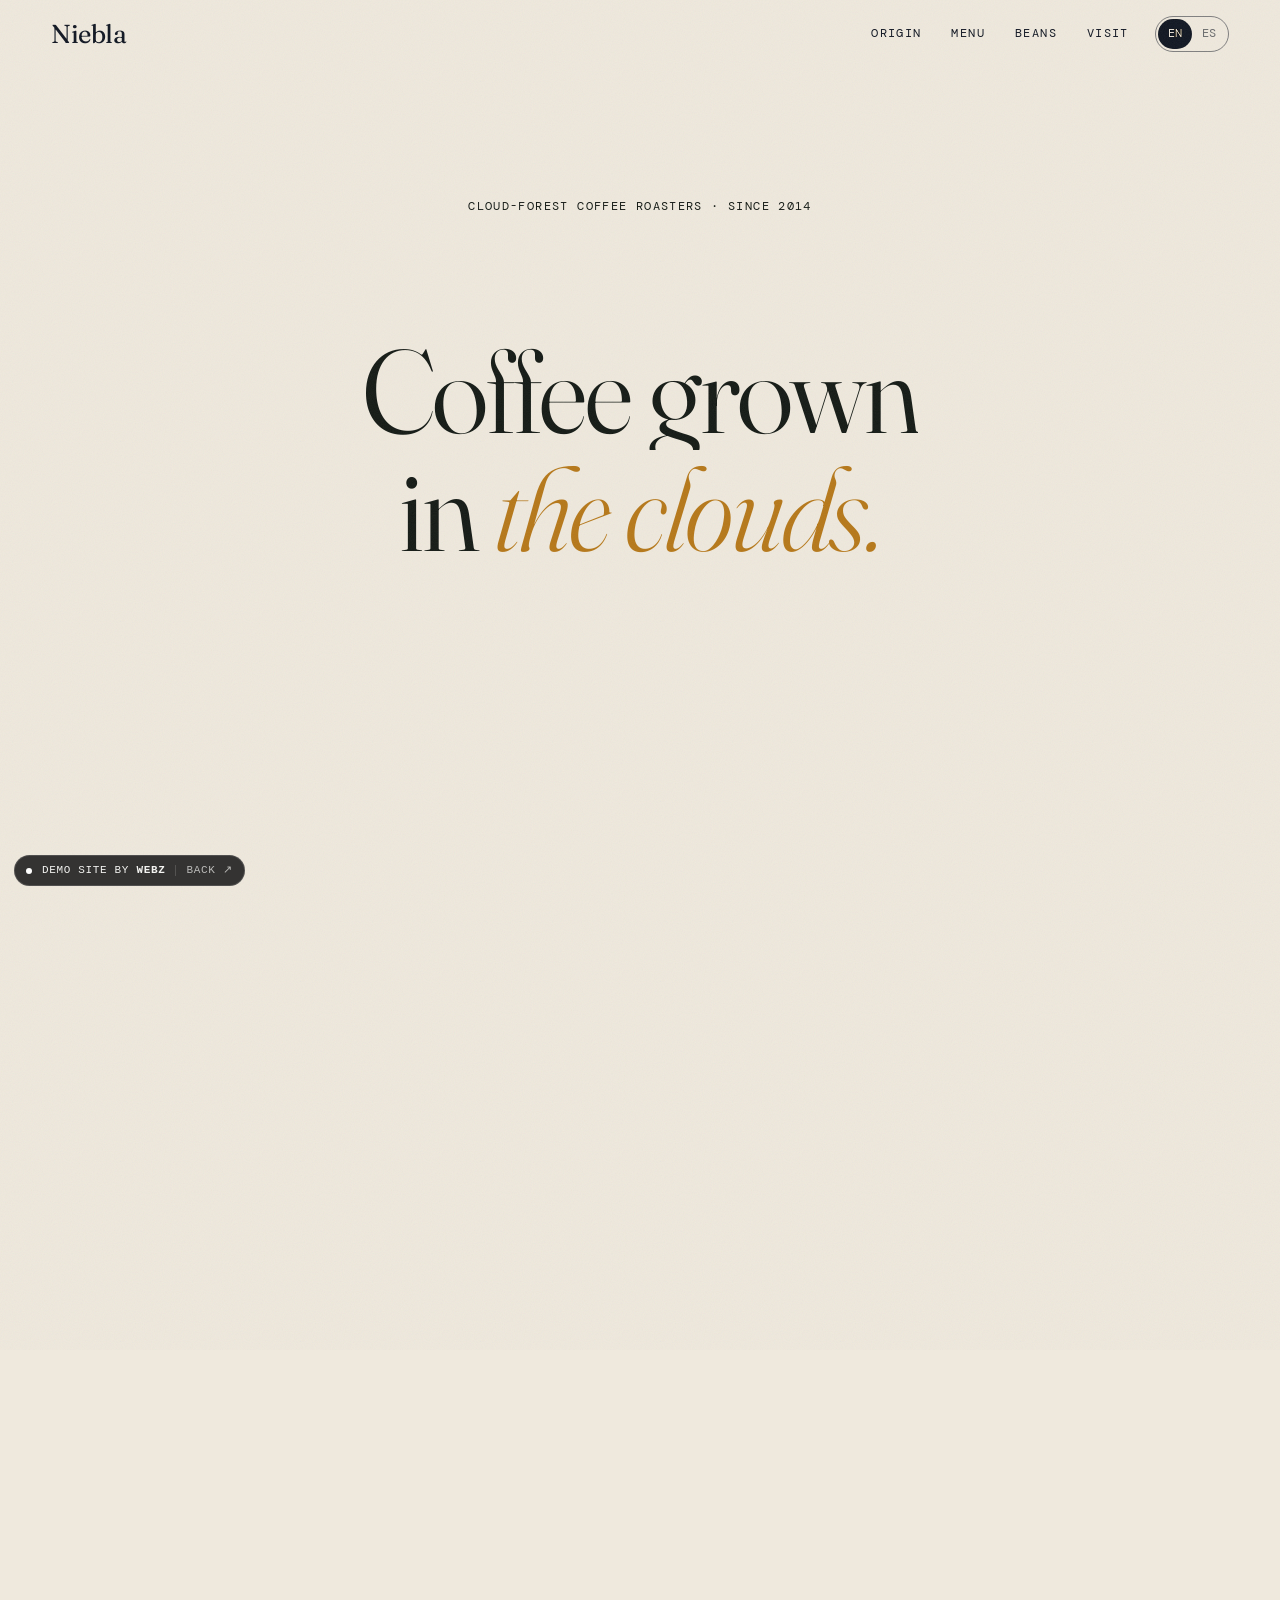
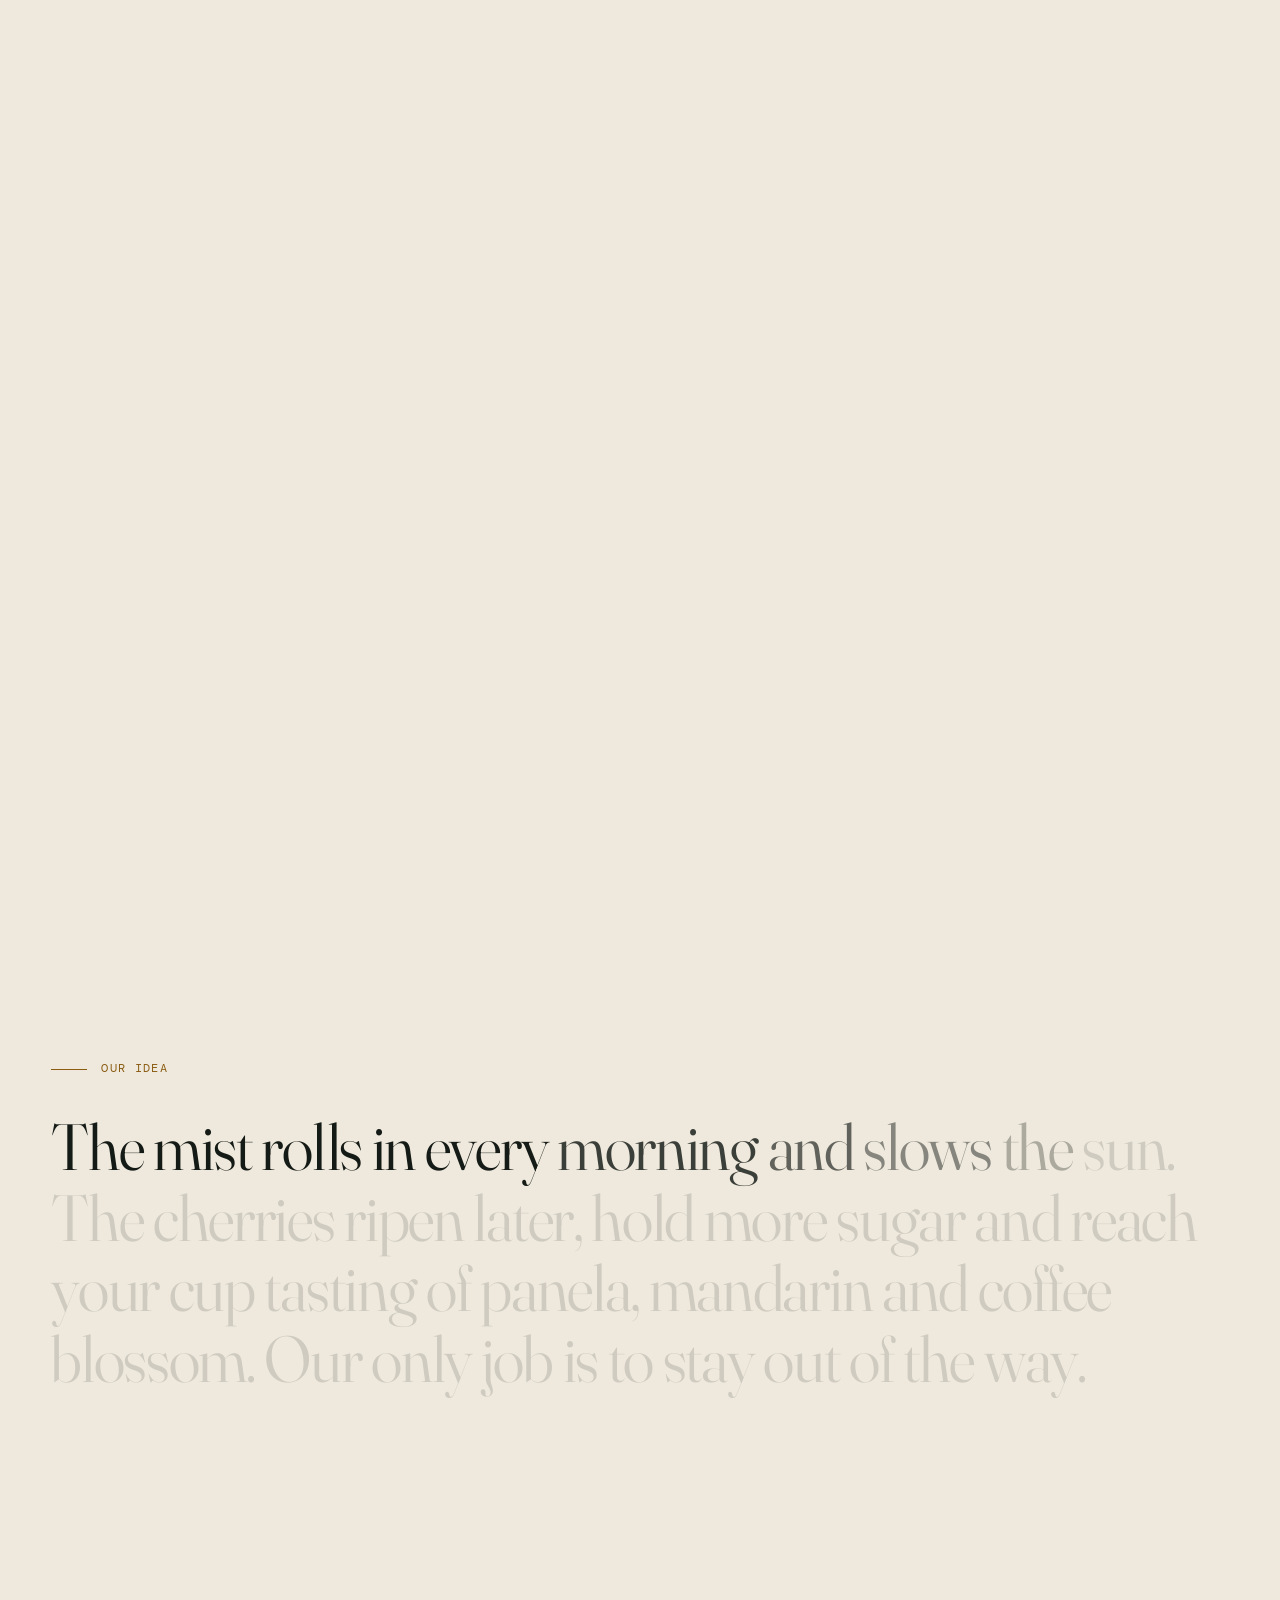
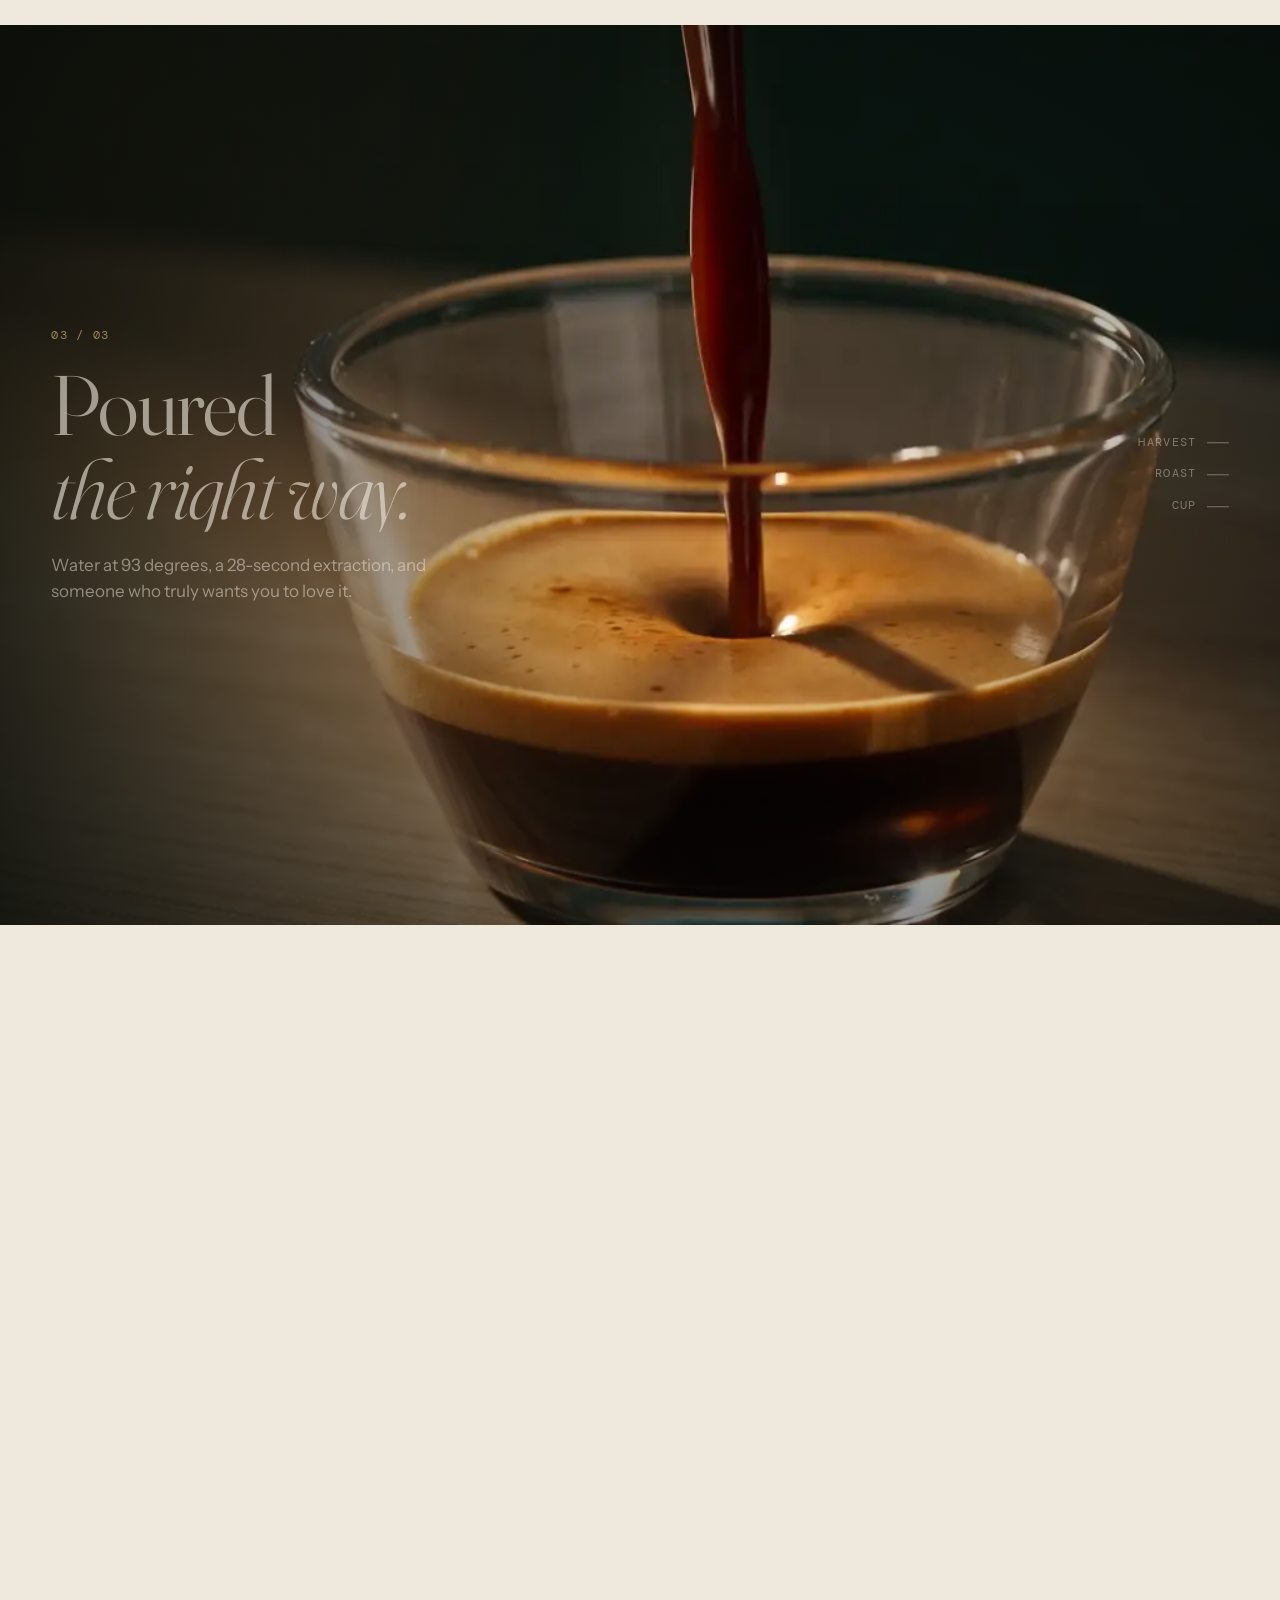
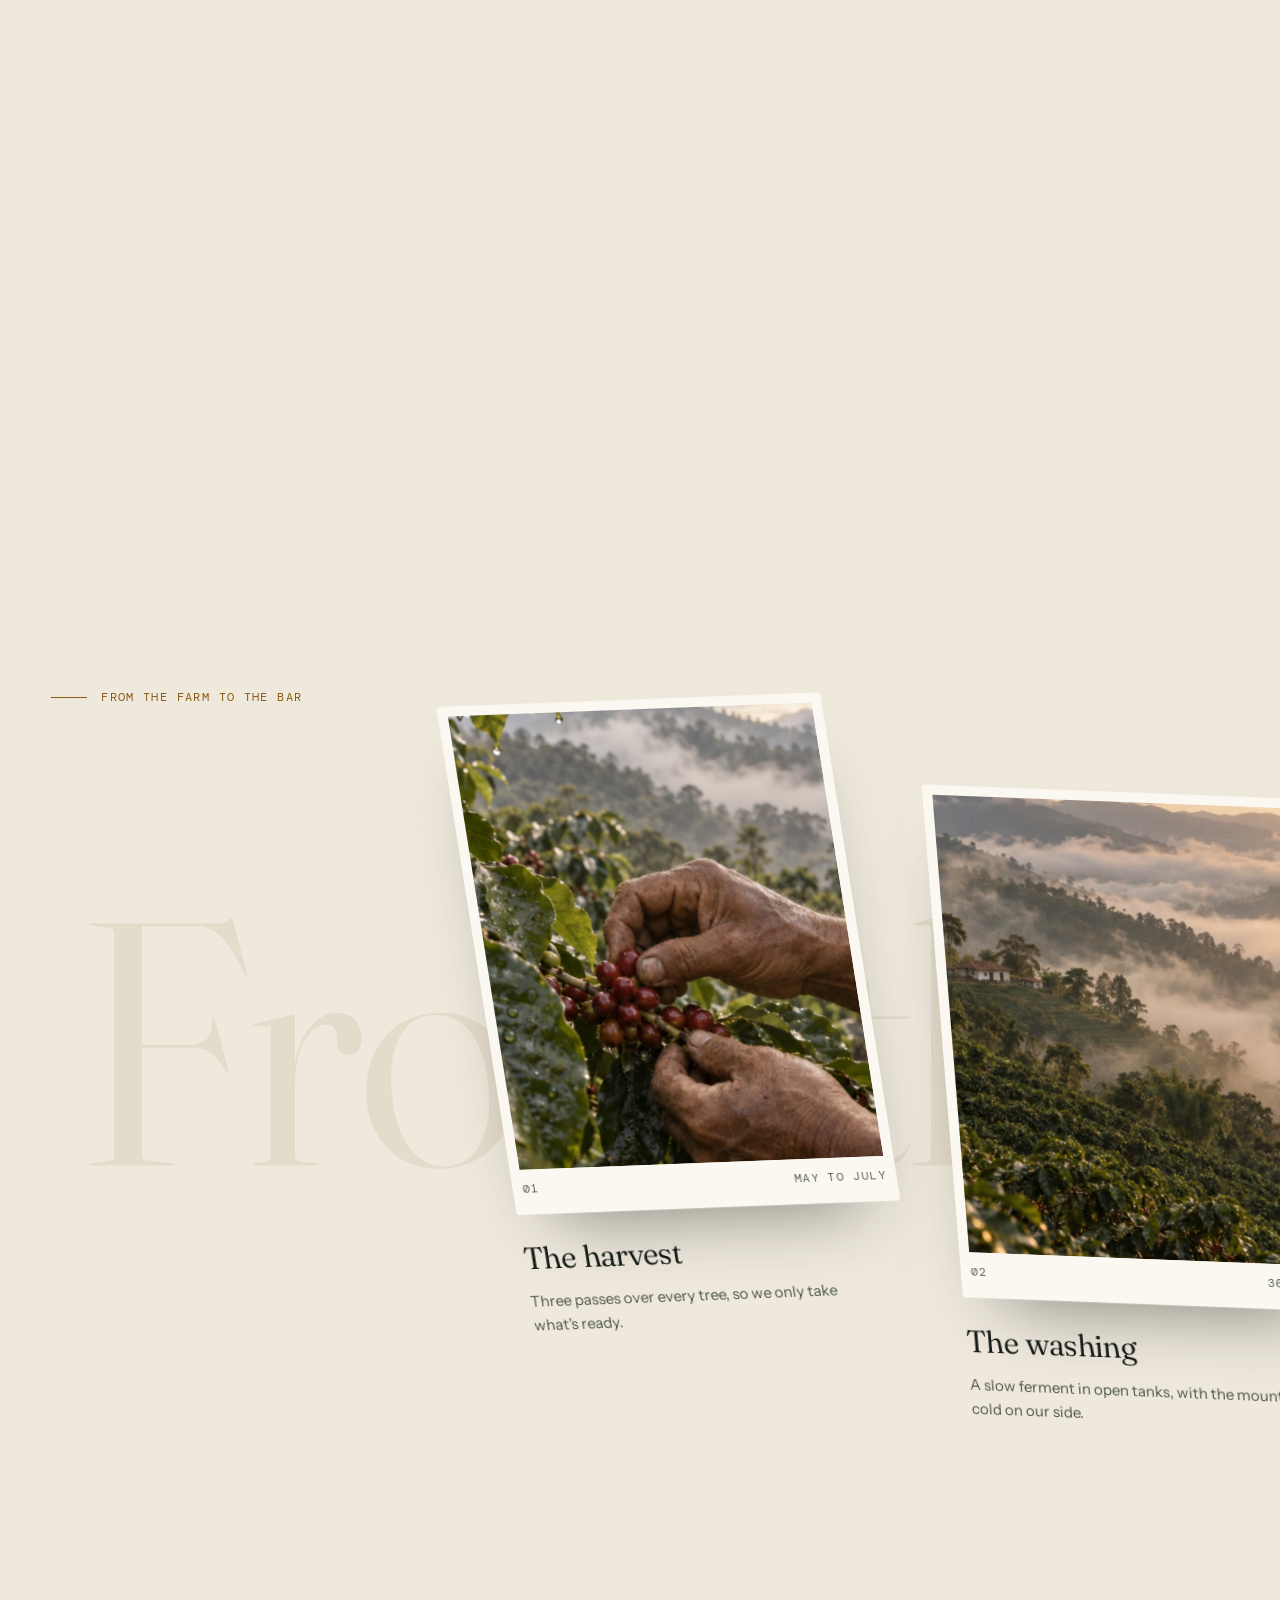
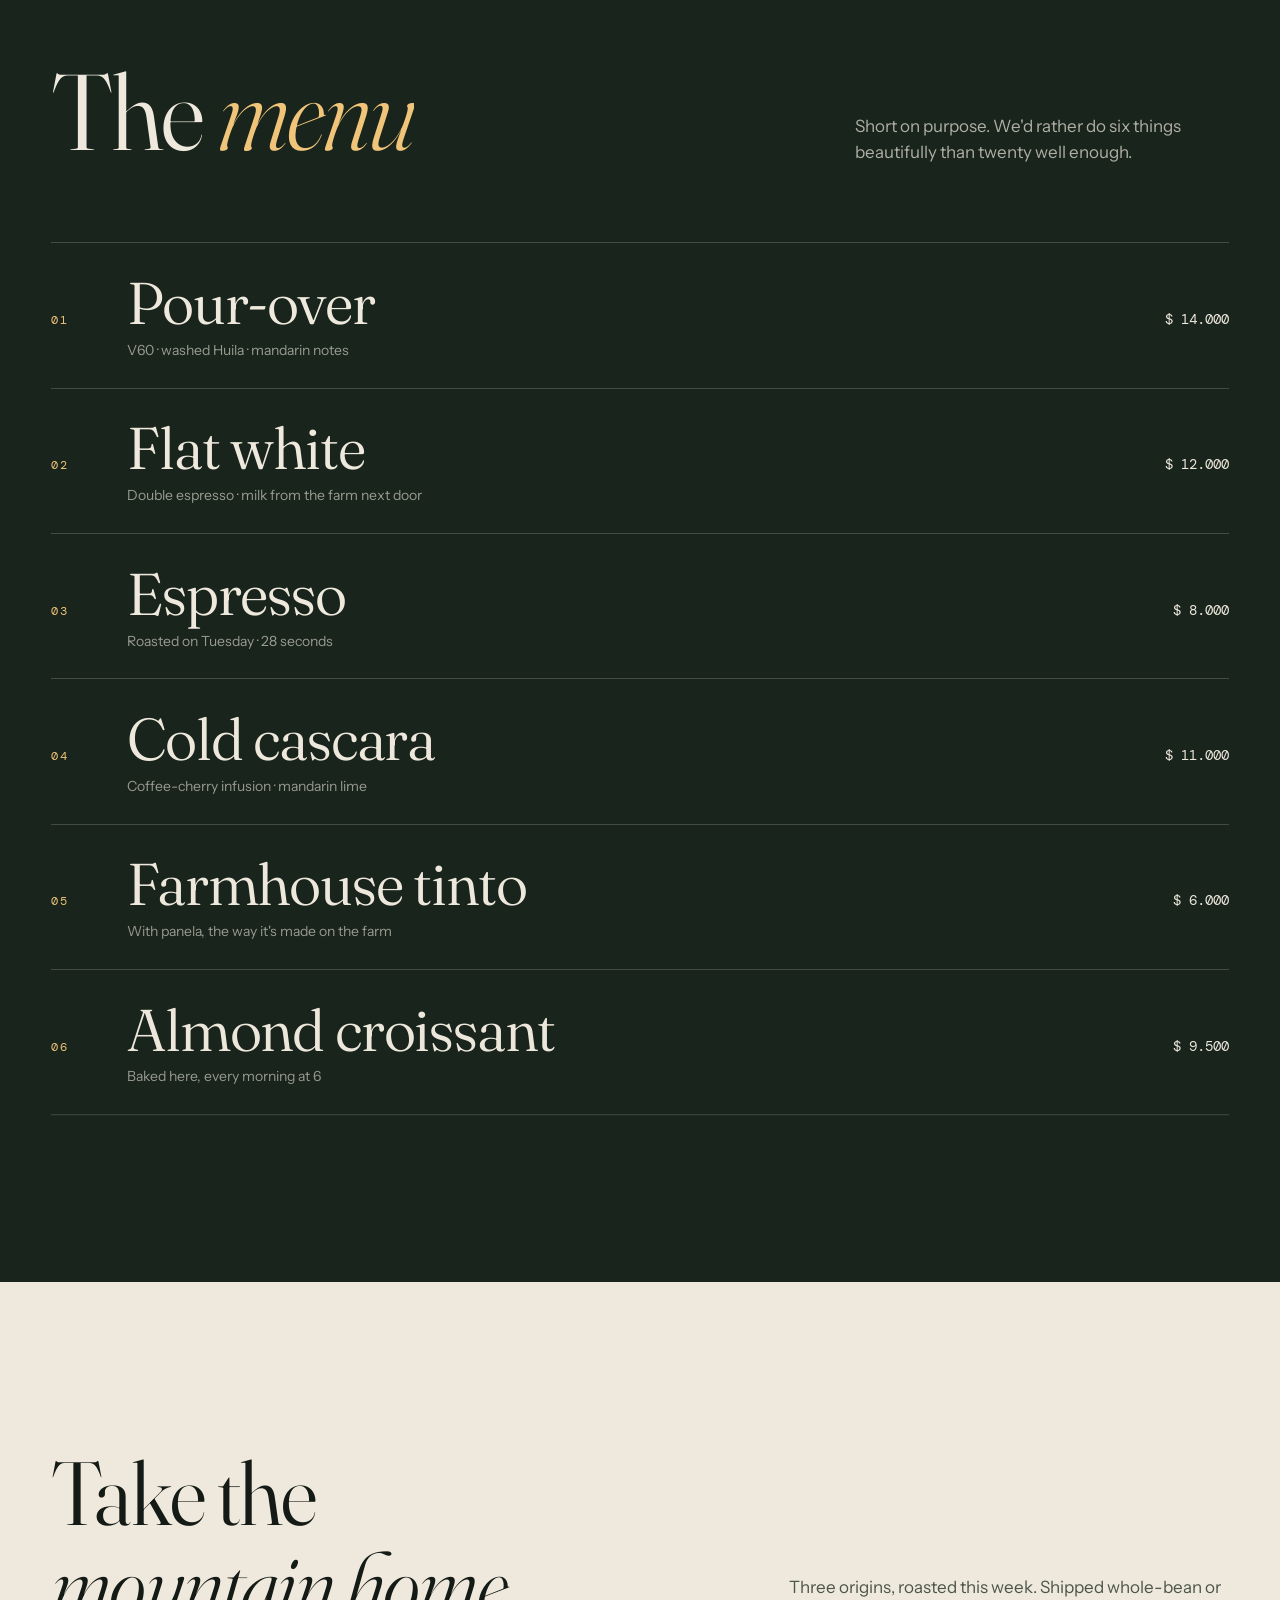
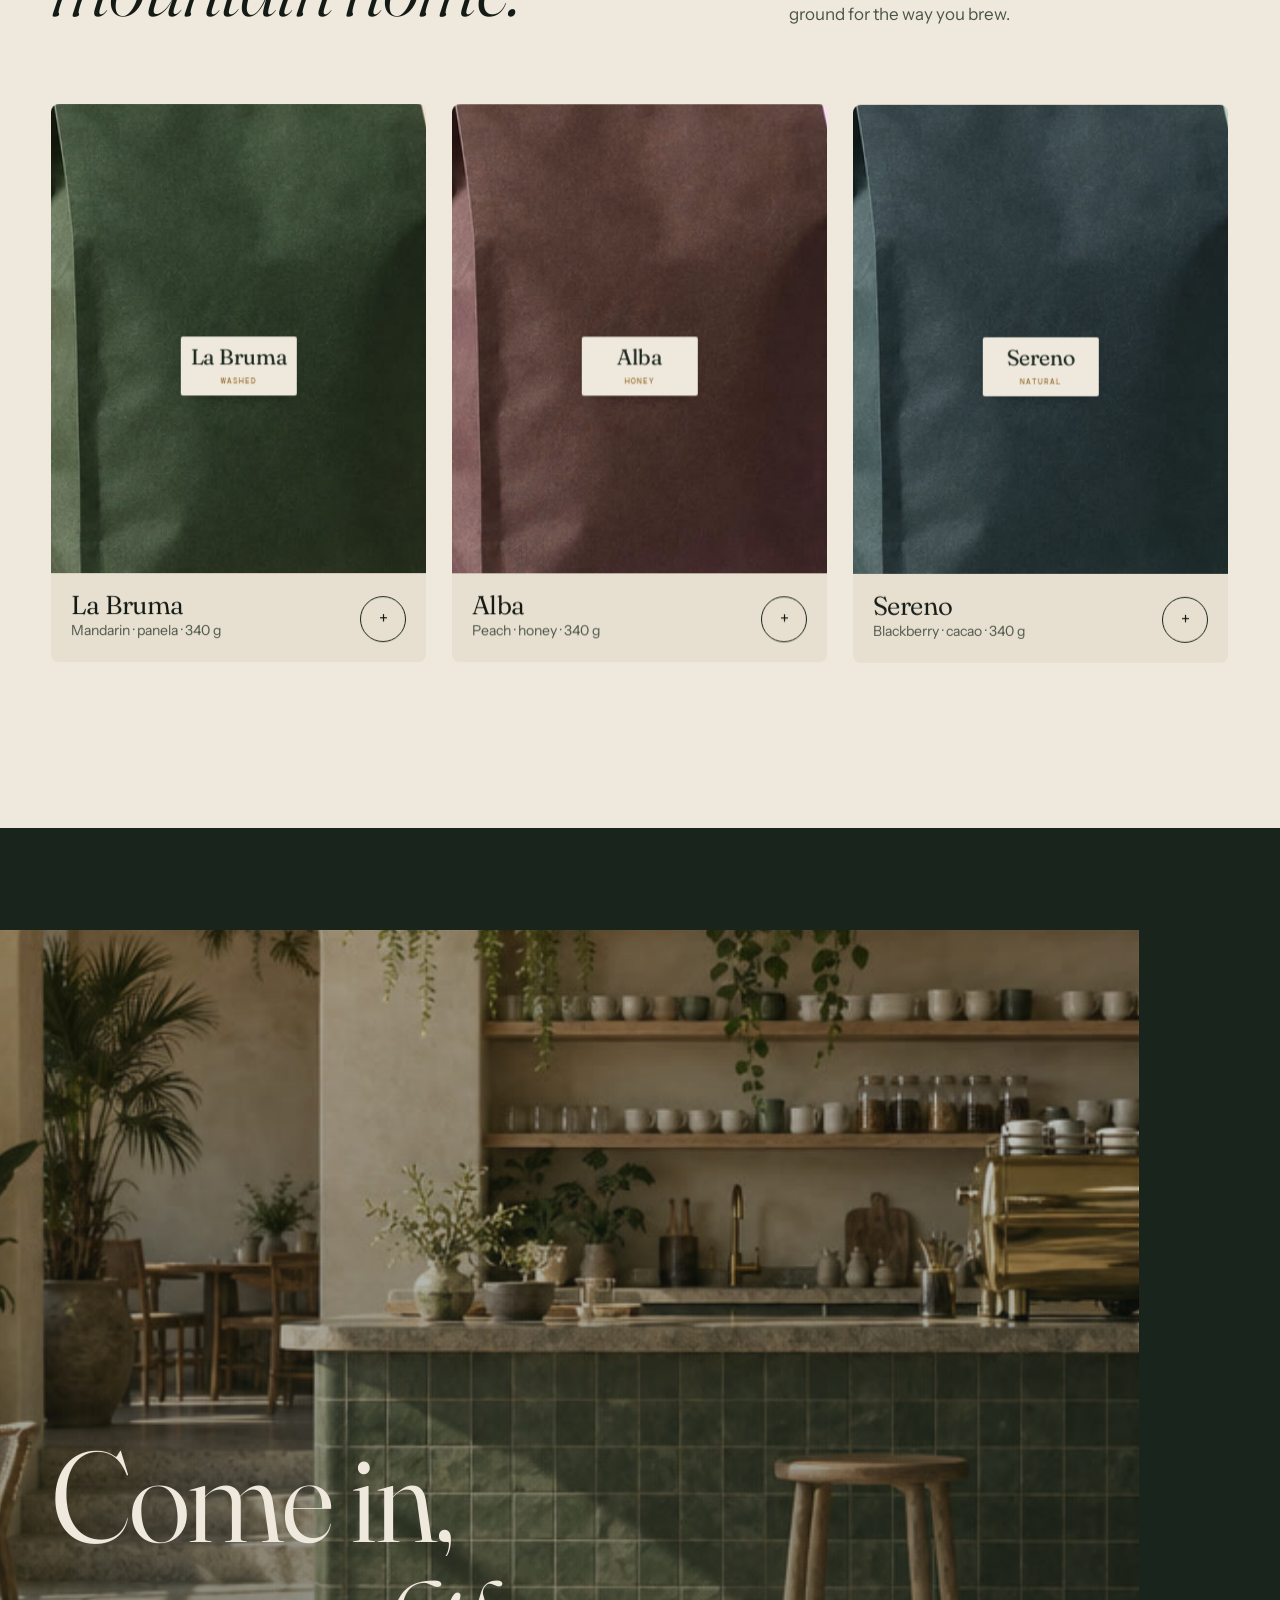
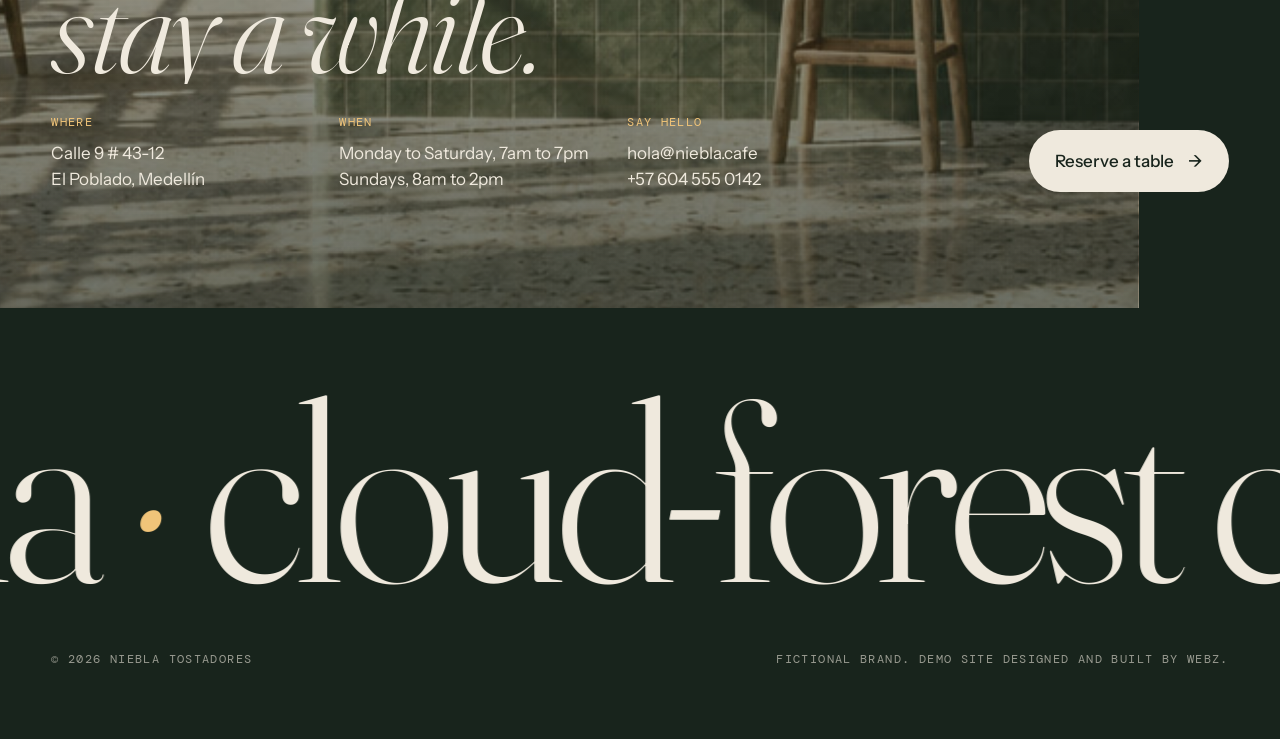
<file: demos/niebla/index.html>
<!doctype html>
<html lang="en">
<head>
<meta charset="utf-8">
<meta name="viewport" content="width=device-width, initial-scale=1, viewport-fit=cover">
<title data-es-title="Niebla · Café de altura (demo de Webz)">Niebla · Cloud-forest coffee (Webz demo)</title>
<meta name="description" content="Niebla is a fictional coffee roaster. A demo site designed and built by Webz.">
<meta name="robots" content="noindex">
<meta name="theme-color" content="#efe9dd">
<link rel="preconnect" href="https://fonts.googleapis.com">
<link rel="preconnect" href="https://fonts.gstatic.com" crossorigin>
<link rel="stylesheet" href="https://fonts.googleapis.com/css2?family=Fraunces:ital,opsz,wght@0,9..144,300..600;1,9..144,300..500&family=Instrument+Sans:wght@400;500;600&family=DM+Mono:wght@400;500&display=swap">
<link rel="stylesheet" href="../shared/demo.css">
<link rel="preload" as="image" href="img/farm.jpg">
<script src="../shared/demo.js"></script>
<style>
:root {
  --cream: #efe9dd; --cream-2: #e4dccb; --forest: #18241c; --forest-2: #223328; --ink: #141a15;
  --ochre: #b67819; --ochre-d: #8a5c12; --mist: #a9b3a6;
  --serif: "Fraunces", "Iowan Old Style", Georgia, serif;
  --sans: "Instrument Sans", "Helvetica Neue", Arial, sans-serif;
  --mono: "DM Mono", ui-monospace, Menlo, monospace;
  --pad: clamp(18px, 4vw, 56px);
  --ease: cubic-bezier(.2,.8,.2,1);
}
* { box-sizing: border-box; margin: 0; }
html { -webkit-text-size-adjust: 100%; }
html.lenis, html.lenis body { height: auto; }
.lenis.lenis-smooth { scroll-behavior: auto !important; }
body { background: var(--cream); color: var(--ink); font-family: var(--sans); font-size: 17px; line-height: 1.55; -webkit-font-smoothing: antialiased; overflow-x: hidden; }
body.loading { overflow: hidden; height: 100vh; }
img { display: block; max-width: 100%; }
a { color: inherit; text-decoration: none; }
button { font: inherit; color: inherit; background: none; border: 0; cursor: pointer; }
:focus-visible { outline: 2px solid var(--ochre); outline-offset: 3px; }
.mono { font-family: var(--mono); font-size: 11.5px; letter-spacing: .12em; text-transform: uppercase; }
.serif { font-family: var(--serif); font-weight: 340; letter-spacing: -.02em; line-height: 1; font-variation-settings: "opsz" 144; }
.serif i { font-weight: 300; }
.line-mask { overflow: hidden; display: block; padding-bottom: .08em; margin-bottom: -.08em; }

/* Grain */
.grain { position: fixed; inset: -50%; z-index: 8000; pointer-events: none; opacity: .07; background-image: url("data:image/svg+xml,%3Csvg xmlns='http://www.w3.org/2000/svg' width='180' height='180'%3E%3Cfilter id='n'%3E%3CfeTurbulence type='fractalNoise' baseFrequency='.9' numOctaves='2' stitchTiles='stitch'/%3E%3C/filter%3E%3Crect width='100%25' height='100%25' filter='url(%23n)'/%3E%3C/svg%3E"); animation: grain 1.2s steps(6) infinite; }
@keyframes grain { 0%{transform:translate(0,0)} 20%{transform:translate(-3%,2%)} 40%{transform:translate(2%,-4%)} 60%{transform:translate(-2%,3%)} 80%{transform:translate(4%,1%)} 100%{transform:translate(0,0)} }

/* Preloader */
.loader { position: fixed; inset: 0; z-index: 9500; background: var(--forest); color: var(--cream); display: grid; place-items: center; }
.loader-word { font-size: clamp(64px, 16vw, 240px); filter: blur(22px); opacity: .0; }
.loader-row { position: absolute; left: var(--pad); right: var(--pad); bottom: calc(var(--pad) + env(safe-area-inset-bottom, 0px)); display: flex; justify-content: space-between; align-items: flex-end; }
.loader-count { font-family: var(--serif); font-size: clamp(40px, 6vw, 84px); font-weight: 300; line-height: .9; font-variant-numeric: tabular-nums; }
.loader-bar { position: absolute; left: 0; bottom: 0; height: 2px; width: 100%; background: var(--ochre); transform: scaleX(0); transform-origin: left; }

/* Nav */
.nav { position: fixed; top: 0; left: 0; right: 0; z-index: 900; display: flex; align-items: center; justify-content: space-between; padding: calc(14px + env(safe-area-inset-top, 0px)) var(--pad) 14px; mix-blend-mode: difference; color: #fff; pointer-events: none; }
.nav > * { pointer-events: auto; }
.brand { font-family: var(--serif); font-size: 26px; font-weight: 400; letter-spacing: -.02em; }
.nav-links { display: flex; gap: 6px; align-items: center; }
.nav-links a, .lang button { padding: 8px 12px; border-radius: 999px; }
.nav-links a { position: relative; }
.nav-links a::after { content: ""; position: absolute; left: 12px; right: 12px; bottom: 5px; height: 1px; background: currentColor; transform: scaleX(0); transform-origin: right; transition: transform .45s var(--ease); }
.nav-links a:hover::after { transform: scaleX(1); transform-origin: left; }
.lang { display: inline-flex; border: 1px solid rgba(255,255,255,.5); border-radius: 999px; padding: 2px; margin-left: 8px; }
.lang button { padding: 6px 10px; opacity: .6; }
.lang button[aria-pressed="true"] { background: #fff; color: #000; opacity: 1; }
@media (max-width: 720px) { .nav-links a { display: none; } }

/* Hero */
.hero { position: relative; height: 100vh; height: 100svh; overflow: hidden; background: var(--cream); }
.hero-stage { position: absolute; inset: 0; display: grid; place-items: center; }
.hero h1 { font-size: clamp(46px, 9.2vw, 168px); text-align: center; position: relative; z-index: 3; padding: 0 var(--pad); }
.hero h1 i { color: var(--ochre); }
.hero-kicker { position: absolute; top: 22%; left: 0; right: 0; text-align: center; z-index: 3; }
.hero-reveal { position: absolute; inset: 0; z-index: 4; clip-path: circle(0% at 50% 50%); will-change: clip-path; color: var(--cream); }
.hero-reveal img { position: absolute; inset: 0; width: 100%; height: 100%; object-fit: cover; transform: scale(1.25); will-change: transform; }
.hero-reveal::after { content: ""; position: absolute; inset: 0; background: linear-gradient(180deg, rgba(24,36,28,.28), rgba(24,36,28,.05) 40%, rgba(24,36,28,.55)); }
.hero-reveal .hero-stage { z-index: 2; }
.hero-reveal h1 i { color: #f0c479; }
.hero-foot { position: absolute; left: var(--pad); right: var(--pad); bottom: calc(26px + env(safe-area-inset-bottom, 0px)); display: flex; justify-content: space-between; align-items: flex-end; z-index: 5; color: var(--cream); mix-blend-mode: difference; }
.hero-foot p { max-width: 30ch; font-size: 15px; line-height: 1.4; }
.scroll-hint { display: inline-flex; align-items: center; gap: 10px; }
.scroll-hint i { width: 1px; height: 34px; background: currentColor; display: block; transform-origin: top; animation: hint 1.8s var(--ease) infinite; }
@keyframes hint { 0%{transform:scaleY(0)} 50%{transform:scaleY(1); transform-origin: top} 51%{transform-origin: bottom} 100%{transform:scaleY(0); transform-origin: bottom} }

/* Statement */
.statement { padding: clamp(110px, 18vw, 260px) var(--pad); max-width: 1500px; margin: 0 auto; }
.statement .mono { color: var(--ochre-d); margin-bottom: 34px; display: flex; gap: 14px; align-items: center; }
.statement .mono::before { content: ""; width: 36px; height: 1px; background: currentColor; }
.statement p { font-size: clamp(30px, 5.1vw, 84px); line-height: 1.08; }
.statement .w { opacity: .14; display: inline-block; }

/* Pour sequence */
.pour { position: relative; height: 100vh; height: 100svh; background: #0e1410; color: var(--cream); overflow: hidden; }
.pour canvas { position: absolute; inset: 0; width: 100%; height: 100%; }
.pour::after { content: ""; position: absolute; inset: 0; background: radial-gradient(ellipse at 50% 50%, transparent 30%, rgba(8,12,9,.7) 100%), linear-gradient(90deg, rgba(8,12,9,.75), transparent 55%); pointer-events: none; }
.chapters { position: absolute; z-index: 2; left: var(--pad); top: 0; bottom: 0; width: min(520px, 78vw); display: grid; align-items: center; }
.chapter { grid-area: 1 / 1; opacity: 0; visibility: hidden; }
.chapter .mono { color: #f0c479; display: block; margin-bottom: 18px; }
.chapter h2 { font-size: clamp(44px, 6.6vw, 112px); margin-bottom: 20px; }
.chapter p { max-width: 36ch; color: rgba(239,233,221,.82); }
.rail { position: absolute; z-index: 2; right: var(--pad); top: 50%; transform: translateY(-50%); display: grid; gap: 14px; justify-items: end; }
.rail span { display: flex; align-items: center; gap: 10px; opacity: .4; transition: opacity .4s; }
.rail span::after { content: ""; width: 22px; height: 1px; background: currentColor; transition: width .5s var(--ease); }
.rail span.on { opacity: 1; }
.rail span.on::after { width: 54px; background: #f0c479; }
.pour-progress { position: absolute; z-index: 2; left: 0; bottom: 0; height: 2px; width: 100%; background: #f0c479; transform: scaleX(0); transform-origin: left; }

/* Journey (horizontal) */
.journey { position: relative; height: 100vh; height: 100svh; overflow: hidden; background: var(--cream); }
.journey-type { position: absolute; top: 50%; left: 0; white-space: nowrap; font-size: clamp(120px, 27vw, 460px); color: var(--cream-2); transform: translateY(-54%); will-change: transform; padding-left: 6vw; }
.journey-type i { color: transparent; -webkit-text-stroke: 1.5px var(--ochre); }
.track { position: absolute; top: 0; left: 0; height: 100%; display: flex; align-items: center; gap: clamp(28px, 6vw, 110px); padding: 0 12vw 0 38vw; will-change: transform; }
.step { flex: none; width: clamp(240px, 30vw, 460px); will-change: transform; }
.step:nth-child(odd) { margin-top: -9vh; }
.step:nth-child(even) { margin-top: 12vh; }
.step figure { background: #fbf8f1; padding: 10px 10px 16px; box-shadow: 0 40px 70px -40px rgba(20,26,21,.55); border-radius: 3px; }
.step .ph { overflow: hidden; aspect-ratio: 4 / 5; }
.step .ph img { width: 100%; height: 100%; object-fit: cover; transform: scale(1.15); }
.step figcaption { display: flex; justify-content: space-between; padding-top: 12px; color: #5d6659; }
.step h3 { font-family: var(--serif); font-weight: 360; font-size: clamp(24px, 2.4vw, 38px); letter-spacing: -.02em; margin: 20px 0 8px; }
.step p { font-size: 15px; color: #4c554a; max-width: 34ch; }
.journey-head { position: absolute; left: var(--pad); top: calc(84px + env(safe-area-inset-top, 0px)); z-index: 2; color: var(--ochre-d); display: flex; gap: 14px; align-items: center; }
.journey-head::before { content: ""; width: 36px; height: 1px; background: currentColor; }

/* Menu */
.menu { background: var(--forest); color: var(--cream); padding: clamp(90px, 13vw, 190px) var(--pad); position: relative; }
.menu-top { display: flex; justify-content: space-between; align-items: flex-end; gap: 24px; flex-wrap: wrap; margin-bottom: clamp(40px, 6vw, 90px); }
.menu-top h2 { font-size: clamp(48px, 8.4vw, 150px); }
.menu-top h2 i { color: #f0c479; }
.menu-top p { max-width: 34ch; color: rgba(239,233,221,.7); }
.rows { border-top: 1px solid rgba(239,233,221,.2); }
.row { position: relative; display: grid; grid-template-columns: 60px 1fr auto; gap: 16px; align-items: baseline; padding: clamp(18px, 2.4vw, 34px) 0; border-bottom: 1px solid rgba(239,233,221,.2); cursor: default; }
.row::before { content: ""; position: absolute; inset: 0 calc(var(--pad) * -1); background: var(--cream); transform: scaleY(0); transform-origin: bottom; transition: transform .5s var(--ease); z-index: 0; }
.row > * { position: relative; z-index: 1; transition: color .3s, transform .5s var(--ease); }
.row .n { color: #f0c479; }
.row .name { font-family: var(--serif); font-weight: 340; font-size: clamp(28px, 4.6vw, 72px); letter-spacing: -.02em; line-height: 1; }
.row .name small { display: block; font-family: var(--sans); font-size: 14px; letter-spacing: 0; color: rgba(239,233,221,.6); margin-top: 10px; font-weight: 400; transition: color .3s; }
.row .price { font-family: var(--mono); font-size: 14px; }
@media (hover: hover) {
  .row:hover::before { transform: scaleY(1); transform-origin: top; }
  .row:hover > * { color: var(--forest); }
  .row:hover .name { transform: translateX(18px); }
  .row:hover .name small { color: #4c554a; }
  .row:hover .n { color: var(--ochre); }
}
.floater { position: fixed; top: 0; left: 0; width: clamp(200px, 22vw, 340px); aspect-ratio: 4 / 5; z-index: 700; pointer-events: none; overflow: hidden; border-radius: 4px; opacity: 0; transform: translate(-50%, -50%) scale(.6); will-change: transform, opacity; box-shadow: 0 40px 70px -30px rgba(0,0,0,.6); }
.floater img { position: absolute; inset: 0; width: 100%; height: 100%; object-fit: cover; opacity: 0; transition: opacity .35s; }
.floater img.on { opacity: 1; }
@media (hover: none) { .floater { display: none; } }

/* Beans */
.beans { padding: clamp(90px, 13vw, 190px) var(--pad); }
.beans-top { display: grid; grid-template-columns: 1fr 1fr; gap: 24px; align-items: end; margin-bottom: clamp(40px, 6vw, 90px); }
.beans-top h2 { font-size: clamp(44px, 7vw, 124px); }
.beans-top p { max-width: 40ch; justify-self: end; color: #4c554a; }
.bags { display: grid; grid-template-columns: repeat(3, 1fr); gap: clamp(14px, 2vw, 28px); perspective: 1400px; }
.bag { position: relative; border-radius: 8px; overflow: hidden; background: #e7dfcf; transform-style: preserve-3d; will-change: transform; }
.bag .shot { aspect-ratio: 4 / 5; overflow: hidden; }
.bag .shot img { width: 100%; height: 100%; object-fit: cover; object-position: 50% 60%; transform: scale(1.85) translateY(4%); filter: var(--f, none); }
.bag .tagline { position: absolute; left: 50%; top: 47%; transform: translate(-50%, -50%) translateZ(40px); width: 31%; background: var(--cream); color: var(--forest); padding: 10px 8px 9px; text-align: center; border-radius: 2px; box-shadow: 0 6px 14px -8px rgba(0,0,0,.5); }
.bag .tagline b { display: block; font-family: var(--serif); font-weight: 400; font-size: clamp(15px, 1.7vw, 26px); letter-spacing: -.02em; line-height: 1; }
.bag .tagline span { display: block; font-family: var(--mono); font-size: 8px; letter-spacing: .14em; text-transform: uppercase; margin-top: 6px; color: var(--ochre-d); }
.bag .info { display: flex; justify-content: space-between; align-items: flex-end; gap: 12px; padding: 18px 20px 20px; }
.bag .info h3 { font-family: var(--serif); font-weight: 360; font-size: 26px; letter-spacing: -.02em; line-height: 1.1; }
.bag .info p { font-size: 14px; color: #4c554a; }
.bag .add { flex: none; width: 46px; height: 46px; border-radius: 50%; border: 1px solid var(--forest); display: grid; place-items: center; transition: background .3s, color .3s, transform .5s var(--ease); }
.bag:hover .add { background: var(--forest); color: var(--cream); transform: rotate(90deg); }
@media (max-width: 860px) { .beans-top { grid-template-columns: 1fr; } .beans-top p { justify-self: start; } .bags { grid-template-columns: 1fr; } }

/* Visit */
.visit { position: relative; color: var(--cream); background: var(--forest); }
.visit-img { position: relative; height: 120vh; overflow: hidden; clip-path: inset(12% 14% 12% 14% round 10px); will-change: clip-path; }
.visit-img img { position: absolute; left: 0; top: -15%; width: 100%; height: 130%; object-fit: cover; will-change: transform; }
.visit-img::after { content: ""; position: absolute; inset: 0; background: linear-gradient(180deg, rgba(24,36,28,.1), rgba(24,36,28,.62)); }
.visit-copy { position: absolute; inset: 0; z-index: 2; display: flex; flex-direction: column; justify-content: flex-end; padding: var(--pad); padding-bottom: clamp(60px, 9vw, 130px); }
.visit-copy h2 { font-size: clamp(50px, 10vw, 180px); margin-bottom: 30px; }
.visit-grid { display: grid; grid-template-columns: repeat(3, minmax(0, 260px)) 1fr; gap: 28px; align-items: end; }
.visit-grid .mono { color: #f0c479; display: block; margin-bottom: 8px; }
.btn { justify-self: end; display: inline-flex; align-items: center; gap: 14px; padding: 18px 26px; border-radius: 999px; background: var(--cream); color: var(--forest); font-weight: 500; position: relative; overflow: hidden; will-change: transform; }
.btn::before { content: ""; position: absolute; inset: 0; background: var(--ochre); transform: translateY(101%); transition: transform .5s var(--ease); border-radius: inherit; }
.btn:hover::before { transform: translateY(0); }
.btn span { position: relative; }
@media (max-width: 860px) { .visit-grid { grid-template-columns: 1fr 1fr; } .btn { justify-self: start; grid-column: 1 / -1; } .visit-img { height: 100vh; } }

/* Footer */
.foot { background: var(--forest); color: var(--cream); padding: 60px 0 calc(70px + env(safe-area-inset-bottom, 0px)); overflow: hidden; }
.marquee { display: flex; white-space: nowrap; will-change: transform; }
.marquee span { font-family: var(--serif); font-weight: 300; font-size: clamp(90px, 20vw, 330px); letter-spacing: -.04em; line-height: .95; padding-right: .25em; flex: none; }
.marquee span i { color: #f0c479; }
.foot-row { display: flex; justify-content: space-between; gap: 20px; flex-wrap: wrap; padding: 40px var(--pad) 0; color: rgba(239,233,221,.6); }

.toast { position: fixed; left: 50%; bottom: 70px; transform: translate(-50%, 30px); background: var(--ink); color: var(--cream); padding: 14px 20px; border-radius: 999px; font-size: 14px; opacity: 0; pointer-events: none; transition: all .5s var(--ease); z-index: 9100; white-space: nowrap; }
.toast.on { opacity: 1; transform: translate(-50%, 0); }

@media (max-width: 720px) {
  .rail { display: none; }
  .pour::after { background: linear-gradient(180deg, rgba(8,12,9,.3), rgba(8,12,9,.74) 42%, rgba(8,12,9,.82)); }
  .chapter p { color: var(--cream); }
  .hero-kicker { top: calc(50% - 76px); padding: 0 var(--pad); font-size: 10.5px; }
}
@media (pointer: coarse) { .lang button { padding: 10px 13px; } }
@media (prefers-reduced-motion: reduce) { .grain, .scroll-hint i { animation: none; } }
</style>
</head>
<body class="loading">
<div class="grain" aria-hidden="true"></div>

<div class="loader" aria-hidden="true">
  <div class="loader-word serif">Niebla</div>
  <div class="loader-row">
    <span class="mono" data-es="Café de altura · Medellín">Cloud-forest coffee · Medellín</span>
    <span class="loader-count">0</span>
  </div>
  <div class="loader-bar"></div>
</div>

<header class="nav">
  <a class="brand" href="#top">Niebla</a>
  <nav class="nav-links mono">
    <a href="#origen" data-es="Origen">Origin</a>
    <a href="#carta" data-es="Carta">Menu</a>
    <a href="#granos" data-es="Granos">Beans</a>
    <a href="#visita" data-es="Visítanos">Visit</a>
    <div class="lang" role="group" aria-label="Language / Idioma">
      <button type="button" data-setlang="en">EN</button>
      <button type="button" data-setlang="es">ES</button>
    </div>
  </nav>
</header>

<main id="top">
  <section class="hero">
    <div class="hero-stage">
      <p class="hero-kicker mono" data-es="Tostadores de café de altura · Desde 2014">Cloud-forest coffee roasters · Since 2014</p>
      <h1 class="serif" data-hero data-es="Café que crece<br>entre <i>las nubes.</i>">Coffee grown<br>in <i>the clouds.</i></h1>
    </div>
    <div class="hero-reveal" aria-hidden="true">
      <img src="img/farm.jpg" alt="">
      <div class="hero-stage">
        <p class="hero-kicker mono" data-es="Finca La Bruma · Jardín, Antioquia · 1.950 m">Finca La Bruma · Jardín, Antioquia · 1,950 m</p>
        <h1 class="serif" data-es="Café que crece<br>entre <i>las nubes.</i>">Coffee grown<br>in <i>the clouds.</i></h1>
      </div>
    </div>
    <div class="hero-foot">
      <p data-es="Lo cultivamos a 1.950 metros, lo tostamos en lotes pequeños y te lo servimos a pocas cuadras.">Grown at 1,950 metres, roasted in small batches, and poured a few blocks from where you're standing.</p>
      <span class="scroll-hint mono"><span data-es="Desliza">Scroll</span><i></i></span>
    </div>
  </section>

  <section class="statement" id="origen">
    <div class="mono" data-es="Nuestra idea">Our idea</div>
    <p class="serif" data-words data-es="La niebla baja cada mañana y frena el sol. El grano madura más despacio, guarda más azúcar y llega a tu taza con sabor a panela, mandarina y flor de café. Nosotros solo procuramos no estorbar.">The mist rolls in every morning and slows the sun. The cherries ripen later, hold more sugar and reach your cup tasting of panela, mandarin and coffee blossom. Our only job is to stay out of the way.</p>
  </section>

  <section class="pour" aria-label="From bean to cup">
    <canvas></canvas>
    <div class="chapters">
      <article class="chapter">
        <span class="mono">01 / 03</span>
        <h2 class="serif" data-es="Se cosecha<br><i>a mano.</i>">Picked<br><i>by hand.</i></h2>
        <p data-es="Solo cerezas maduras, una por una. Trabajamos con once familias de Jardín y les pagamos el doble del precio de mercado.">Only ripe cherries, one at a time. We work with eleven families in Jardín and pay twice the market price.</p>
      </article>
      <article class="chapter">
        <span class="mono">02 / 03</span>
        <h2 class="serif" data-es="Se tuesta<br><i>sin afán.</i>">Roasted<br><i>without rush.</i></h2>
        <p data-es="Lotes de doce kilos, tres veces por semana. Cada bolsa lleva la fecha de tueste escrita a mano.">Twelve-kilo batches, three times a week. Every bag carries its roast date, written by hand.</p>
      </article>
      <article class="chapter">
        <span class="mono">03 / 03</span>
        <h2 class="serif" data-es="Se sirve<br><i>como debe ser.</i>">Poured<br><i>the right way.</i></h2>
        <p data-es="Agua a 93 grados, 28 segundos de extracción y alguien que de verdad quiere que te guste.">Water at 93 degrees, a 28-second extraction, and someone who truly wants you to love it.</p>
      </article>
    </div>
    <div class="rail mono" aria-hidden="true">
      <span data-es="Cosecha">Harvest</span><span data-es="Tueste">Roast</span><span data-es="Taza">Cup</span>
    </div>
    <div class="pour-progress"></div>
  </section>

  <section class="journey" aria-label="The journey">
    <div class="journey-head mono" data-es="De la finca a la barra">From the farm to the bar</div>
    <div class="journey-type serif" aria-hidden="true" data-es="De la niebla <i>a tu taza</i>">From the mist <i>to your cup</i></div>
    <div class="track">
      <div class="step"><figure><div class="ph"><img src="img/cherries.jpg" alt="" loading="lazy"></div><figcaption class="mono"><span>01</span><span data-es="Mayo a julio">May to July</span></figcaption></figure><h3 data-es="La cosecha">The harvest</h3><p data-es="Tres pasadas por cada árbol para llevarnos solo lo que está en su punto.">Three passes over every tree, so we only take what's ready.</p></div>
      <div class="step"><figure><div class="ph"><img src="img/farm.jpg" alt="" loading="lazy"></div><figcaption class="mono"><span>02</span><span data-es="36 horas">36 hours</span></figcaption></figure><h3 data-es="El beneficio">The washing</h3><p data-es="Fermentación lenta en tanques abiertos, con el frío de la montaña como aliado.">A slow ferment in open tanks, with the mountain cold on our side.</p></div>
      <div class="step"><figure><div class="ph"><img src="img/roaster.jpg" alt="" loading="lazy"></div><figcaption class="mono"><span>03</span><span>205 °C</span></figcaption></figure><h3 data-es="El tueste">The roast</h3><p data-es="Tueste medio para que sepa a su origen y no a humo.">A medium roast, so it tastes of where it's from and not of smoke.</p></div>
      <div class="step"><figure><div class="ph"><img src="img/pour.jpg" alt="" loading="lazy"></div><figcaption class="mono"><span>04</span><span>1 : 16</span></figcaption></figure><h3 data-es="La preparación">The brew</h3><p data-es="Filtrado a mano en la barra, frente a ti, sin secretos.">Filtered by hand at the bar, in front of you, no secrets.</p></div>
      <div class="step"><figure><div class="ph"><img src="img/latte.jpg" alt="" loading="lazy"></div><figcaption class="mono"><span>05</span><span data-es="Tu mesa">Your table</span></figcaption></figure><h3 data-es="La taza">The cup</h3><p data-es="Y un croissant de almendra recién salido, porque sí.">With an almond croissant straight from the oven, just because.</p></div>
    </div>
  </section>

  <section class="menu" id="carta">
    <div class="menu-top">
      <h2 class="serif" data-split data-es="La <i>carta</i>">The <i>menu</i></h2>
      <p data-es="Corta a propósito. Preferimos hacer seis cosas muy bien que veinte más o menos.">Short on purpose. We'd rather do six things beautifully than twenty well enough.</p>
    </div>
    <div class="rows">
      <div class="row" data-img="img/pour.jpg"><span class="n mono">01</span><span class="name" data-es="Filtrado a mano<small>V60 · Huila lavado · notas de mandarina</small>">Pour-over<small>V60 · washed Huila · mandarin notes</small></span><span class="price">$ 14.000</span></div>
      <div class="row" data-img="img/latte.jpg"><span class="n mono">02</span><span class="name">Flat white<small data-es="Doble espresso · leche de finca vecina">Double espresso · milk from the farm next door</small></span><span class="price">$ 12.000</span></div>
      <div class="row" data-img="img/roaster.jpg"><span class="n mono">03</span><span class="name">Espresso<small data-es="Tostado el martes · 28 segundos">Roasted on Tuesday · 28 seconds</small></span><span class="price">$ 8.000</span></div>
      <div class="row" data-img="img/cherries.jpg"><span class="n mono">04</span><span class="name" data-es="Cáscara fría<small>Infusión de cereza de café · limón mandarino</small>">Cold cascara<small>Coffee-cherry infusion · mandarin lime</small></span><span class="price">$ 11.000</span></div>
      <div class="row" data-img="img/barista.jpg"><span class="n mono">05</span><span class="name" data-es="Tinto campesino<small>Con panela, como en la finca</small>">Farmhouse tinto<small>With panela, the way it's made on the farm</small></span><span class="price">$ 6.000</span></div>
      <div class="row" data-img="img/interior.jpg"><span class="n mono">06</span><span class="name" data-es="Croissant de almendra<small>Horneado aquí, cada mañana a las 6</small>">Almond croissant<small>Baked here, every morning at 6</small></span><span class="price">$ 9.500</span></div>
    </div>
  </section>

  <section class="beans" id="granos">
    <div class="beans-top">
      <h2 class="serif" data-split data-es="Llévate<br><i>la montaña.</i>">Take the<br><i>mountain home.</i></h2>
      <p data-es="Tres orígenes, tostados esta semana. Te los enviamos en grano o molidos para tu método.">Three origins, roasted this week. Shipped whole-bean or ground for the way you brew.</p>
    </div>
    <div class="bags">
      <article class="bag" data-tilt>
        <div class="shot"><img src="img/bag.jpg" alt="" loading="lazy"></div>
        <div class="tagline"><b>La Bruma</b><span data-es="Lavado">Washed</span></div>
        <div class="info"><div><h3>La Bruma</h3><p data-es="Mandarina · panela · 340 g">Mandarin · panela · 340 g</p></div><button class="add" data-toast aria-label="Add to cart" data-es-aria="Agregar al carrito">+</button></div>
      </article>
      <article class="bag" data-tilt style="--f:hue-rotate(-95deg) saturate(1.25) brightness(1.02)">
        <div class="shot"><img src="img/bag.jpg" alt="" loading="lazy"></div>
        <div class="tagline"><b>Alba</b><span data-es="Honey">Honey</span></div>
        <div class="info"><div><h3>Alba</h3><p data-es="Durazno · miel · 340 g">Peach · honey · 340 g</p></div><button class="add" data-toast aria-label="Add to cart" data-es-aria="Agregar al carrito">+</button></div>
      </article>
      <article class="bag" data-tilt style="--f:hue-rotate(85deg) saturate(.8) brightness(.9)">
        <div class="shot"><img src="img/bag.jpg" alt="" loading="lazy"></div>
        <div class="tagline"><b>Sereno</b><span data-es="Natural">Natural</span></div>
        <div class="info"><div><h3>Sereno</h3><p data-es="Mora · cacao · 340 g">Blackberry · cacao · 340 g</p></div><button class="add" data-toast aria-label="Add to cart" data-es-aria="Agregar al carrito">+</button></div>
      </article>
    </div>
  </section>

  <section class="visit" id="visita">
    <div class="visit-img"><img src="img/interior.jpg" alt="" loading="lazy"></div>
    <div class="visit-copy">
      <h2 class="serif" data-split data-es="Pasa y<br><i>quédate un rato.</i>">Come in,<br><i>stay a while.</i></h2>
      <div class="visit-grid">
        <div><span class="mono" data-es="Dónde">Where</span><p>Calle 9 # 43-12<br>El Poblado, Medellín</p></div>
        <div><span class="mono" data-es="Cuándo">When</span><p data-es="Lunes a sábado, 7:00 a 19:00<br>Domingos, 8:00 a 14:00">Monday to Saturday, 7am to 7pm<br>Sundays, 8am to 2pm</p></div>
        <div><span class="mono" data-es="Escríbenos">Say hello</span><p>hola@niebla.cafe<br>+57 604 555 0142</p></div>
        <a class="btn" href="#visita" data-toast data-magnetic><span data-es="Reserva una mesa">Reserve a table</span><span>→</span></a>
      </div>
    </div>
  </section>
</main>

<footer class="foot">
  <div class="marquee" aria-hidden="true">
    <span>Niebla <i>·</i> <span data-es="café de altura" style="font-size:inherit;padding:0">cloud-forest coffee</span> <i>·</i></span>
    <span>Niebla <i>·</i> <span data-es="café de altura" style="font-size:inherit;padding:0">cloud-forest coffee</span> <i>·</i></span>
  </div>
  <div class="foot-row mono">
    <span>© 2026 Niebla Tostadores</span>
    <span data-es="Marca ficticia. Sitio demo diseñado y construido por Webz.">Fictional brand. Demo site designed and built by Webz.</span>
  </div>
</footer>

<div class="floater" aria-hidden="true"></div>
<div class="toast" role="status" data-es="Esto es un demo. En tu sitio, aquí pasa la magia.">This is a demo. On your site, this is where the magic happens.</div>

<script src="../vendor/gsap.min.js"></script>
<script src="../vendor/ScrollTrigger.min.js"></script>
<script src="../vendor/SplitText.min.js"></script>
<script src="../vendor/lenis.min.js"></script>
<script>
(function () {
  demoI18n();
  gsap.registerPlugin(ScrollTrigger, SplitText);
  var reduce = matchMedia('(prefers-reduced-motion: reduce)').matches;
  var fine = matchMedia('(hover: hover) and (pointer: fine)').matches;
  var $ = function (s, c) { return (c || document).querySelector(s); };
  var $$ = function (s, c) { return Array.prototype.slice.call((c || document).querySelectorAll(s)); };

  /* Smooth scroll */
  var lenis = null;
  if (!reduce) {
    lenis = new Lenis({ duration: 1.15, smoothWheel: true });
    lenis.on('scroll', ScrollTrigger.update);
    gsap.ticker.add(function (t) { lenis.raf(t * 1000); });
    gsap.ticker.lagSmoothing(0);
    lenis.stop();
  }
  $$('a[href^="#"]').forEach(function (a) {
    a.addEventListener('click', function (e) {
      var id = a.getAttribute('href');
      if (id.length < 2 || a.hasAttribute('data-toast')) { e.preventDefault(); return; }
      var t = $(id); if (!t) return;
      e.preventDefault();
      if (lenis) lenis.scrollTo(t, { duration: 1.6 }); else t.scrollIntoView();
    });
  });

  /* Pour sequence frames */
  var FRAMES = 96, frames = [], loadedFrames = 0;
  var canvas = $('.pour canvas'), ctx = canvas.getContext('2d'), current = -1, wanted = 0;
  function sizeCanvas() {
    var dpr = Math.min(window.devicePixelRatio || 1, 1.5);
    canvas.width = Math.round(canvas.clientWidth * dpr); canvas.height = Math.round(canvas.clientHeight * dpr);
    current = -1; draw();
  }
  function draw() {
    var i = wanted, img = frames[i];
    while (i > 0 && !(img && img.complete && img.naturalWidth)) { i--; img = frames[i]; }
    if (!img || !img.complete || !img.naturalWidth || i === current) return;
    current = i;
    var cw = canvas.width, ch = canvas.height, s = Math.max(cw / img.naturalWidth, ch / img.naturalHeight);
    var w = img.naturalWidth * s, h = img.naturalHeight * s;
    ctx.drawImage(img, (cw - w) / 2, (ch - h) / 2, w, h);
  }
  function loadFrames() {
    for (var i = 0; i < FRAMES; i++) {
      var im = new Image();
      im.decoding = 'async';
      im.onload = function () { loadedFrames++; if (current < 0) draw(); };
      im.src = 'img/seq/f-' + String(i + 1).padStart(3, '0') + '.webp';
      frames.push(im);
    }
  }

  /* Preloader: waits for the hero imagery */
  var heroImgs = $$('.hero img'), done = 0, shown = { v: 0 };
  var count = $('.loader-count'), bar = $('.loader-bar');
  function bump() { done++; gsap.to(shown, { v: done / heroImgs.length * 100, duration: .6, ease: 'power2.out', onUpdate: function () { count.textContent = Math.round(shown.v); gsap.set(bar, { scaleX: shown.v / 100 }); } }); }
  heroImgs.forEach(function (im) { if (im.complete) bump(); else { im.addEventListener('load', bump); im.addEventListener('error', bump); } });
  gsap.to('.loader-word', { opacity: 1, filter: 'blur(0px)', duration: 1.8, ease: 'power2.out' });
  var started = false;
  function start() {
    if (started) return; started = true;
    loadFrames();
    var tl = gsap.timeline({ onComplete: function () { document.body.classList.remove('loading'); if (lenis) lenis.start(); ScrollTrigger.refresh(); } });
    tl.to('.loader-word', { yPercent: -18, opacity: 0, filter: 'blur(18px)', duration: .8, ease: 'power2.in' }, .15)
      .to('.loader-row', { opacity: 0, duration: .4 }, .15)
      .to('.loader', { yPercent: -100, duration: 1.1, ease: 'expo.inOut' }, .55)
      .add(intro, .9)
      .set('.loader', { display: 'none' });
  }
  var poll = setInterval(function () { if (done >= heroImgs.length && document.fonts.status === 'loaded') { clearInterval(poll); setTimeout(start, 650); } }, 80);
  setTimeout(function () { clearInterval(poll); start(); }, 6000);

  /* Hero */
  var heroSplit = new SplitText('[data-hero]', { type: 'lines', mask: 'lines' });
  gsap.set(heroSplit.lines, { yPercent: 110 });
  gsap.set(['.hero-stage > .hero-kicker', '.hero-foot'], { opacity: 0 });
  function intro() {
    var tl = gsap.timeline();
    tl.to(heroSplit.lines, { yPercent: 0, duration: 1.3, ease: 'expo.out', stagger: .1 })
      .to(['.hero-stage > .hero-kicker', '.hero-foot'], { opacity: 1, duration: 1 }, .7);
    return tl;
  }
  var heroTl = gsap.timeline({ scrollTrigger: { trigger: '.hero', start: 'top top', end: '+=170%', pin: true, scrub: .6, anticipatePin: 1 } });
  heroTl
    .to('.hero-reveal', { clipPath: 'circle(75% at 50% 50%)', ease: 'power2.inOut', duration: 1 }, .08)
    .to('.hero-reveal img', { scale: 1, ease: 'none', duration: 1.4 }, .08)
    .to('.hero-foot', { opacity: 0, duration: .3 }, 1.1)
    .to('.hero-reveal .hero-stage', { yPercent: -12, opacity: 0, duration: .4 }, 1.15);

  /* Statement: words light up as you read */
  var words = new SplitText('[data-words]', { type: 'words', wordsClass: 'w' });
  gsap.to(words.words, { opacity: 1, stagger: .1, ease: 'none', scrollTrigger: { trigger: '[data-words]', start: 'top 78%', end: 'bottom 45%', scrub: .5 } });

  /* Pour sequence */
  var chapters = $$('.chapter'), rail = $$('.rail span'), prog = $('.pour-progress');
  chapters.forEach(function (c) { c._split = new SplitText($('h2', c), { type: 'lines', mask: 'lines' }); });
  var active = -1;
  function setChapter(i) {
    if (i === active) return;
    var prev = chapters[active], next = chapters[i];
    active = i;
    rail.forEach(function (r, k) { r.classList.toggle('on', k === i); });
    if (prev) gsap.to(prev, { autoAlpha: 0, y: -24, duration: .45, ease: 'power2.in', overwrite: true });
    if (next) {
      gsap.set(next, { y: 0 });
      gsap.to(next, { autoAlpha: 1, duration: .3, delay: prev ? .35 : 0, overwrite: true });
      gsap.fromTo(next._split.lines, { yPercent: 110 }, { yPercent: 0, duration: 1, ease: 'expo.out', stagger: .08, delay: prev ? .35 : 0 });
      gsap.fromTo([$('.mono', next), $('p', next)], { opacity: 0, y: 16 }, { opacity: 1, y: 0, duration: .8, stagger: .12, delay: prev ? .5 : .15 });
    }
  }
  ScrollTrigger.create({
    trigger: '.pour', start: 'top top', end: '+=320%', pin: true, scrub: .4, anticipatePin: 1,
    onUpdate: function (self) {
      var p = self.progress;
      wanted = Math.min(FRAMES - 1, Math.round(p * (FRAMES - 1)));
      draw();
      gsap.set(prog, { scaleX: p });
      setChapter(p < .04 ? -1 : p < .36 ? 0 : p < .68 ? 1 : 2);
    },
    onLeaveBack: function () { setChapter(-1); }
  });
  window.addEventListener('resize', sizeCanvas); sizeCanvas();

  /* Journey: sideways walk */
  var track = $('.track'), type = $('.journey-type');
  var dist = function () { return Math.max(0, track.scrollWidth - innerWidth); };
  var jt = gsap.timeline({ scrollTrigger: { trigger: '.journey', start: 'top top', end: function () { return '+=' + dist(); }, pin: true, scrub: .8, invalidateOnRefresh: true, anticipatePin: 1 } });
  jt.to(track, { x: function () { return -dist(); }, ease: 'none' }, 0)
    .to(type, { x: function () { return -(type.scrollWidth - innerWidth * .7); }, ease: 'none' }, 0);
  $$('.step').forEach(function (s, i) {
    gsap.set(s, { rotation: i % 2 ? 2.2 : -2.2 });
    gsap.fromTo($('img', s), { xPercent: -6 }, { xPercent: 6, ease: 'none', scrollTrigger: { trigger: s, containerAnimation: jt, start: 'left right', end: 'right left', scrub: true } });
  });
  if (!reduce) {
    var skew = gsap.quickTo('.step', 'skewX', { duration: .5, ease: 'power3.out' });
    ScrollTrigger.create({ trigger: '.journey', start: 'top bottom', end: 'bottom top', onUpdate: function (self) { skew(gsap.utils.clamp(-7, 7, self.getVelocity() / -320)); } });
  }

  /* Headline reveals */
  $$('[data-split]').forEach(function (h) {
    var sp = new SplitText(h, { type: 'lines', mask: 'lines' });
    gsap.from(sp.lines, { yPercent: 110, duration: 1.2, ease: 'expo.out', stagger: .09, scrollTrigger: { trigger: h, start: 'top 86%' } });
  });
  gsap.from('.row', { opacity: 0, y: 30, duration: .9, ease: 'power3.out', stagger: .07, scrollTrigger: { trigger: '.rows', start: 'top 80%' } });
  gsap.from('.bag', { opacity: 0, y: 70, duration: 1.1, ease: 'expo.out', stagger: .12, scrollTrigger: { trigger: '.bags', start: 'top 82%' } });

  /* Menu: photo follows the pointer */
  var floater = $('.floater');
  if (fine) {
    var rows = $$('.row'), imgs = {};
    rows.forEach(function (r) { var im = new Image(); im.src = r.dataset.img; im.alt = ''; floater.appendChild(im); imgs[r.dataset.img] = im; });
    var fx = gsap.quickTo(floater, 'x', { duration: .6, ease: 'power3.out' }), fy = gsap.quickTo(floater, 'y', { duration: .6, ease: 'power3.out' }), fr = gsap.quickTo(floater, 'rotation', { duration: .8, ease: 'power3.out' });
    var lastX = 0;
    $('.rows').addEventListener('pointermove', function (e) { fx(e.clientX + 170); fy(e.clientY); fr(gsap.utils.clamp(-10, 10, (e.clientX - lastX) * .6)); lastX = e.clientX; });
    rows.forEach(function (r) { r.addEventListener('pointerenter', function () { Object.keys(imgs).forEach(function (k) { imgs[k].classList.toggle('on', k === r.dataset.img); }); gsap.to(floater, { opacity: 1, scale: 1, xPercent: -50, yPercent: -50, duration: .5, ease: 'expo.out' }); }); });
    var hideFloater = function () { gsap.to(floater, { opacity: 0, scale: .6, duration: .4, ease: 'power2.in', overwrite: 'auto' }); };
    $('.rows').addEventListener('pointerleave', hideFloater);
    var px = 0, py = 0;
    window.addEventListener('pointermove', function (e) { px = e.clientX; py = e.clientY; }, { passive: true });
    ScrollTrigger.create({ onUpdate: function () { var el = document.elementFromPoint(px, py); if (!el || !el.closest('.rows')) hideFloater(); } });
  }

  /* Bags tilt */
  if (fine && !reduce) $$('[data-tilt]').forEach(function (el) {
    var rx = gsap.quickTo(el, 'rotationX', { duration: .6, ease: 'power3.out' }), ry = gsap.quickTo(el, 'rotationY', { duration: .6, ease: 'power3.out' });
    el.addEventListener('pointermove', function (e) { var b = el.getBoundingClientRect(); ry(((e.clientX - b.left) / b.width - .5) * 14); rx(((e.clientY - b.top) / b.height - .5) * -12); });
    el.addEventListener('pointerleave', function () { rx(0); ry(0); });
  });

  /* Visit: window opens */
  gsap.to('.visit-img', { clipPath: 'inset(0% 0% 0% 0% round 0px)', ease: 'none', scrollTrigger: { trigger: '.visit', start: 'top 85%', end: 'top 10%', scrub: .5 } });
  gsap.fromTo('.visit-img img', { yPercent: -6 }, { yPercent: 8, ease: 'none', scrollTrigger: { trigger: '.visit', start: 'top bottom', end: 'bottom top', scrub: true } });

  /* Magnetic button */
  if (fine && !reduce) $$('[data-magnetic]').forEach(function (el) {
    var mx = gsap.quickTo(el, 'x', { duration: .5, ease: 'power3.out' }), my = gsap.quickTo(el, 'y', { duration: .5, ease: 'power3.out' });
    el.addEventListener('pointermove', function (e) { var b = el.getBoundingClientRect(); mx((e.clientX - b.left - b.width / 2) * .35); my((e.clientY - b.top - b.height / 2) * .35); });
    el.addEventListener('pointerleave', function () { mx(0); my(0); });
  });

  /* Footer marquee reacts to scroll direction */
  var mq = gsap.to('.marquee', { xPercent: -50, ease: 'none', duration: 22, repeat: -1 });
  if (reduce) mq.pause();
  ScrollTrigger.create({ onUpdate: function (self) { gsap.to(mq, { timeScale: self.direction * (1 + Math.min(6, Math.abs(self.getVelocity()) / 400)), duration: .3, overwrite: true }); gsap.to(mq, { timeScale: self.direction, duration: 1.2, delay: .3 }); } });

  /* Demo toast */
  var toast = $('.toast'), tt;
  $$('[data-toast]').forEach(function (b) { b.addEventListener('click', function (e) { e.preventDefault(); toast.classList.add('on'); clearTimeout(tt); tt = setTimeout(function () { toast.classList.remove('on'); }, 2600); }); });

  window.addEventListener('load', function () { ScrollTrigger.refresh(); });
})();
</script>
</body>
</html>
</file>
<file: demos/shared/demo.css>
.webz-tag { position: fixed; left: 14px; bottom: 14px; z-index: 9000; display: inline-flex; align-items: center; gap: 10px; padding: 9px 12px 9px 11px; border-radius: 999px; background: rgba(12,12,13,.82); color: #f3f3f1; font: 500 11px/1 ui-monospace, "SF Mono", Menlo, monospace; letter-spacing: .06em; text-transform: uppercase; text-decoration: none; -webkit-backdrop-filter: blur(10px); backdrop-filter: blur(10px); border: 1px solid rgba(255,255,255,.14); transition: transform .35s cubic-bezier(.2,.8,.2,1), background .2s; }
.webz-tag b { font-weight: 700; }
.webz-tag:hover { transform: translateY(-2px); background: rgba(12,12,13,.95); }
.webz-tag-dot { width: 6px; height: 6px; border-radius: 50%; background: #fff; animation: webz-pulse 2s ease-in-out infinite; }
.webz-tag-back { padding-left: 10px; border-left: 1px solid rgba(255,255,255,.22); opacity: .7; }
@keyframes webz-pulse { 50% { opacity: .25; } }
@media (max-width: 560px) { .webz-tag { left: 10px; bottom: 10px; font-size: 10px; padding: 8px 10px; } }
@media (prefers-reduced-motion: reduce) { .webz-tag-dot { animation: none; } }
.nav { transition: transform .5s cubic-bezier(.2,.7,.2,1), opacity .35s ease; }
.nav.nav-away { transform: translateY(-100%); opacity: 0; pointer-events: none; }
.nav.nav-away > * { pointer-events: none; }
@media (prefers-reduced-motion: reduce) { .nav { transition: none; } }
</file>
